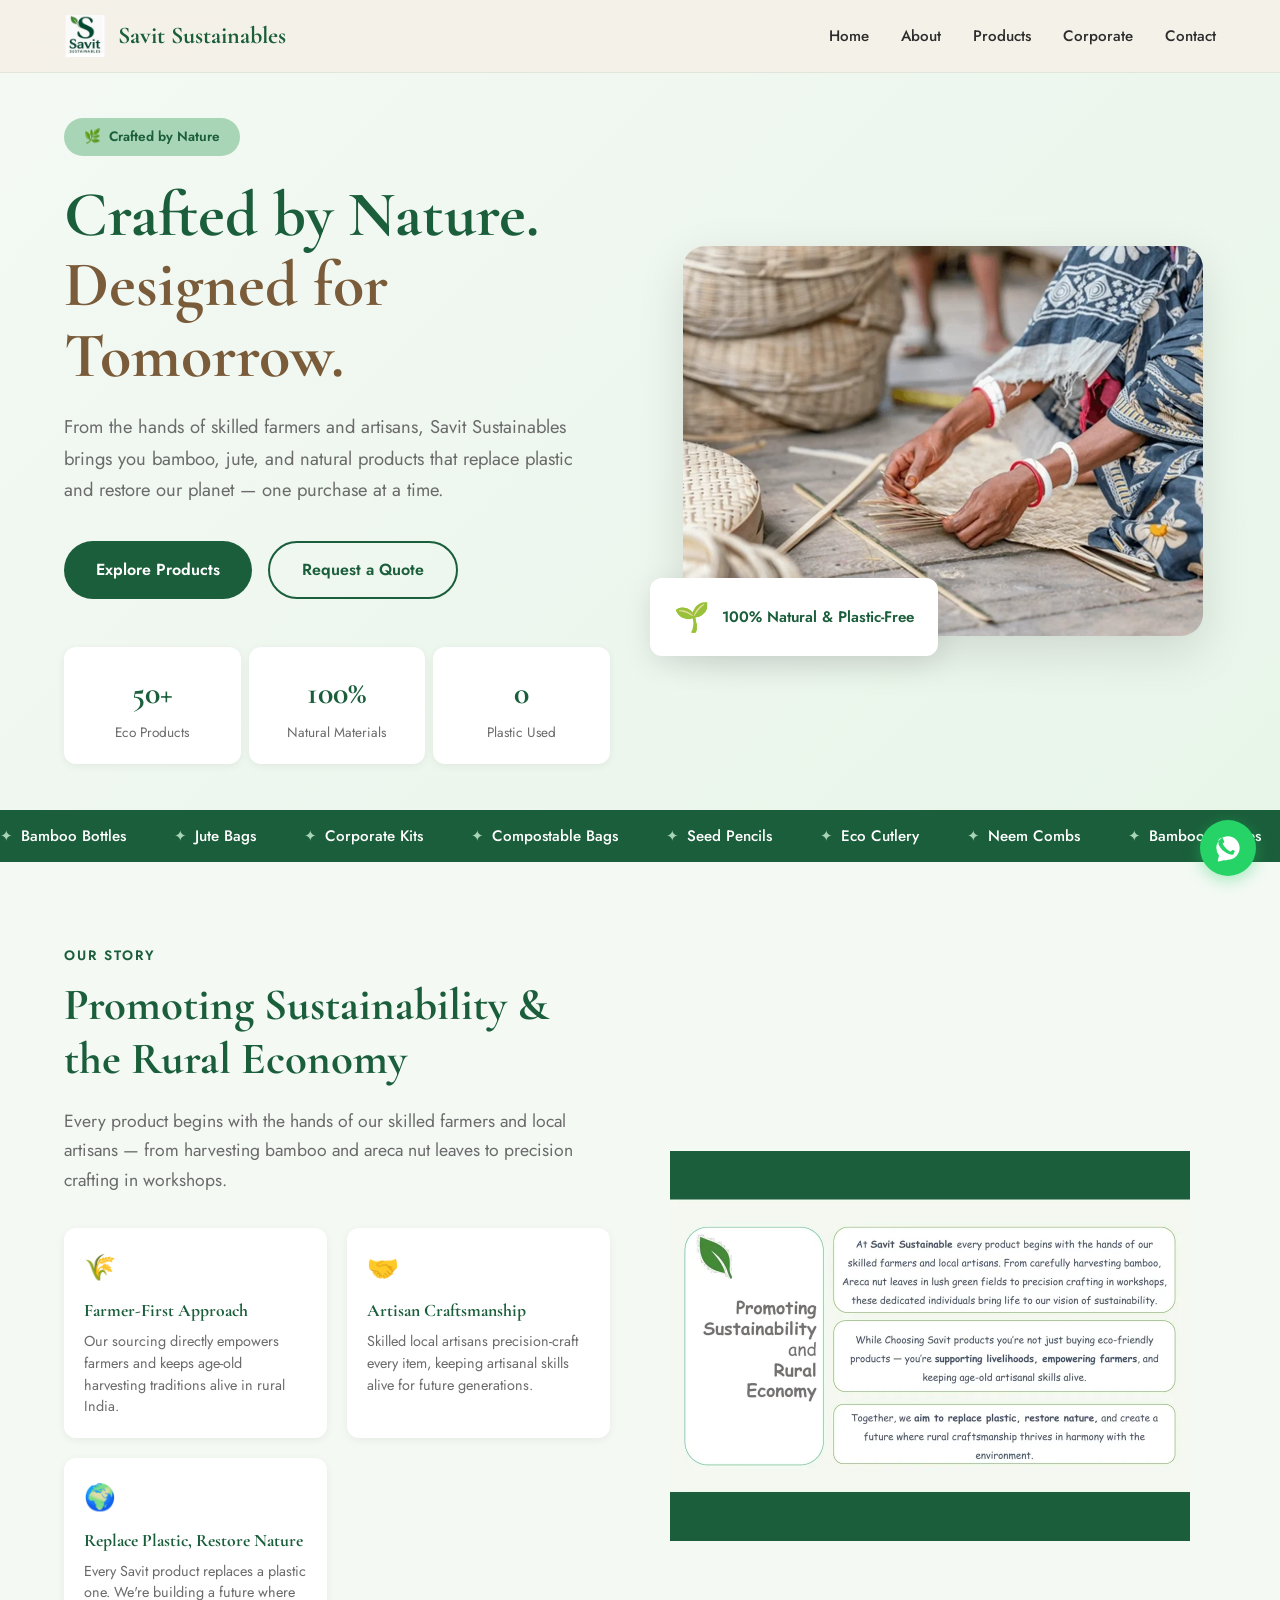
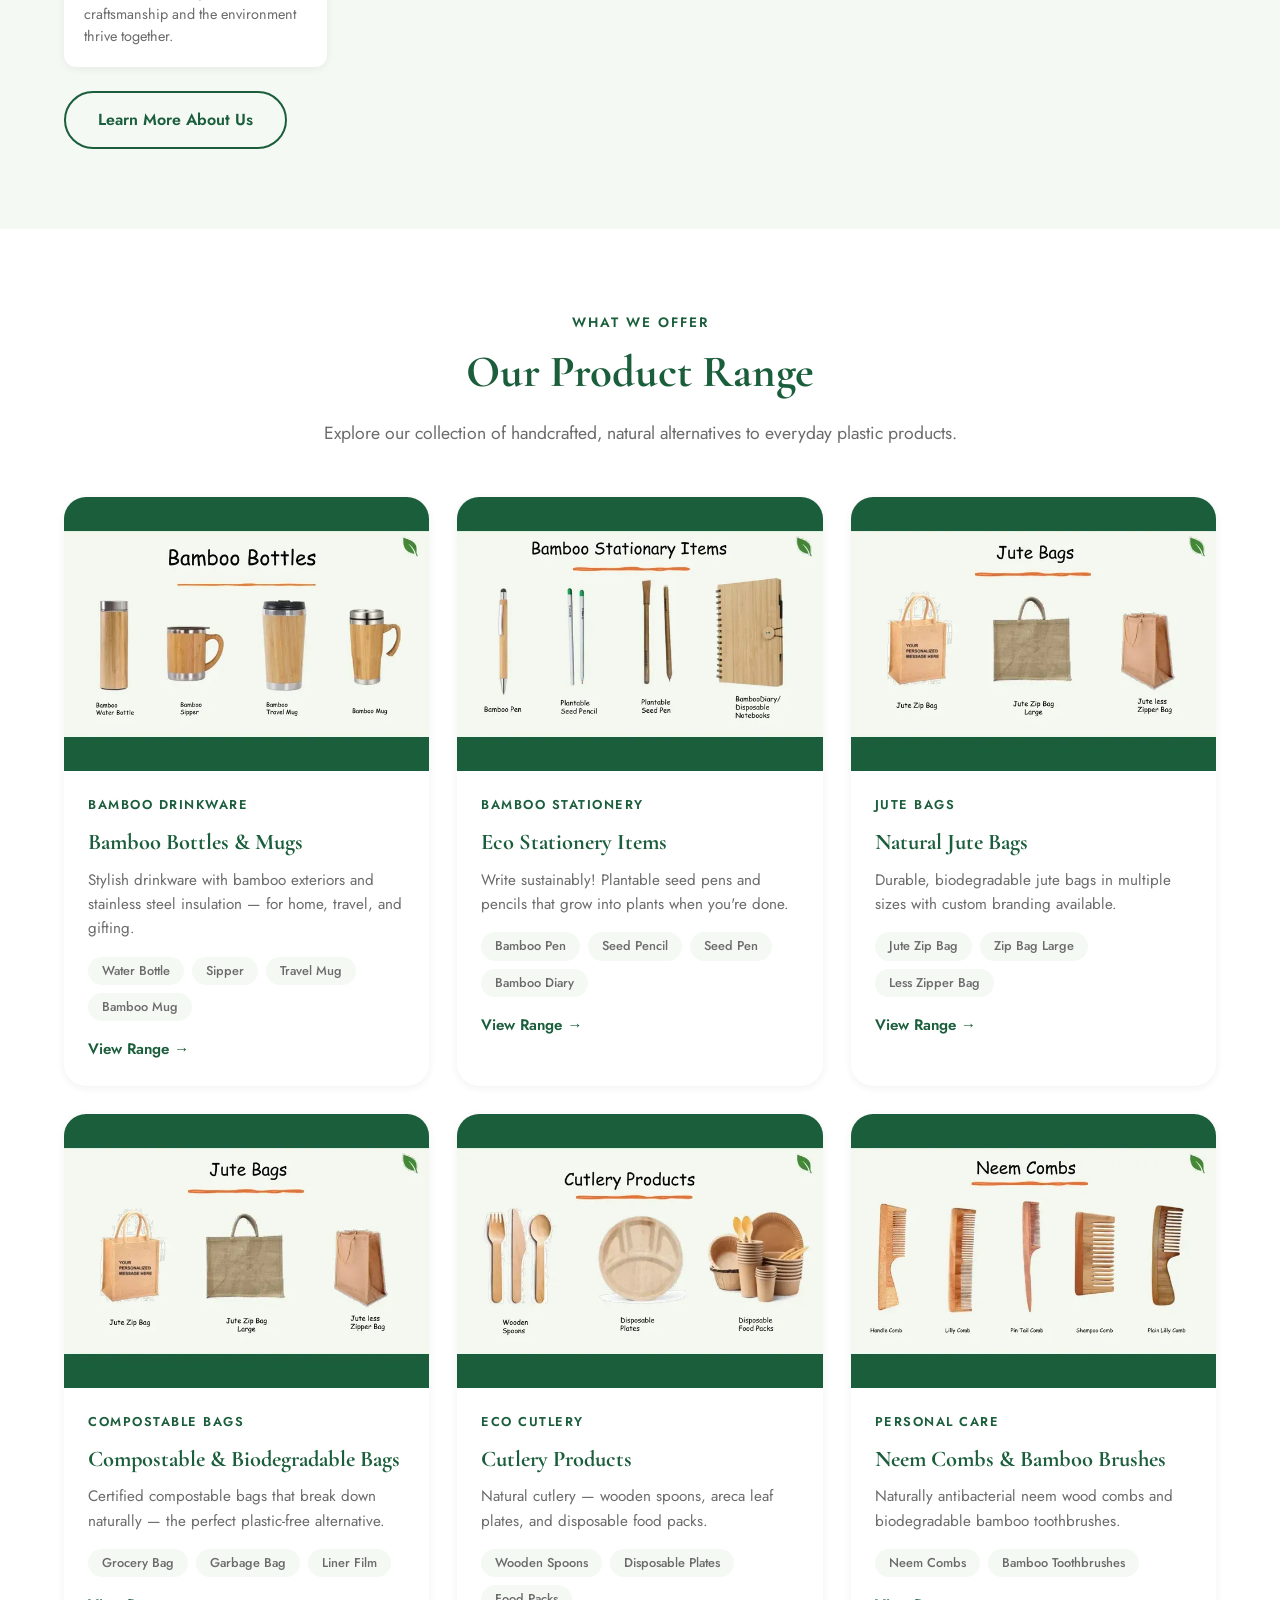
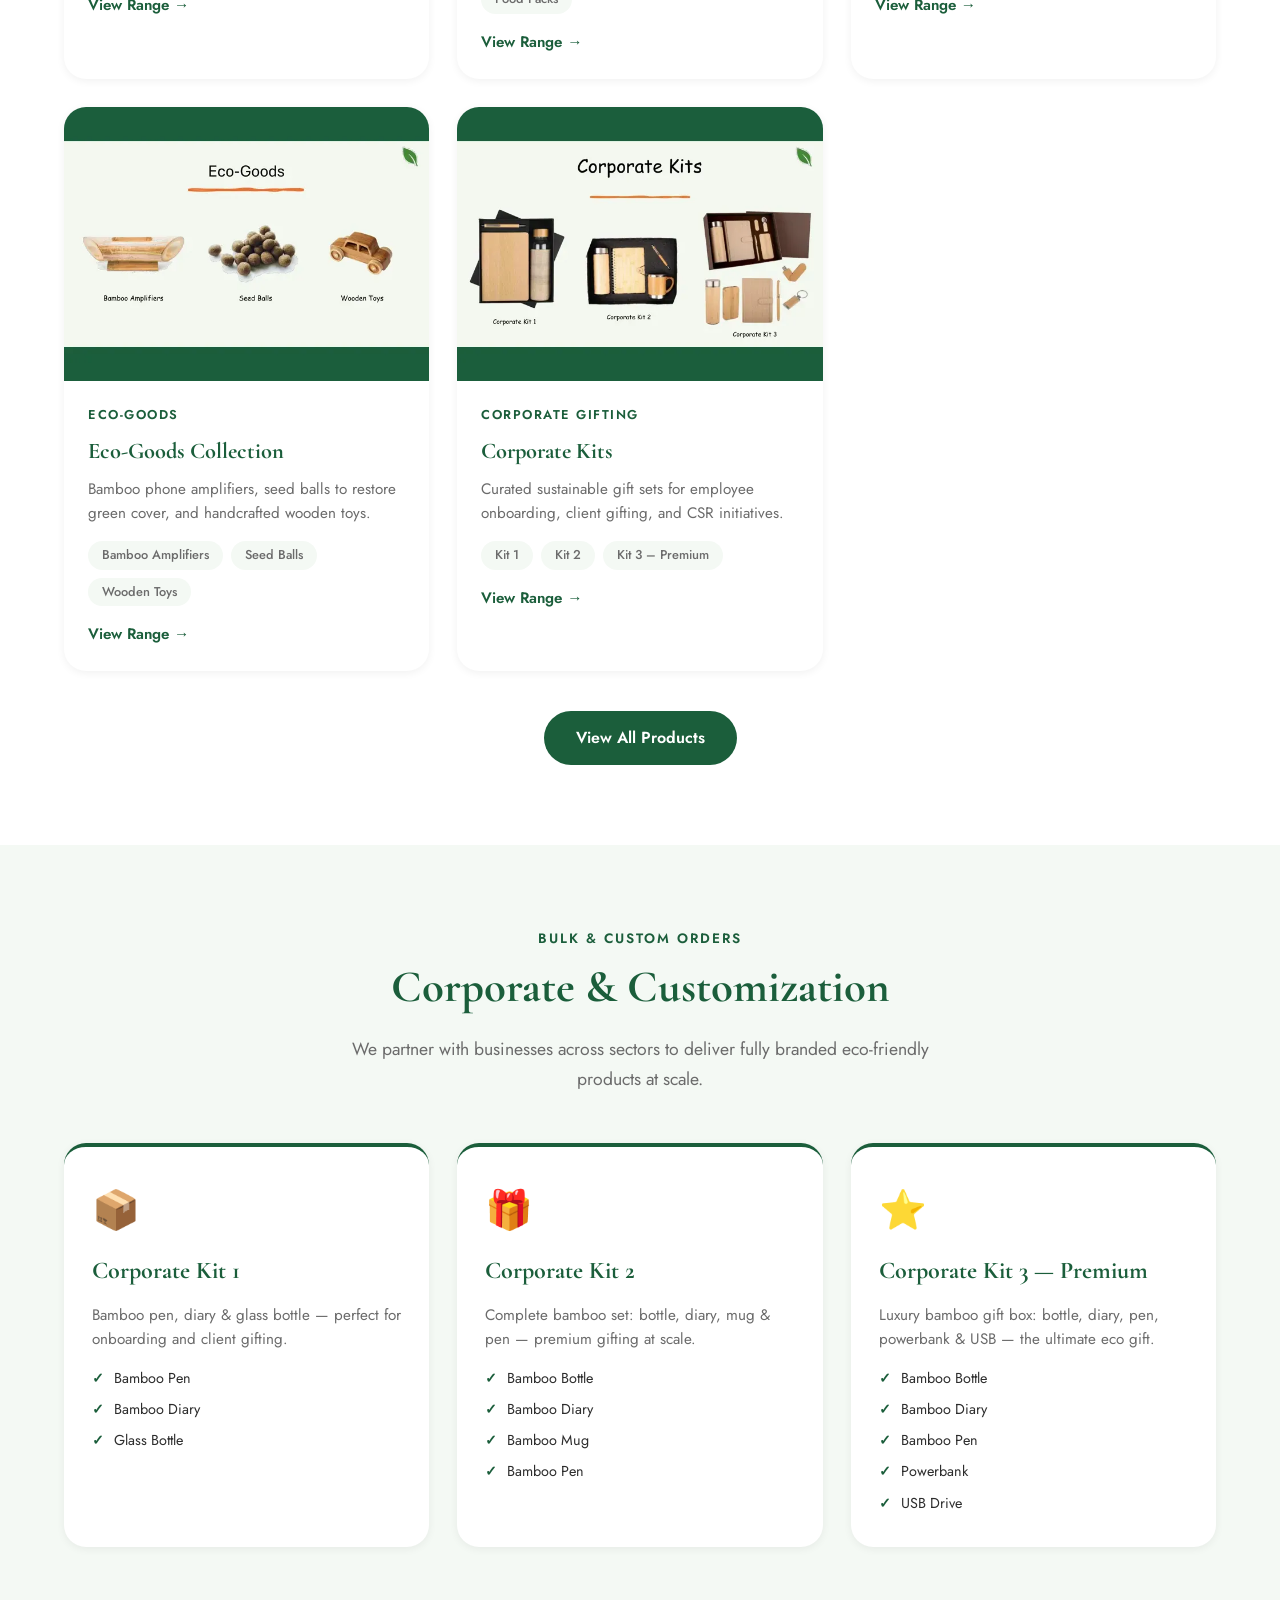
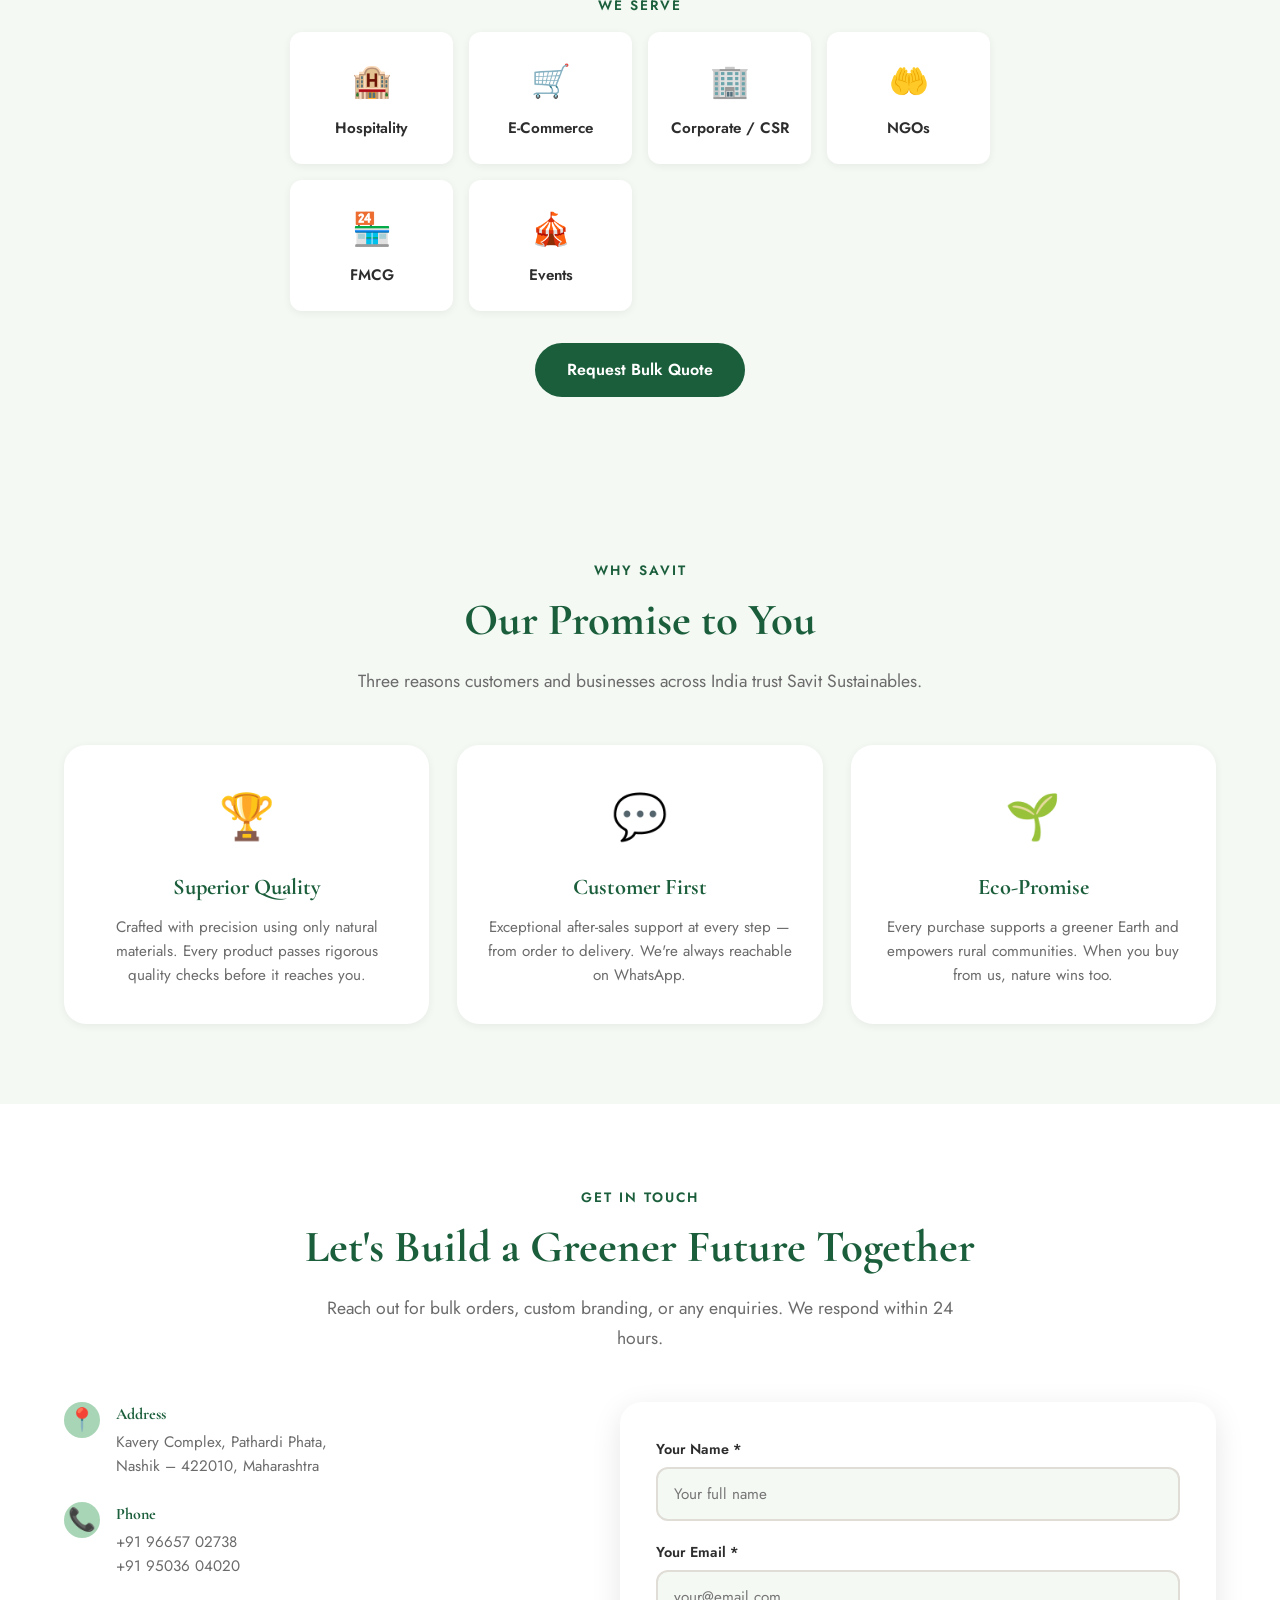
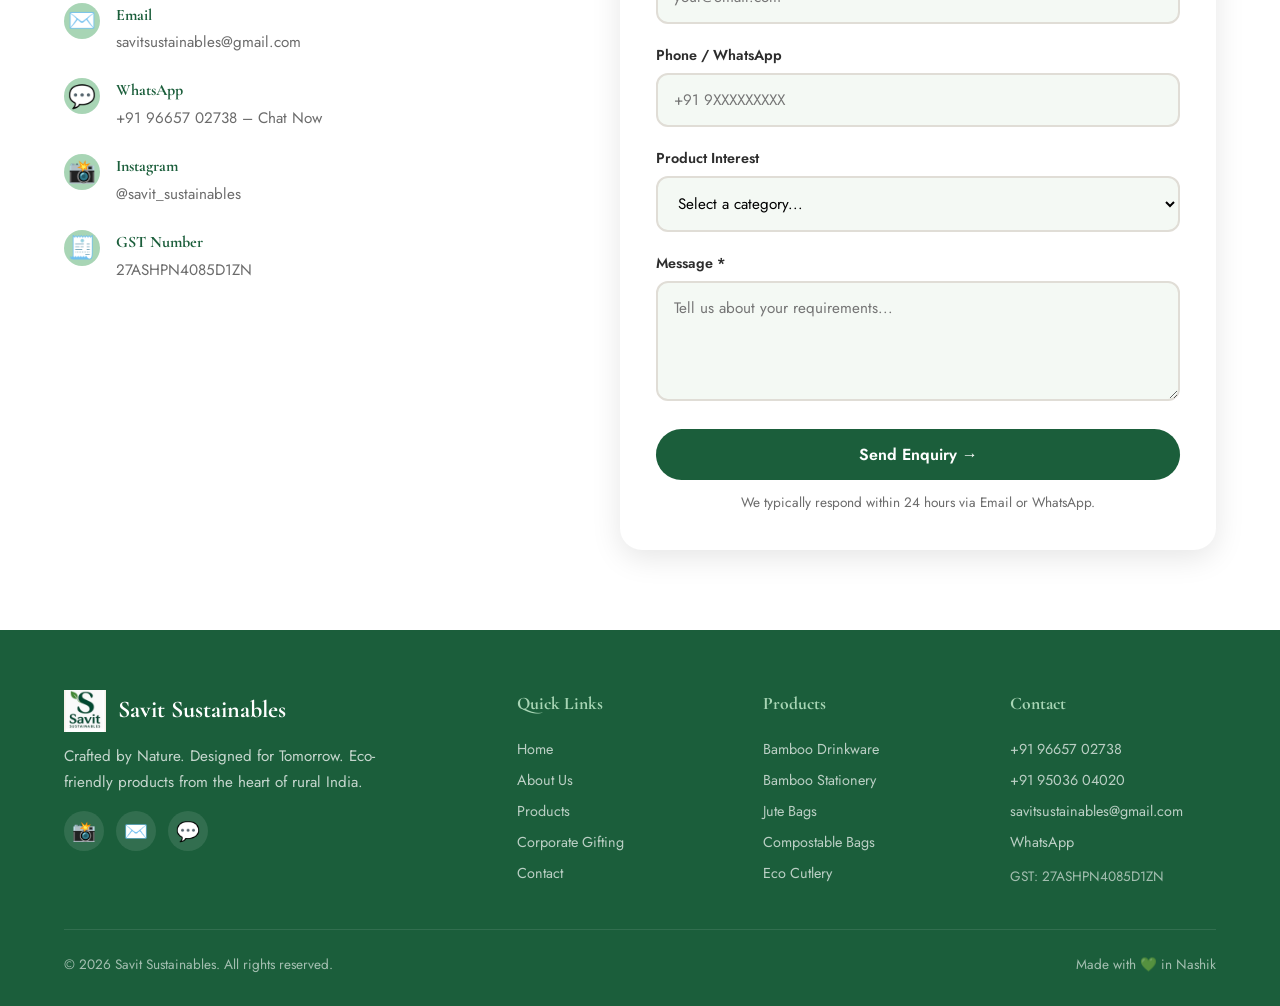
<file: index.html>
<!DOCTYPE html>
<html lang="en">
<head>
  <meta charset="UTF-8">
  <meta name="viewport" content="width=device-width, initial-scale=1.0">
  <title>Savit Sustainables – Eco-Friendly Products from Nashik, India</title>
  <meta name="description" content="Savit Sustainables is a Nashik-based manufacturer of bamboo bottles, jute bags, compostable products, and corporate eco-gifting solutions. Natural, plastic-free, rural-made.">
  <meta name="robots" content="index, follow">

  <!-- Open Graph -->
  <meta property="og:title" content="Savit Sustainables – Eco-Friendly Products">
  <meta property="og:description" content="Bamboo, jute & compostable products made by rural artisans in Nashik, India. Corporate gifting, bulk orders, plastic-free living.">
  <meta property="og:image" content="https://www.savitsustainables.com/images/og-image.webp">
  <meta property="og:url" content="https://www.savitsustainables.com">
  <meta property="og:type" content="website">
  <meta property="og:locale" content="en_IN">

  <!-- Twitter Card -->
  <meta name="twitter:card" content="summary_large_image">
  <meta name="twitter:title" content="Savit Sustainables – Eco-Friendly Products">
  <meta name="twitter:description" content="Bamboo, jute & compostable products from rural India. Corporate gifting & bulk orders.">
  <meta name="twitter:image" content="https://www.savitsustainables.com/images/og-image.webp">

  <!-- JSON-LD Structured Data -->
  <script type="application/ld+json">
  {
    "@context": "https://schema.org",
    "@type": "Organization",
    "name": "Savit Sustainables",
    "url": "https://www.savitsustainables.com",
    "logo": "https://www.savitsustainables.com/images/logo.webp",
    "description": "Nashik-based manufacturer of eco-friendly bamboo, jute and compostable products.",
    "contactPoint": {
      "@type": "ContactPoint",
      "telephone": "+91-9665702738",
      "contactType": "sales",
      "availableLanguage": ["English", "Hindi", "Marathi"]
    },
    "address": {
      "@type": "PostalAddress",
      "streetAddress": "Kavery Complex, Pathardi Phata",
      "addressLocality": "Nashik",
      "addressRegion": "Maharashtra",
      "postalCode": "422010",
      "addressCountry": "IN"
    },
    "sameAs": [
      "https://instagram.com/savit_sustainables"
    ]
  }
  </script>

  <link rel="preconnect" href="https://fonts.googleapis.com">
  <link rel="preconnect" href="https://fonts.gstatic.com" crossorigin>
  <link href="https://fonts.googleapis.com/css2?family=Cormorant+Garamond:wght@600;700&family=Jost:wght@400;500;600;700&display=swap" rel="stylesheet">
  <link rel="stylesheet" href="/css/style.css">
  <link rel="icon" type="image/svg+xml" href="/images/favicon.svg">
  <link rel="icon" type="image/x-icon" href="/images/favicon.ico">
</head>
<body>
  <!-- Navigation -->
  <nav class="navbar" role="navigation" aria-label="Main navigation">
    <div class="container">
      <a href="/" class="nav-logo" aria-label="Savit Sustainables Home">
        <img src="/images/logo.webp" alt="Savit Sustainables Logo" width="42" height="42">
        <span>Savit Sustainables</span>
      </a>
      <button class="nav-toggle" aria-label="Toggle navigation menu" aria-expanded="false">
        <span></span><span></span><span></span>
      </button>
      <ul class="nav-links" role="menubar">
        <li role="none"><a href="/" role="menuitem">Home</a></li>
        <li role="none"><a href="/about.html" role="menuitem">About</a></li>
        <li role="none"><a href="/products/" role="menuitem">Products</a></li>
        <li role="none"><a href="/corporate-gifting.html" role="menuitem">Corporate</a></li>
        <li role="none"><a href="/contact.html" role="menuitem">Contact</a></li>
      </ul>
    </div>
  </nav>

  <!-- Hero Section -->
  <section class="hero" aria-label="Hero">
    <div class="container">
      <div class="fade-up">
        <div class="hero-badge">
          <span>🌿</span> Crafted by Nature
        </div>
        <h1>Crafted by Nature.<br><span>Designed for Tomorrow.</span></h1>
        <p>From the hands of skilled farmers and artisans, Savit Sustainables brings you bamboo, jute, and natural products that replace plastic and restore our planet — one purchase at a time.</p>
        <div class="hero-actions">
          <a href="/products/" class="btn btn-primary">Explore Products</a>
          <a href="/contact.html" class="btn btn-outline">Request a Quote</a>
        </div>
        <div class="hero-stats">
          <div class="hero-stat">
            <div class="hero-stat-value">50+</div>
            <div class="hero-stat-label">Eco Products</div>
          </div>
          <div class="hero-stat">
            <div class="hero-stat-value">100%</div>
            <div class="hero-stat-label">Natural Materials</div>
          </div>
          <div class="hero-stat">
            <div class="hero-stat-value">0</div>
            <div class="hero-stat-label">Plastic Used</div>
          </div>
        </div>
      </div>
      <div class="hero-image fade-up">
        <img src="/images/hero-image.webp" alt="Savit Sustainables eco-friendly product collection" width="520" height="390" loading="eager">
        <div class="hero-image-float">
          <span class="hero-image-float-icon">🌱</span>
          <span class="hero-image-float-text">100% Natural &amp; Plastic-Free</span>
        </div>
      </div>
    </div>
  </section>

  <!-- Marquee Ticker -->
  <div class="marquee-wrapper" aria-hidden="true">
    <div class="marquee">
      <span class="marquee-item">Bamboo Bottles</span>
      <span class="marquee-item">Jute Bags</span>
      <span class="marquee-item">Corporate Kits</span>
      <span class="marquee-item">Compostable Bags</span>
      <span class="marquee-item">Seed Pencils</span>
      <span class="marquee-item">Eco Cutlery</span>
      <span class="marquee-item">Neem Combs</span>
      <span class="marquee-item">Bamboo Brushes</span>
      <span class="marquee-item">Bamboo Bottles</span>
      <span class="marquee-item">Jute Bags</span>
      <span class="marquee-item">Corporate Kits</span>
      <span class="marquee-item">Compostable Bags</span>
      <span class="marquee-item">Seed Pencils</span>
      <span class="marquee-item">Eco Cutlery</span>
      <span class="marquee-item">Neem Combs</span>
      <span class="marquee-item">Bamboo Brushes</span>
    </div>
  </div>

  <!-- About Section -->
  <section class="section" id="about" aria-labelledby="about-title">
    <div class="container">
      <div class="about-grid">
        <div class="fade-up">
          <span class="section-label">Our Story</span>
          <h2 class="section-title" id="about-title">Promoting Sustainability &amp; the Rural Economy</h2>
          <p class="section-desc" style="max-width:100%">Every product begins with the hands of our skilled farmers and local artisans — from harvesting bamboo and areca nut leaves to precision crafting in workshops.</p>
          <div class="about-values">
            <div class="value-card">
              <div class="value-card-icon">🌾</div>
              <h4>Farmer-First Approach</h4>
              <p>Our sourcing directly empowers farmers and keeps age-old harvesting traditions alive in rural India.</p>
            </div>
            <div class="value-card">
              <div class="value-card-icon">🤝</div>
              <h4>Artisan Craftsmanship</h4>
              <p>Skilled local artisans precision-craft every item, keeping artisanal skills alive for future generations.</p>
            </div>
            <div class="value-card">
              <div class="value-card-icon">🌍</div>
              <h4>Replace Plastic, Restore Nature</h4>
              <p>Every Savit product replaces a plastic one. We're building a future where craftsmanship and the environment thrive together.</p>
            </div>
          </div>
          <a href="/about.html" class="btn btn-outline" style="margin-top:24px">Learn More About Us</a>
        </div>
        <div class="fade-up">
          <img src="/images/about-image.webp" alt="Savit Sustainables artisans and eco-friendly products" width="520" height="390" loading="lazy">
        </div>
      </div>
    </div>
  </section>

  <!-- Products Section -->
  <section class="section bg-white" id="products" aria-labelledby="products-title">
    <div class="container">
      <div class="fade-up" style="text-align:center;margin-bottom:24px">
        <span class="section-label">What We Offer</span>
        <h2 class="section-title" id="products-title">Our Product Range</h2>
        <p class="section-desc" style="margin:0 auto">Explore our collection of handcrafted, natural alternatives to everyday plastic products.</p>
      </div>
      <div class="product-grid">
        <a href="/products/bamboo-drinkware.html" class="product-card fade-up">
          <img src="/images/products/bamboo-drinkware.webp" alt="Bamboo Bottles & Mugs" class="product-card-image" loading="lazy" width="320" height="240">
          <div class="product-card-body">
            <div class="product-card-category">Bamboo Drinkware</div>
            <h3 class="product-card-title">Bamboo Bottles &amp; Mugs</h3>
            <p class="product-card-desc">Stylish drinkware with bamboo exteriors and stainless steel insulation — for home, travel, and gifting.</p>
            <div class="product-card-items">
              <span class="product-card-tag">Water Bottle</span>
              <span class="product-card-tag">Sipper</span>
              <span class="product-card-tag">Travel Mug</span>
              <span class="product-card-tag">Bamboo Mug</span>
            </div>
            <span class="product-card-link">View Range →</span>
          </div>
        </a>
        <a href="/products/bamboo-stationery.html" class="product-card fade-up">
          <img src="/images/products/bamboo-stationery.webp" alt="Eco Stationery Items" class="product-card-image" loading="lazy" width="320" height="240">
          <div class="product-card-body">
            <div class="product-card-category">Bamboo Stationery</div>
            <h3 class="product-card-title">Eco Stationery Items</h3>
            <p class="product-card-desc">Write sustainably! Plantable seed pens and pencils that grow into plants when you're done.</p>
            <div class="product-card-items">
              <span class="product-card-tag">Bamboo Pen</span>
              <span class="product-card-tag">Seed Pencil</span>
              <span class="product-card-tag">Seed Pen</span>
              <span class="product-card-tag">Bamboo Diary</span>
            </div>
            <span class="product-card-link">View Range →</span>
          </div>
        </a>
        <a href="/products/jute-bags.html" class="product-card fade-up">
          <img src="/images/products/jute-bags.webp" alt="Natural Jute Bags" class="product-card-image" loading="lazy" width="320" height="240">
          <div class="product-card-body">
            <div class="product-card-category">Jute Bags</div>
            <h3 class="product-card-title">Natural Jute Bags</h3>
            <p class="product-card-desc">Durable, biodegradable jute bags in multiple sizes with custom branding available.</p>
            <div class="product-card-items">
              <span class="product-card-tag">Jute Zip Bag</span>
              <span class="product-card-tag">Zip Bag Large</span>
              <span class="product-card-tag">Less Zipper Bag</span>
            </div>
            <span class="product-card-link">View Range →</span>
          </div>
        </a>
        <a href="/products/compostable-bags.html" class="product-card fade-up">
          <img src="/images/products/compostable-bags.webp" alt="Compostable & Biodegradable Bags" class="product-card-image" loading="lazy" width="320" height="240">
          <div class="product-card-body">
            <div class="product-card-category">Compostable Bags</div>
            <h3 class="product-card-title">Compostable &amp; Biodegradable Bags</h3>
            <p class="product-card-desc">Certified compostable bags that break down naturally — the perfect plastic-free alternative.</p>
            <div class="product-card-items">
              <span class="product-card-tag">Grocery Bag</span>
              <span class="product-card-tag">Garbage Bag</span>
              <span class="product-card-tag">Liner Film</span>
            </div>
            <span class="product-card-link">View Range →</span>
          </div>
        </a>
        <a href="/products/eco-cutlery.html" class="product-card fade-up">
          <img src="/images/products/eco-cutlery.webp" alt="Cutlery Products" class="product-card-image" loading="lazy" width="320" height="240">
          <div class="product-card-body">
            <div class="product-card-category">Eco Cutlery</div>
            <h3 class="product-card-title">Cutlery Products</h3>
            <p class="product-card-desc">Natural cutlery — wooden spoons, areca leaf plates, and disposable food packs.</p>
            <div class="product-card-items">
              <span class="product-card-tag">Wooden Spoons</span>
              <span class="product-card-tag">Disposable Plates</span>
              <span class="product-card-tag">Food Packs</span>
            </div>
            <span class="product-card-link">View Range →</span>
          </div>
        </a>
        <a href="/products/personal-care.html" class="product-card fade-up">
          <img src="/images/products/personal-care.webp" alt="Personal Care Products" class="product-card-image" loading="lazy" width="320" height="240">
          <div class="product-card-body">
            <div class="product-card-category">Personal Care</div>
            <h3 class="product-card-title">Neem Combs &amp; Bamboo Brushes</h3>
            <p class="product-card-desc">Naturally antibacterial neem wood combs and biodegradable bamboo toothbrushes.</p>
            <div class="product-card-items">
              <span class="product-card-tag">Neem Combs</span>
              <span class="product-card-tag">Bamboo Toothbrushes</span>
            </div>
            <span class="product-card-link">View Range →</span>
          </div>
        </a>
        <a href="/products/eco-goods.html" class="product-card fade-up">
          <img src="/images/products/eco-goods.webp" alt="Eco-Goods Collection" class="product-card-image" loading="lazy" width="320" height="240">
          <div class="product-card-body">
            <div class="product-card-category">Eco-Goods</div>
            <h3 class="product-card-title">Eco-Goods Collection</h3>
            <p class="product-card-desc">Bamboo phone amplifiers, seed balls to restore green cover, and handcrafted wooden toys.</p>
            <div class="product-card-items">
              <span class="product-card-tag">Bamboo Amplifiers</span>
              <span class="product-card-tag">Seed Balls</span>
              <span class="product-card-tag">Wooden Toys</span>
            </div>
            <span class="product-card-link">View Range →</span>
          </div>
        </a>
        <a href="/corporate-gifting.html" class="product-card fade-up">
          <img src="/images/products/corporate-kits.webp" alt="Corporate Kits" class="product-card-image" loading="lazy" width="320" height="240">
          <div class="product-card-body">
            <div class="product-card-category">Corporate Gifting</div>
            <h3 class="product-card-title">Corporate Kits</h3>
            <p class="product-card-desc">Curated sustainable gift sets for employee onboarding, client gifting, and CSR initiatives.</p>
            <div class="product-card-items">
              <span class="product-card-tag">Kit 1</span>
              <span class="product-card-tag">Kit 2</span>
              <span class="product-card-tag">Kit 3 – Premium</span>
            </div>
            <span class="product-card-link">View Range →</span>
          </div>
        </a>
      </div>
      <div class="fade-up" style="text-align:center;margin-top:40px">
        <a href="/products/" class="btn btn-primary">View All Products</a>
      </div>
    </div>
  </section>

  <!-- Corporate Section -->
  <section class="section bg-cream" id="corporate" aria-labelledby="corporate-title">
    <div class="container">
      <div class="fade-up" style="text-align:center;margin-bottom:24px">
        <span class="section-label">Bulk &amp; Custom Orders</span>
        <h2 class="section-title" id="corporate-title">Corporate &amp; Customization</h2>
        <p class="section-desc" style="margin:0 auto">We partner with businesses across sectors to deliver fully branded eco-friendly products at scale.</p>
      </div>
      <div class="kits-grid">
        <div class="kit-card fade-up">
          <div class="kit-card-body">
            <div class="kit-card-icon">📦</div>
            <h3>Corporate Kit 1</h3>
            <p>Bamboo pen, diary &amp; glass bottle — perfect for onboarding and client gifting.</p>
            <div class="kit-items">
              <span class="kit-item">Bamboo Pen</span>
              <span class="kit-item">Bamboo Diary</span>
              <span class="kit-item">Glass Bottle</span>
            </div>
          </div>
        </div>
        <div class="kit-card fade-up">
          <div class="kit-card-body">
            <div class="kit-card-icon">🎁</div>
            <h3>Corporate Kit 2</h3>
            <p>Complete bamboo set: bottle, diary, mug &amp; pen — premium gifting at scale.</p>
            <div class="kit-items">
              <span class="kit-item">Bamboo Bottle</span>
              <span class="kit-item">Bamboo Diary</span>
              <span class="kit-item">Bamboo Mug</span>
              <span class="kit-item">Bamboo Pen</span>
            </div>
          </div>
        </div>
        <div class="kit-card fade-up">
          <div class="kit-card-body">
            <div class="kit-card-icon">⭐</div>
            <h3>Corporate Kit 3 — Premium</h3>
            <p>Luxury bamboo gift box: bottle, diary, pen, powerbank &amp; USB — the ultimate eco gift.</p>
            <div class="kit-items">
              <span class="kit-item">Bamboo Bottle</span>
              <span class="kit-item">Bamboo Diary</span>
              <span class="kit-item">Bamboo Pen</span>
              <span class="kit-item">Powerbank</span>
              <span class="kit-item">USB Drive</span>
            </div>
          </div>
        </div>
      </div>
      <div style="text-align:center;margin-top:48px" class="fade-up">
        <span class="section-label" style="display:block;margin-bottom:16px">We Serve</span>
        <div class="industries-grid" style="max-width:700px;margin:0 auto">
          <div class="industry-card"><div class="industry-icon">🏨</div><div class="industry-name">Hospitality</div></div>
          <div class="industry-card"><div class="industry-icon">🛒</div><div class="industry-name">E-Commerce</div></div>
          <div class="industry-card"><div class="industry-icon">🏢</div><div class="industry-name">Corporate / CSR</div></div>
          <div class="industry-card"><div class="industry-icon">🤲</div><div class="industry-name">NGOs</div></div>
          <div class="industry-card"><div class="industry-icon">🏪</div><div class="industry-name">FMCG</div></div>
          <div class="industry-card"><div class="industry-icon">🎪</div><div class="industry-name">Events</div></div>
        </div>
        <a href="/contact.html" class="btn btn-primary" style="margin-top:32px">Request Bulk Quote</a>
      </div>
    </div>
  </section>

  <!-- Why Us Section -->
  <section class="section" id="why-us" aria-labelledby="why-title">
    <div class="container">
      <div class="fade-up" style="text-align:center;margin-bottom:24px">
        <span class="section-label">Why Savit</span>
        <h2 class="section-title" id="why-title">Our Promise to You</h2>
        <p class="section-desc" style="margin:0 auto">Three reasons customers and businesses across India trust Savit Sustainables.</p>
      </div>
      <div class="features-grid">
        <div class="feature-card fade-up">
          <div class="feature-icon">🏆</div>
          <h3>Superior Quality</h3>
          <p>Crafted with precision using only natural materials. Every product passes rigorous quality checks before it reaches you.</p>
        </div>
        <div class="feature-card fade-up">
          <div class="feature-icon">💬</div>
          <h3>Customer First</h3>
          <p>Exceptional after-sales support at every step — from order to delivery. We're always reachable on WhatsApp.</p>
        </div>
        <div class="feature-card fade-up">
          <div class="feature-icon">🌱</div>
          <h3>Eco-Promise</h3>
          <p>Every purchase supports a greener Earth and empowers rural communities. When you buy from us, nature wins too.</p>
        </div>
      </div>
    </div>
  </section>

  <!-- Contact Section -->
  <section class="section bg-white" id="contact" aria-labelledby="contact-title">
    <div class="container">
      <div class="fade-up" style="text-align:center;margin-bottom:48px">
        <span class="section-label">Get in Touch</span>
        <h2 class="section-title" id="contact-title">Let's Build a Greener Future Together</h2>
        <p class="section-desc" style="margin:0 auto">Reach out for bulk orders, custom branding, or any enquiries. We respond within 24 hours.</p>
      </div>
      <div class="contact-grid">
        <div class="contact-info fade-up">
          <div class="contact-item">
            <span class="contact-item-icon">📍</span>
            <div>
              <h4>Address</h4>
              <p>Kavery Complex, Pathardi Phata,<br>Nashik – 422010, Maharashtra</p>
            </div>
          </div>
          <div class="contact-item">
            <span class="contact-item-icon">📞</span>
            <div>
              <h4>Phone</h4>
              <p><a href="tel:+919665702738">+91 96657 02738</a><br><a href="tel:+919503604020">+91 95036 04020</a></p>
            </div>
          </div>
          <div class="contact-item">
            <span class="contact-item-icon">✉️</span>
            <div>
              <h4>Email</h4>
              <p><a href="mailto:savitsustainables@gmail.com">savitsustainables@gmail.com</a></p>
            </div>
          </div>
          <div class="contact-item">
            <span class="contact-item-icon">💬</span>
            <div>
              <h4>WhatsApp</h4>
              <p><a href="https://wa.me/919665702738" target="_blank" rel="noopener">+91 96657 02738 – Chat Now</a></p>
            </div>
          </div>
          <div class="contact-item">
            <span class="contact-item-icon">📸</span>
            <div>
              <h4>Instagram</h4>
              <p><a href="https://instagram.com/savit_sustainables" target="_blank" rel="noopener">@savit_sustainables</a></p>
            </div>
          </div>
          <div class="contact-item">
            <span class="contact-item-icon">🧾</span>
            <div>
              <h4>GST Number</h4>
              <p>27ASHPN4085D1ZN</p>
            </div>
          </div>
        </div>
        <div class="contact-form-card fade-up">
          <form id="contactForm" name="contact" method="POST" data-netlify="true" netlify-honeypot="bot-field">
            <input type="hidden" name="form-name" value="contact">
            <p style="display:none" aria-hidden="true">
              <label>Don't fill this out if you're human: <input name="bot-field"></label>
            </p>
            <div class="form-group">
              <label for="name">Your Name *</label>
              <input type="text" id="name" name="name" required aria-required="true" placeholder="Your full name">
            </div>
            <div class="form-group">
              <label for="email">Your Email *</label>
              <input type="email" id="email" name="email" required aria-required="true" placeholder="your@email.com">
            </div>
            <div class="form-group">
              <label for="phone">Phone / WhatsApp</label>
              <input type="tel" id="phone" name="phone" placeholder="+91 9XXXXXXXXX">
            </div>
            <div class="form-group">
              <label for="product-interest">Product Interest</label>
              <select id="product-interest" name="product-interest">
                <option value="">Select a category...</option>
                <option value="Bamboo Drinkware">Bamboo Bottles &amp; Mugs</option>
                <option value="Bamboo Stationery">Bamboo Stationery</option>
                <option value="Jute Bags">Jute Bags</option>
                <option value="Compostable Bags">Compostable Bags</option>
                <option value="Corporate Kits">Corporate Kits</option>
                <option value="Eco Cutlery">Eco Cutlery</option>
                <option value="Personal Care">Neem Combs &amp; Bamboo Brushes</option>
                <option value="Eco-Goods">Eco-Goods</option>
                <option value="Custom">Custom / Bulk Order</option>
              </select>
            </div>
            <div class="form-group">
              <label for="message">Message *</label>
              <textarea id="message" name="message" required aria-required="true" placeholder="Tell us about your requirements..."></textarea>
            </div>
            <button type="submit" class="btn btn-primary" style="width:100%;justify-content:center">Send Enquiry →</button>
            <p style="font-size:0.85rem;color:var(--text-muted);margin-top:12px;text-align:center">We typically respond within 24 hours via Email or WhatsApp.</p>
            <div class="form-success" id="formSuccess">✅ Thank you! Your enquiry has been sent. We'll get back to you shortly.</div>
          </form>
        </div>
      </div>
    </div>
  </section>

  <!-- Footer -->
  <footer class="footer" role="contentinfo">
    <div class="container">
      <div class="footer-grid">
        <div class="footer-brand">
          <a href="/" class="nav-logo" style="color:var(--white)">
            <img src="/images/logo.webp" alt="Savit Sustainables" width="42" height="42" loading="lazy">
            <span>Savit Sustainables</span>
          </a>
          <p>Crafted by Nature. Designed for Tomorrow. Eco-friendly products from the heart of rural India.</p>
          <div class="footer-social">
            <a href="https://instagram.com/savit_sustainables" target="_blank" rel="noopener" aria-label="Instagram">📸</a>
            <a href="mailto:savitsustainables@gmail.com" aria-label="Email">✉️</a>
            <a href="https://wa.me/919665702738" target="_blank" rel="noopener" aria-label="WhatsApp">💬</a>
          </div>
        </div>
        <div class="footer-links">
          <h4>Quick Links</h4>
          <a href="/">Home</a>
          <a href="/about.html">About Us</a>
          <a href="/products/">Products</a>
          <a href="/corporate-gifting.html">Corporate Gifting</a>
          <a href="/contact.html">Contact</a>
        </div>
        <div class="footer-links">
          <h4>Products</h4>
          <a href="/products/bamboo-drinkware.html">Bamboo Drinkware</a>
          <a href="/products/bamboo-stationery.html">Bamboo Stationery</a>
          <a href="/products/jute-bags.html">Jute Bags</a>
          <a href="/products/compostable-bags.html">Compostable Bags</a>
          <a href="/products/eco-cutlery.html">Eco Cutlery</a>
        </div>
        <div class="footer-links">
          <h4>Contact</h4>
          <a href="tel:+919665702738">+91 96657 02738</a>
          <a href="tel:+919503604020">+91 95036 04020</a>
          <a href="mailto:savitsustainables@gmail.com">savitsustainables@gmail.com</a>
          <a href="https://wa.me/919665702738" target="_blank" rel="noopener">WhatsApp</a>
          <p style="color:rgba(255,255,255,0.6);font-size:0.85rem;margin-top:8px">GST: 27ASHPN4085D1ZN</p>
        </div>
      </div>
      <div class="footer-bottom">
        <span>&copy; <span id="year">2025</span> Savit Sustainables. All rights reserved.</span>
        <span>Made with 💚 in Nashik</span>
      </div>
    </div>
  </footer>

  <!-- WhatsApp Floating Button -->
  <a href="https://wa.me/919665702738?text=Hi%20Savit%20Sustainables!%20I%20am%20interested%20in%20your%20eco-friendly%20products." class="whatsapp-float" target="_blank" rel="noopener" aria-label="Chat on WhatsApp">
    <img src="data:image/svg+xml,%3Csvg xmlns='http://www.w3.org/2000/svg' viewBox='0 0 24 24' fill='white'%3E%3Cpath d='M17.472 14.382a.702.702 0 0 1 .352.355c.012.024.012.049 0 .073a11.91 11.91 0 0 0-.938 2.168 1.176 1.176 0 0 1-1.172.854 23.268 23.268 0 0 1-4.586-1.413 24.6 24.6 0 0 1-4.242-2.93 24.595 24.595 0 0 1-2.93-4.242A23.265 23.265 0 0 1 3.87 5.257a1.176 1.176 0 0 1 .854-1.172 11.91 11.91 0 0 1 2.168-.938.12.12 0 0 1 .073 0 .702.702 0 0 1 .355.352c.457.906.91 1.814 1.36 2.724a.702.702 0 0 1-.078.742 38.963 38.963 0 0 1-1.055 1.207.42.42 0 0 0-.094.484 17.066 17.066 0 0 0 2.754 3.622 17.06 17.06 0 0 0 3.621 2.754.42.42 0 0 0 .484-.094l1.207-1.055a.702.702 0 0 1 .742-.078c.91.45 1.818.903 2.724 1.36zM12 2C6.477 2 2 6.477 2 12a9.959 9.959 0 0 0 2.355 6.422l-1.135 4.258a.703.703 0 0 0 .88.88l4.254-1.14A9.96 9.96 0 0 0 12 22c5.523 0 10-4.477 10-10S17.523 2 12 2z'/%3E%3C/svg%3E" alt="WhatsApp" width="28" height="28">
  </a>

  <script src="/js/script.js"></script>
</body>
</html>
</file>
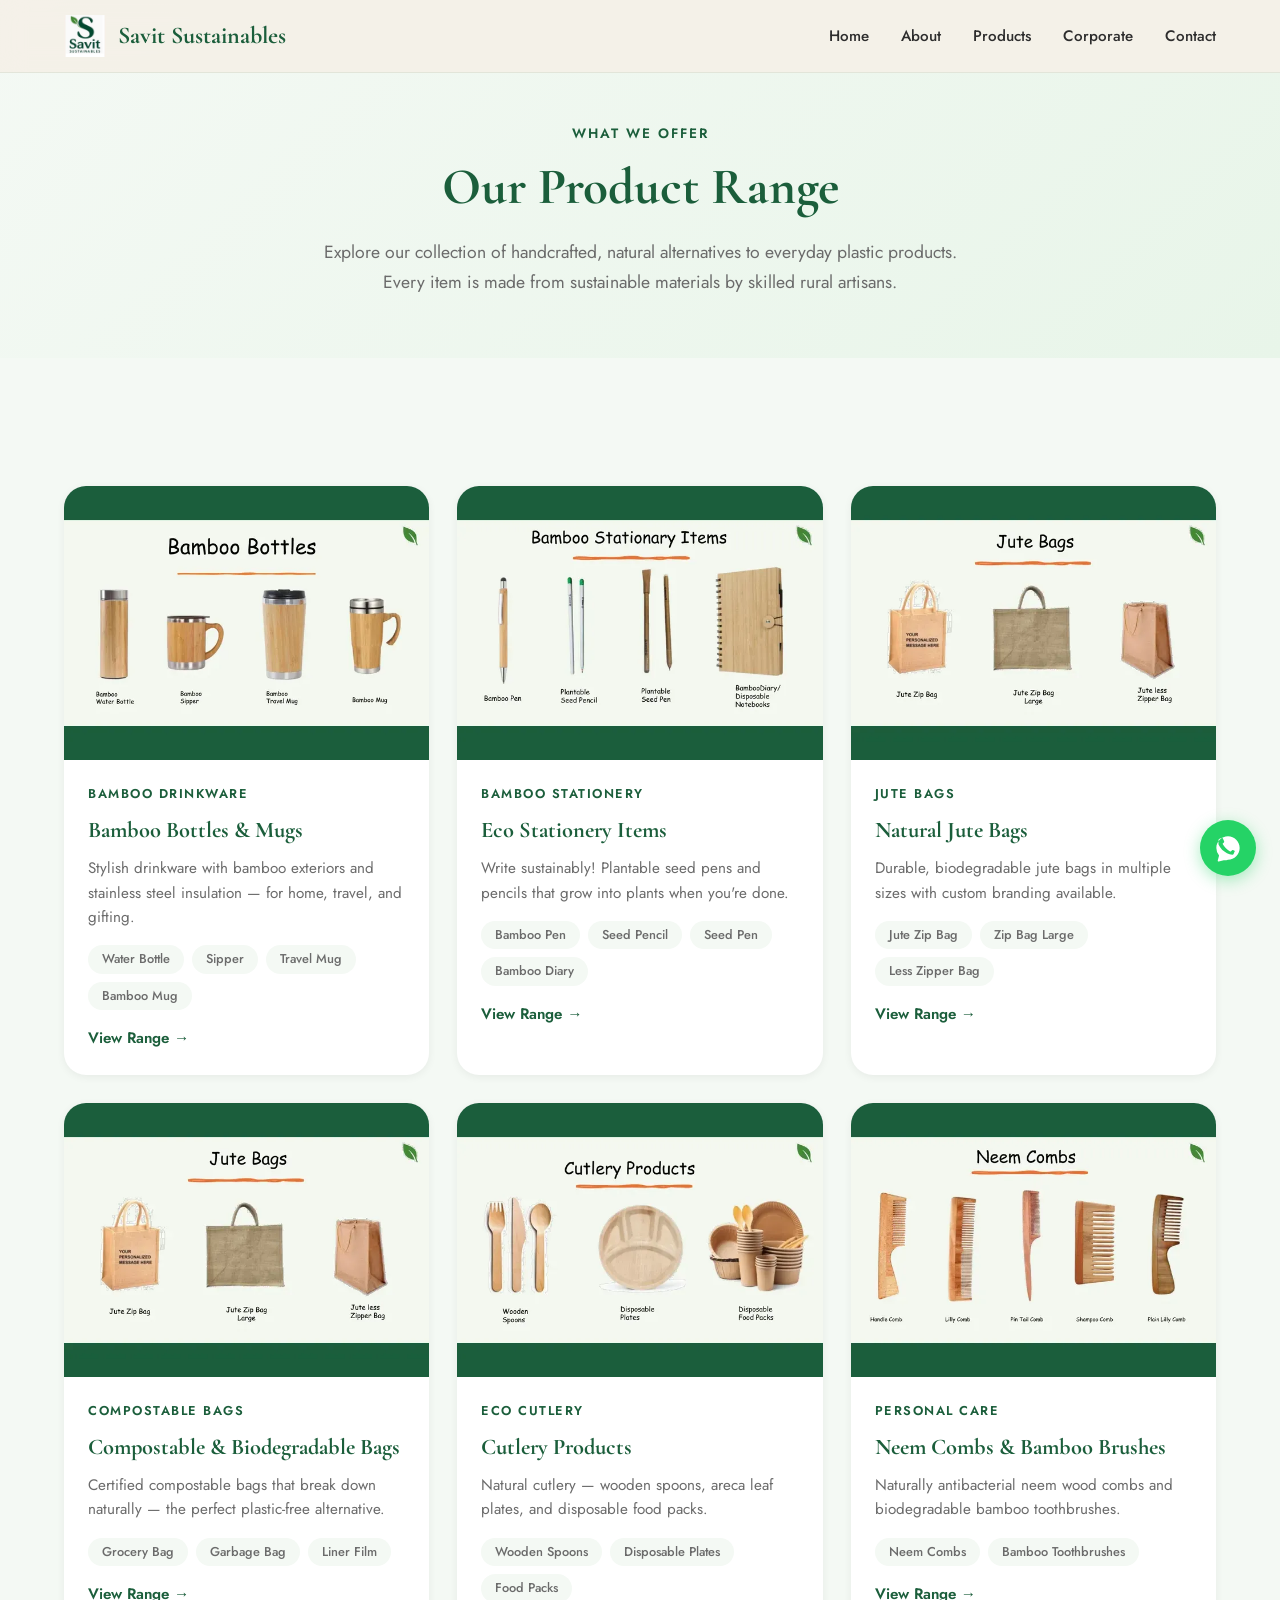
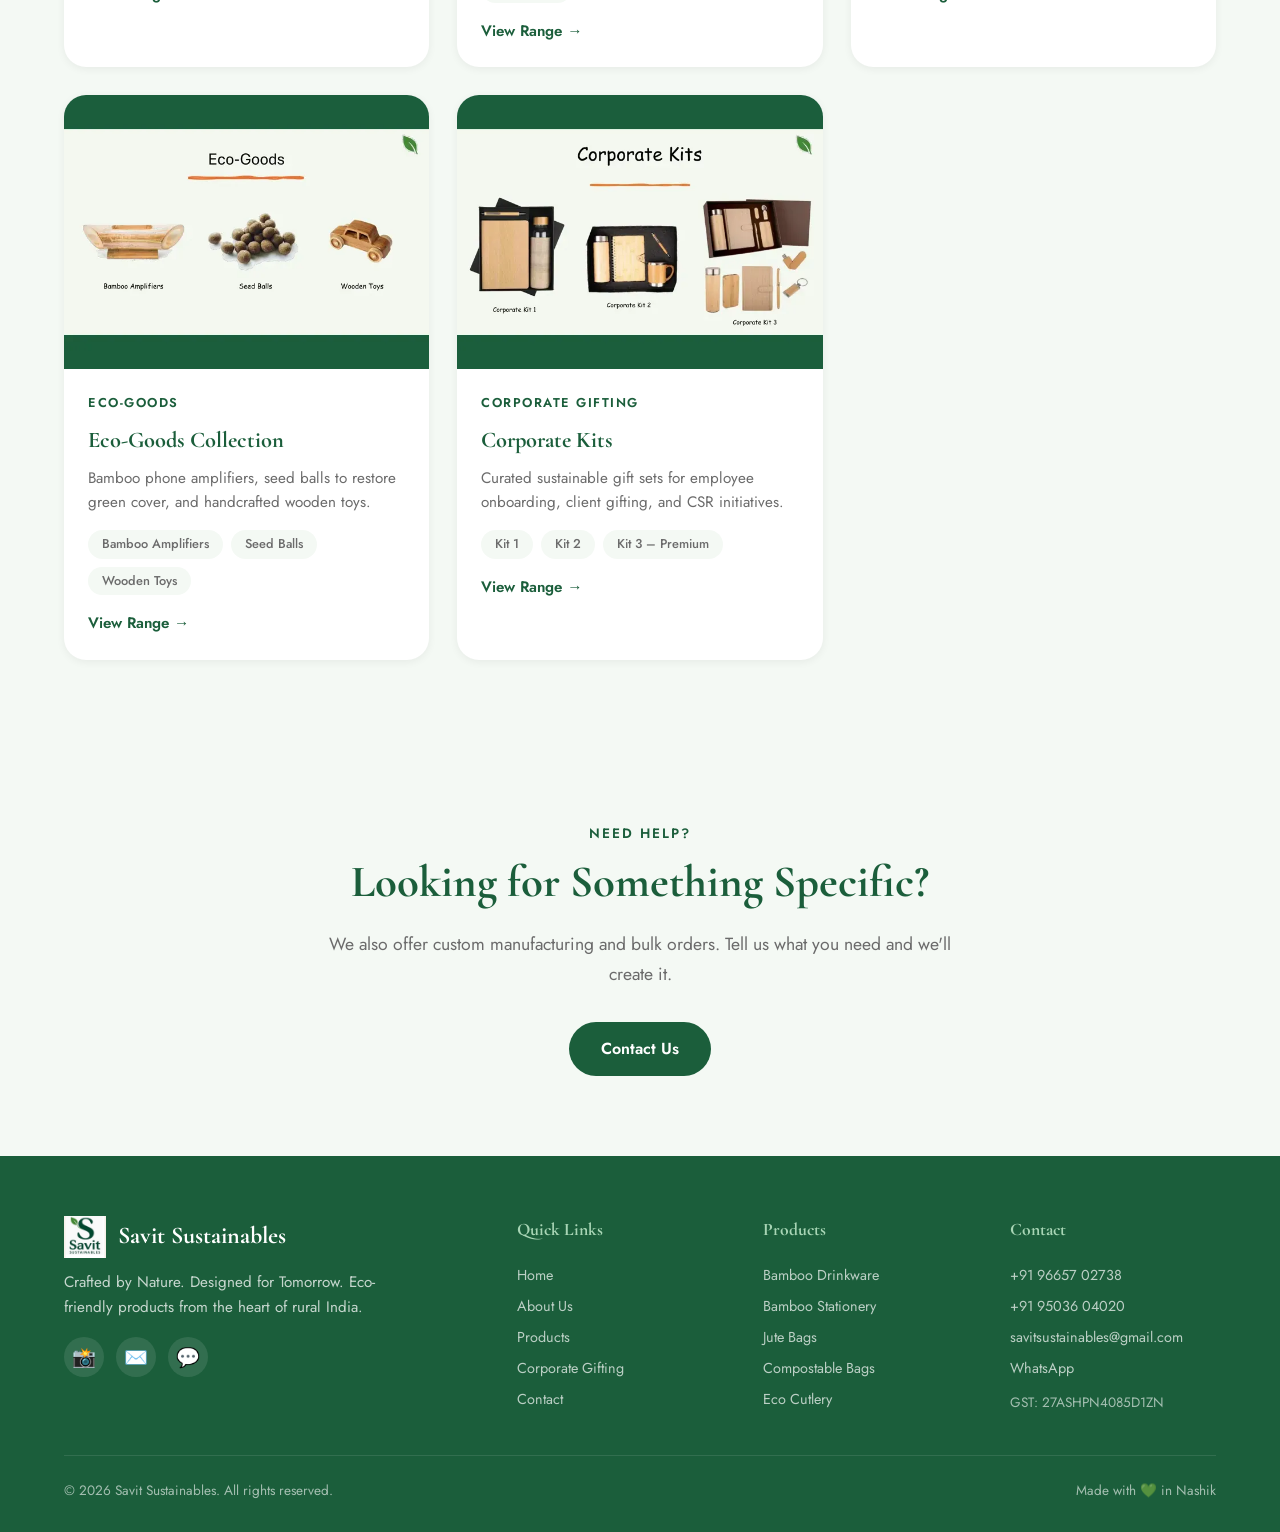
<file: products/index.html>
<!DOCTYPE html>
<html lang="en">
<head>
  <meta charset="UTF-8">
  <meta name="viewport" content="width=device-width, initial-scale=1.0">
  <title>All Products – Savit Sustainables | Eco-Friendly Bamboo, Jute & Compostable Products</title>
  <meta name="description" content="Browse the full range of eco-friendly products from Savit Sustainables: bamboo drinkware, jute bags, compostable bags, stationery, cutlery, personal care, and corporate kits.">
  <meta name="robots" content="index, follow">
  <meta property="og:title" content="All Products – Savit Sustainables">
  <meta property="og:description" content="Browse our full range of eco-friendly, plastic-free products.">
  <meta property="og:image" content="https://www.savitsustainables.com/images/og-image.webp">
  <meta property="og:url" content="https://www.savitsustainables.com/products/">
  <meta property="og:type" content="website">
  <meta name="twitter:card" content="summary_large_image">
  <meta name="twitter:title" content="All Products – Savit Sustainables">
  <meta name="twitter:description" content="Browse our full range of eco-friendly, plastic-free products.">
  <link rel="preconnect" href="https://fonts.googleapis.com">
  <link rel="preconnect" href="https://fonts.gstatic.com" crossorigin>
  <link href="https://fonts.googleapis.com/css2?family=Cormorant+Garamond:wght@600;700&family=Jost:wght@400;500;600;700&display=swap" rel="stylesheet">
  <link rel="stylesheet" href="/css/style.css">
  <link rel="icon" type="image/svg+xml" href="/images/favicon.svg">
  <link rel="icon" type="image/x-icon" href="/images/favicon.ico">
</head>
<body>
  <nav class="navbar" role="navigation" aria-label="Main navigation">
    <div class="container">
      <a href="/" class="nav-logo" aria-label="Savit Sustainables Home">
        <img src="/images/logo.webp" alt="Savit Sustainables Logo" width="42" height="42">
        <span>Savit Sustainables</span>
      </a>
      <button class="nav-toggle" aria-label="Toggle navigation menu" aria-expanded="false">
        <span></span><span></span><span></span>
      </button>
      <ul class="nav-links" role="menubar">
        <li role="none"><a href="/" role="menuitem">Home</a></li>
        <li role="none"><a href="/about.html" role="menuitem">About</a></li>
        <li role="none"><a href="/products/" role="menuitem">Products</a></li>
        <li role="none"><a href="/corporate-gifting.html" role="menuitem">Corporate</a></li>
        <li role="none"><a href="/contact.html" role="menuitem">Contact</a></li>
      </ul>
    </div>
  </nav>

  <section class="page-header">
    <div class="container fade-up">
      <span class="section-label">What We Offer</span>
      <h1 class="section-title">Our Product Range</h1>
      <p class="section-desc">Explore our collection of handcrafted, natural alternatives to everyday plastic products. Every item is made from sustainable materials by skilled rural artisans.</p>
    </div>
  </section>

  <section class="section">
    <div class="container">
      <div class="product-grid">
        <a href="/products/bamboo-drinkware.html" class="product-card fade-up">
          <img src="/images/products/bamboo-drinkware.webp" alt="Bamboo Drinkware" class="product-card-image" loading="lazy" width="320" height="240">
          <div class="product-card-body">
            <div class="product-card-category">Bamboo Drinkware</div>
            <h3 class="product-card-title">Bamboo Bottles &amp; Mugs</h3>
            <p class="product-card-desc">Stylish drinkware with bamboo exteriors and stainless steel insulation — for home, travel, and gifting.</p>
            <div class="product-card-items">
              <span class="product-card-tag">Water Bottle</span>
              <span class="product-card-tag">Sipper</span>
              <span class="product-card-tag">Travel Mug</span>
              <span class="product-card-tag">Bamboo Mug</span>
            </div>
            <span class="product-card-link">View Range →</span>
          </div>
        </a>
        <a href="/products/bamboo-stationery.html" class="product-card fade-up">
          <img src="/images/products/bamboo-stationery.webp" alt="Bamboo Stationery" class="product-card-image" loading="lazy" width="320" height="240">
          <div class="product-card-body">
            <div class="product-card-category">Bamboo Stationery</div>
            <h3 class="product-card-title">Eco Stationery Items</h3>
            <p class="product-card-desc">Write sustainably! Plantable seed pens and pencils that grow into plants when you're done.</p>
            <div class="product-card-items">
              <span class="product-card-tag">Bamboo Pen</span>
              <span class="product-card-tag">Seed Pencil</span>
              <span class="product-card-tag">Seed Pen</span>
              <span class="product-card-tag">Bamboo Diary</span>
            </div>
            <span class="product-card-link">View Range →</span>
          </div>
        </a>
        <a href="/products/jute-bags.html" class="product-card fade-up">
          <img src="/images/products/jute-bags.webp" alt="Jute Bags" class="product-card-image" loading="lazy" width="320" height="240">
          <div class="product-card-body">
            <div class="product-card-category">Jute Bags</div>
            <h3 class="product-card-title">Natural Jute Bags</h3>
            <p class="product-card-desc">Durable, biodegradable jute bags in multiple sizes with custom branding available.</p>
            <div class="product-card-items">
              <span class="product-card-tag">Jute Zip Bag</span>
              <span class="product-card-tag">Zip Bag Large</span>
              <span class="product-card-tag">Less Zipper Bag</span>
            </div>
            <span class="product-card-link">View Range →</span>
          </div>
        </a>
        <a href="/products/compostable-bags.html" class="product-card fade-up">
          <img src="/images/products/compostable-bags.webp" alt="Compostable Bags" class="product-card-image" loading="lazy" width="320" height="240">
          <div class="product-card-body">
            <div class="product-card-category">Compostable Bags</div>
            <h3 class="product-card-title">Compostable &amp; Biodegradable Bags</h3>
            <p class="product-card-desc">Certified compostable bags that break down naturally — the perfect plastic-free alternative.</p>
            <div class="product-card-items">
              <span class="product-card-tag">Grocery Bag</span>
              <span class="product-card-tag">Garbage Bag</span>
              <span class="product-card-tag">Liner Film</span>
            </div>
            <span class="product-card-link">View Range →</span>
          </div>
        </a>
        <a href="/products/eco-cutlery.html" class="product-card fade-up">
          <img src="/images/products/eco-cutlery.webp" alt="Eco Cutlery" class="product-card-image" loading="lazy" width="320" height="240">
          <div class="product-card-body">
            <div class="product-card-category">Eco Cutlery</div>
            <h3 class="product-card-title">Cutlery Products</h3>
            <p class="product-card-desc">Natural cutlery — wooden spoons, areca leaf plates, and disposable food packs.</p>
            <div class="product-card-items">
              <span class="product-card-tag">Wooden Spoons</span>
              <span class="product-card-tag">Disposable Plates</span>
              <span class="product-card-tag">Food Packs</span>
            </div>
            <span class="product-card-link">View Range →</span>
          </div>
        </a>
        <a href="/products/personal-care.html" class="product-card fade-up">
          <img src="/images/products/personal-care.webp" alt="Personal Care" class="product-card-image" loading="lazy" width="320" height="240">
          <div class="product-card-body">
            <div class="product-card-category">Personal Care</div>
            <h3 class="product-card-title">Neem Combs &amp; Bamboo Brushes</h3>
            <p class="product-card-desc">Naturally antibacterial neem wood combs and biodegradable bamboo toothbrushes.</p>
            <div class="product-card-items">
              <span class="product-card-tag">Neem Combs</span>
              <span class="product-card-tag">Bamboo Toothbrushes</span>
            </div>
            <span class="product-card-link">View Range →</span>
          </div>
        </a>
        <a href="/products/eco-goods.html" class="product-card fade-up">
          <img src="/images/products/eco-goods.webp" alt="Eco Goods" class="product-card-image" loading="lazy" width="320" height="240">
          <div class="product-card-body">
            <div class="product-card-category">Eco-Goods</div>
            <h3 class="product-card-title">Eco-Goods Collection</h3>
            <p class="product-card-desc">Bamboo phone amplifiers, seed balls to restore green cover, and handcrafted wooden toys.</p>
            <div class="product-card-items">
              <span class="product-card-tag">Bamboo Amplifiers</span>
              <span class="product-card-tag">Seed Balls</span>
              <span class="product-card-tag">Wooden Toys</span>
            </div>
            <span class="product-card-link">View Range →</span>
          </div>
        </a>
        <a href="/corporate-gifting.html" class="product-card fade-up">
          <img src="/images/products/corporate-kits.webp" alt="Corporate Kits" class="product-card-image" loading="lazy" width="320" height="240">
          <div class="product-card-body">
            <div class="product-card-category">Corporate Gifting</div>
            <h3 class="product-card-title">Corporate Kits</h3>
            <p class="product-card-desc">Curated sustainable gift sets for employee onboarding, client gifting, and CSR initiatives.</p>
            <div class="product-card-items">
              <span class="product-card-tag">Kit 1</span>
              <span class="product-card-tag">Kit 2</span>
              <span class="product-card-tag">Kit 3 – Premium</span>
            </div>
            <span class="product-card-link">View Range →</span>
          </div>
        </a>
      </div>
    </div>
  </section>

  <section class="section bg-cream" style="text-align:center">
    <div class="container fade-up">
      <span class="section-label">Need Help?</span>
      <h2 class="section-title">Looking for Something Specific?</h2>
      <p class="section-desc" style="margin:0 auto 32px">We also offer custom manufacturing and bulk orders. Tell us what you need and we'll create it.</p>
      <a href="/contact.html" class="btn btn-primary">Contact Us</a>
    </div>
  </section>

  <footer class="footer" role="contentinfo">
    <div class="container">
      <div class="footer-grid">
        <div class="footer-brand">
          <a href="/" class="nav-logo" style="color:var(--white)">
            <img src="/images/logo.webp" alt="Savit Sustainables" width="42" height="42" loading="lazy">
            <span>Savit Sustainables</span>
          </a>
          <p>Crafted by Nature. Designed for Tomorrow. Eco-friendly products from the heart of rural India.</p>
          <div class="footer-social">
            <a href="https://instagram.com/savit_sustainables" target="_blank" rel="noopener" aria-label="Instagram">📸</a>
            <a href="mailto:savitsustainables@gmail.com" aria-label="Email">✉️</a>
            <a href="https://wa.me/919665702738" target="_blank" rel="noopener" aria-label="WhatsApp">💬</a>
          </div>
        </div>
        <div class="footer-links">
          <h4>Quick Links</h4>
          <a href="/">Home</a>
          <a href="/about.html">About Us</a>
          <a href="/products/">Products</a>
          <a href="/corporate-gifting.html">Corporate Gifting</a>
          <a href="/contact.html">Contact</a>
        </div>
        <div class="footer-links">
          <h4>Products</h4>
          <a href="/products/bamboo-drinkware.html">Bamboo Drinkware</a>
          <a href="/products/bamboo-stationery.html">Bamboo Stationery</a>
          <a href="/products/jute-bags.html">Jute Bags</a>
          <a href="/products/compostable-bags.html">Compostable Bags</a>
          <a href="/products/eco-cutlery.html">Eco Cutlery</a>
        </div>
        <div class="footer-links">
          <h4>Contact</h4>
          <a href="tel:+919665702738">+91 96657 02738</a>
          <a href="tel:+919503604020">+91 95036 04020</a>
          <a href="mailto:savitsustainables@gmail.com">savitsustainables@gmail.com</a>
          <a href="https://wa.me/919665702738" target="_blank" rel="noopener">WhatsApp</a>
          <p style="color:rgba(255,255,255,0.6);font-size:0.85rem;margin-top:8px">GST: 27ASHPN4085D1ZN</p>
        </div>
      </div>
      <div class="footer-bottom">
        <span>&copy; <span id="year">2025</span> Savit Sustainables. All rights reserved.</span>
        <span>Made with 💚 in Nashik</span>
      </div>
    </div>
  </footer>

  <a href="https://wa.me/919665702738?text=Hi%20Savit%20Sustainables!%20I%20am%20interested%20in%20your%20eco-friendly%20products." class="whatsapp-float" target="_blank" rel="noopener" aria-label="Chat on WhatsApp">
    <img src="data:image/svg+xml,%3Csvg xmlns='http://www.w3.org/2000/svg' viewBox='0 0 24 24' fill='white'%3E%3Cpath d='M17.472 14.382a.702.702 0 0 1 .352.355c.012.024.012.049 0 .073a11.91 11.91 0 0 0-.938 2.168 1.176 1.176 0 0 1-1.172.854 23.268 23.268 0 0 1-4.586-1.413 24.6 24.6 0 0 1-4.242-2.93 24.595 24.595 0 0 1-2.93-4.242A23.265 23.265 0 0 1 3.87 5.257a1.176 1.176 0 0 1 .854-1.172 11.91 11.91 0 0 1 2.168-.938.12.12 0 0 1 .073 0 .702.702 0 0 1 .355.352c.457.906.91 1.814 1.36 2.724a.702.702 0 0 1-.078.742 38.963 38.963 0 0 1-1.055 1.207.42.42 0 0 0-.094.484 17.066 17.066 0 0 0 2.754 3.622 17.06 17.06 0 0 0 3.621 2.754.42.42 0 0 0 .484-.094l1.207-1.055a.702.702 0 0 1 .742-.078c.91.45 1.818.903 2.724 1.36zM12 2C6.477 2 2 6.477 2 12a9.959 9.959 0 0 0 2.355 6.422l-1.135 4.258a.703.703 0 0 0 .88.88l4.254-1.14A9.96 9.96 0 0 0 12 22c5.523 0 10-4.477 10-10S17.523 2 12 2z'/%3E%3C/svg%3E" alt="WhatsApp" width="28" height="28">
  </a>

  <script src="/js/script.js"></script>
</body>
</html>
</file>
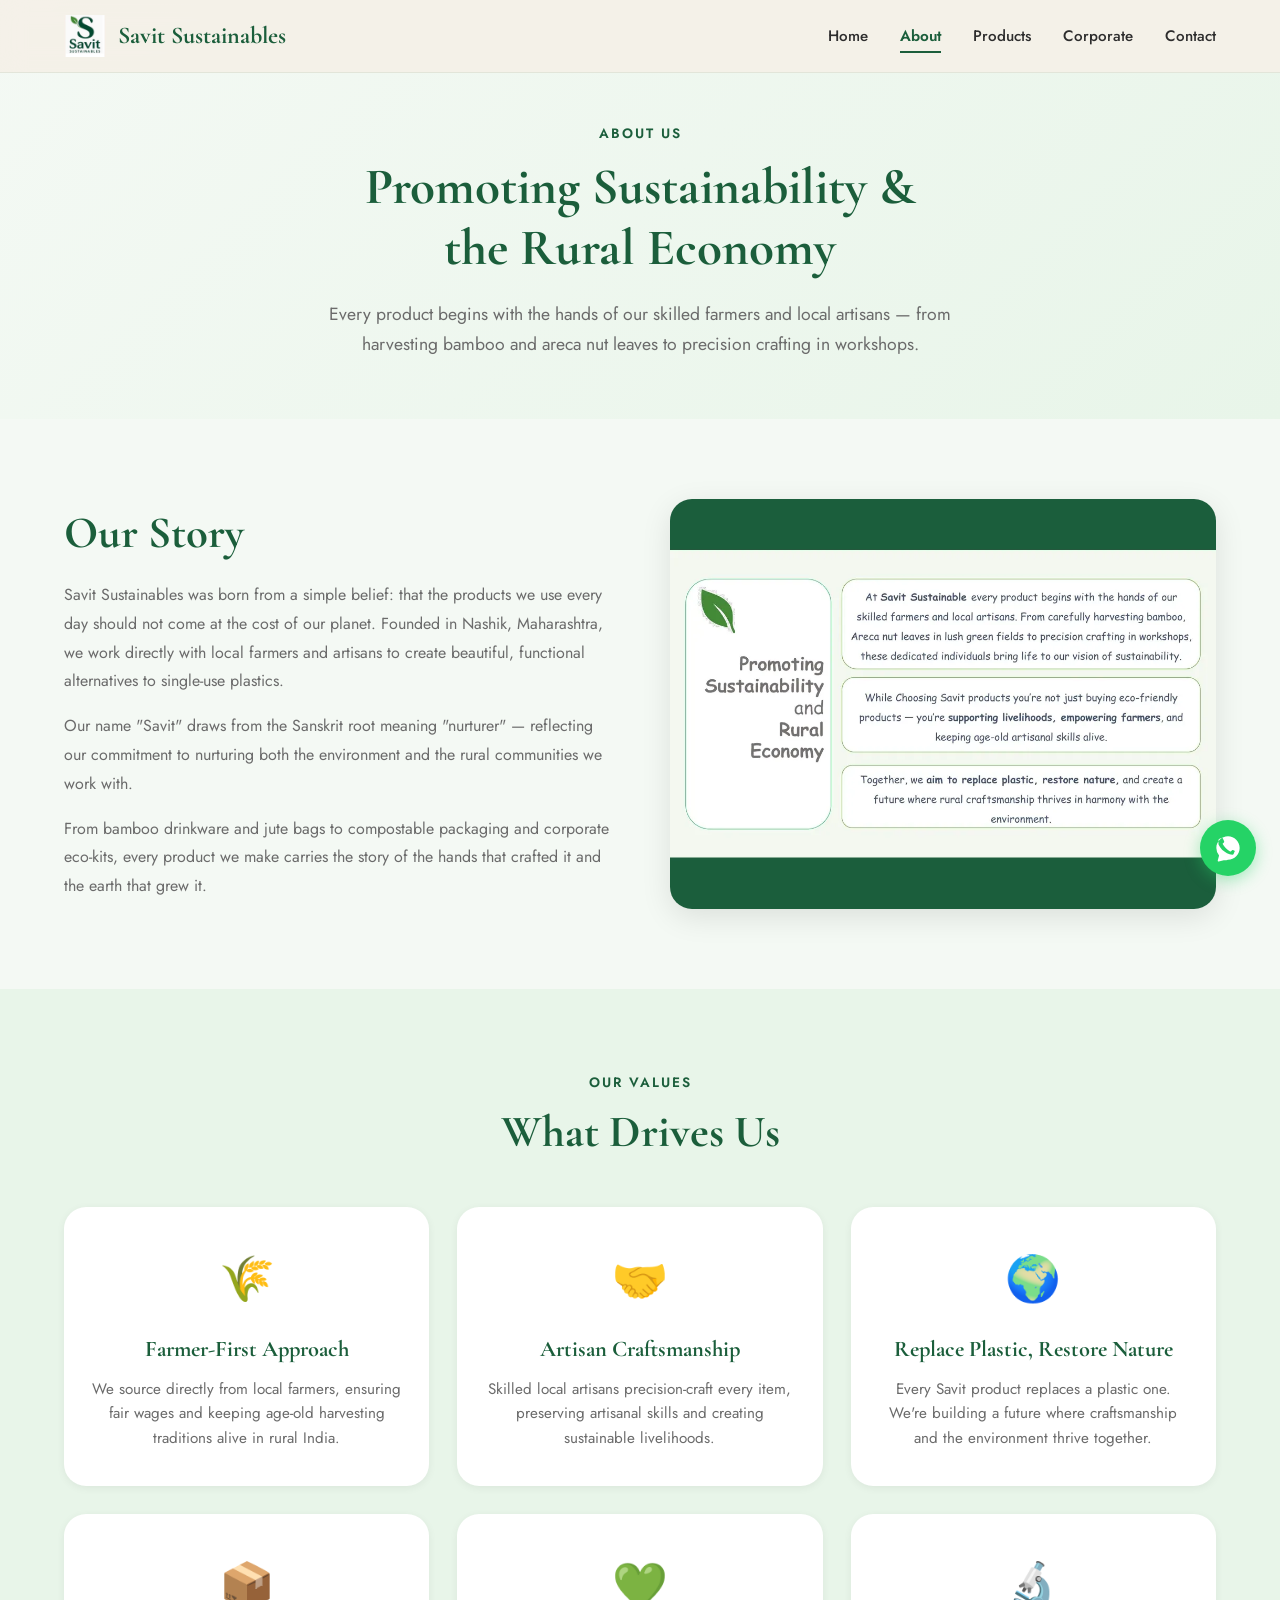
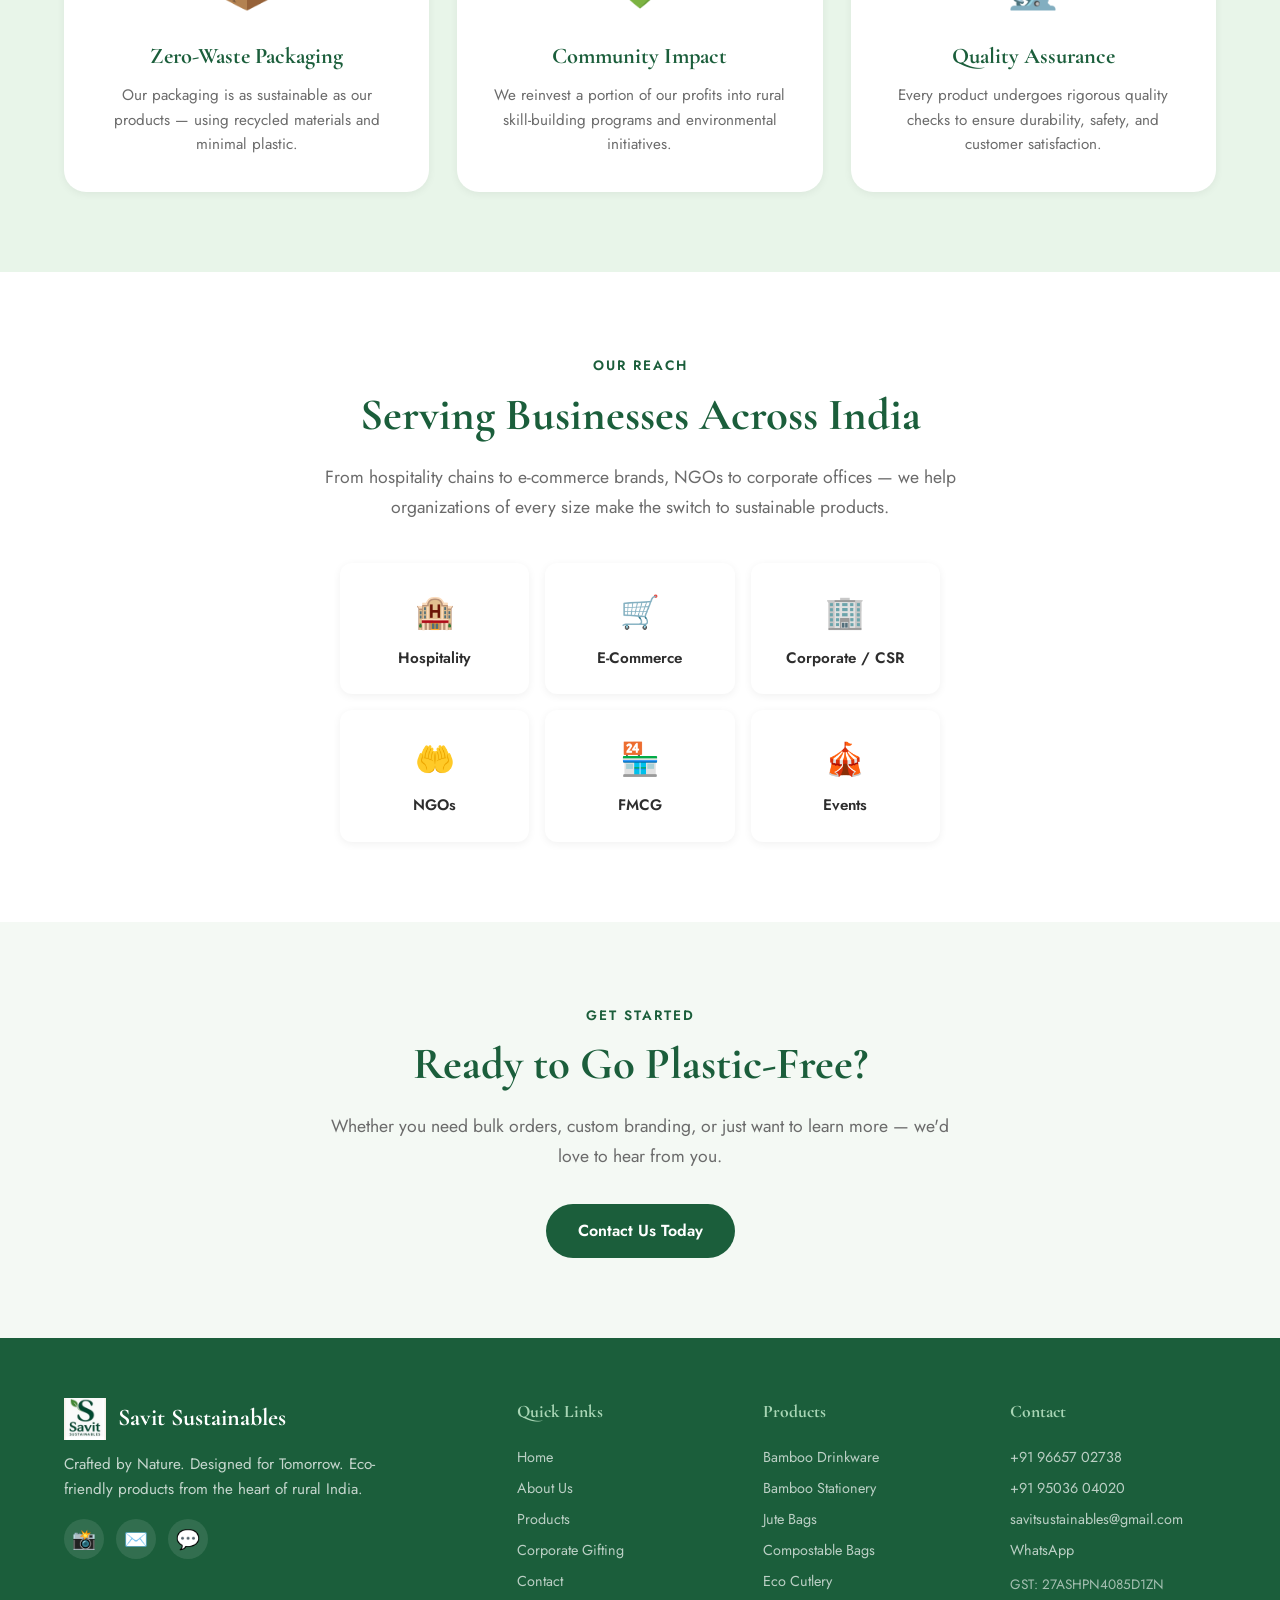
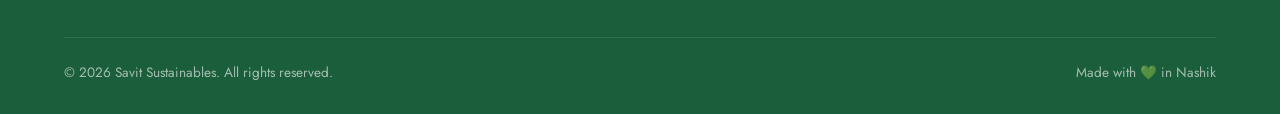
<file: about.html>
<!DOCTYPE html>
<html lang="en">
<head>
  <meta charset="UTF-8">
  <meta name="viewport" content="width=device-width, initial-scale=1.0">
  <title>About Us – Savit Sustainables | Eco-Friendly Manufacturer Nashik</title>
  <meta name="description" content="Learn about Savit Sustainables — a Nashik-based eco-friendly manufacturer empowering rural artisans, supporting farmers, and creating plastic-free alternatives.">
  <meta name="robots" content="index, follow">
  <meta property="og:title" content="About Us – Savit Sustainables">
  <meta property="og:description" content="Empowering rural artisans and farmers through sustainable, plastic-free products.">
  <meta property="og:image" content="https://www.savitsustainables.com/images/og-image.webp">
  <meta property="og:url" content="https://www.savitsustainables.com/about.html">
  <meta property="og:type" content="website">
  <meta name="twitter:card" content="summary_large_image">
  <meta name="twitter:title" content="About Us – Savit Sustainables">
  <meta name="twitter:description" content="Empowering rural artisans and farmers through sustainable, plastic-free products.">
  <link rel="preconnect" href="https://fonts.googleapis.com">
  <link rel="preconnect" href="https://fonts.gstatic.com" crossorigin>
  <link href="https://fonts.googleapis.com/css2?family=Cormorant+Garamond:wght@600;700&family=Jost:wght@400;500;600;700&display=swap" rel="stylesheet">
  <link rel="stylesheet" href="/css/style.css">
  <link rel="icon" type="image/svg+xml" href="/images/favicon.svg">
  <link rel="icon" type="image/x-icon" href="/images/favicon.ico">
</head>
<body>
  <nav class="navbar" role="navigation" aria-label="Main navigation">
    <div class="container">
      <a href="/" class="nav-logo" aria-label="Savit Sustainables Home">
        <img src="/images/logo.webp" alt="Savit Sustainables Logo" width="42" height="42">
        <span>Savit Sustainables</span>
      </a>
      <button class="nav-toggle" aria-label="Toggle navigation menu" aria-expanded="false">
        <span></span><span></span><span></span>
      </button>
      <ul class="nav-links" role="menubar">
        <li role="none"><a href="/" role="menuitem">Home</a></li>
        <li role="none"><a href="/about.html" role="menuitem">About</a></li>
        <li role="none"><a href="/products/" role="menuitem">Products</a></li>
        <li role="none"><a href="/corporate-gifting.html" role="menuitem">Corporate</a></li>
        <li role="none"><a href="/contact.html" role="menuitem">Contact</a></li>
      </ul>
    </div>
  </nav>

  <section class="page-header">
    <div class="container fade-up">
      <span class="section-label">About Us</span>
      <h1 class="section-title">Promoting Sustainability &amp;<br>the Rural Economy</h1>
      <p class="section-desc">Every product begins with the hands of our skilled farmers and local artisans — from harvesting bamboo and areca nut leaves to precision crafting in workshops.</p>
    </div>
  </section>

  <section class="section">
    <div class="container">
      <div class="about-grid">
        <div class="fade-up">
          <h2 class="section-title">Our Story</h2>
          <p style="color:var(--text-muted);line-height:1.8;margin-bottom:16px">Savit Sustainables was born from a simple belief: that the products we use every day should not come at the cost of our planet. Founded in Nashik, Maharashtra, we work directly with local farmers and artisans to create beautiful, functional alternatives to single-use plastics.</p>
          <p style="color:var(--text-muted);line-height:1.8;margin-bottom:16px">Our name "Savit" draws from the Sanskrit root meaning "nurturer" — reflecting our commitment to nurturing both the environment and the rural communities we work with.</p>
          <p style="color:var(--text-muted);line-height:1.8">From bamboo drinkware and jute bags to compostable packaging and corporate eco-kits, every product we make carries the story of the hands that crafted it and the earth that grew it.</p>
        </div>
        <div class="fade-up">
          <img src="/images/about-image.webp" alt="Savit Sustainables artisans at work" width="520" height="390" loading="lazy" style="border-radius:var(--radius);box-shadow:var(--shadow-md);width:100%">
        </div>
      </div>
    </div>
  </section>

  <section class="section bg-green-light">
    <div class="container">
      <div class="fade-up" style="text-align:center;margin-bottom:48px">
        <span class="section-label">Our Values</span>
        <h2 class="section-title">What Drives Us</h2>
      </div>
      <div class="features-grid">
        <div class="feature-card fade-up">
          <div class="feature-icon">🌾</div>
          <h3>Farmer-First Approach</h3>
          <p>We source directly from local farmers, ensuring fair wages and keeping age-old harvesting traditions alive in rural India.</p>
        </div>
        <div class="feature-card fade-up">
          <div class="feature-icon">🤝</div>
          <h3>Artisan Craftsmanship</h3>
          <p>Skilled local artisans precision-craft every item, preserving artisanal skills and creating sustainable livelihoods.</p>
        </div>
        <div class="feature-card fade-up">
          <div class="feature-icon">🌍</div>
          <h3>Replace Plastic, Restore Nature</h3>
          <p>Every Savit product replaces a plastic one. We're building a future where craftsmanship and the environment thrive together.</p>
        </div>
        <div class="feature-card fade-up">
          <div class="feature-icon">📦</div>
          <h3>Zero-Waste Packaging</h3>
          <p>Our packaging is as sustainable as our products — using recycled materials and minimal plastic.</p>
        </div>
        <div class="feature-card fade-up">
          <div class="feature-icon">💚</div>
          <h3>Community Impact</h3>
          <p>We reinvest a portion of our profits into rural skill-building programs and environmental initiatives.</p>
        </div>
        <div class="feature-card fade-up">
          <div class="feature-icon">🔬</div>
          <h3>Quality Assurance</h3>
          <p>Every product undergoes rigorous quality checks to ensure durability, safety, and customer satisfaction.</p>
        </div>
      </div>
    </div>
  </section>

  <section class="section bg-white" style="text-align:center">
    <div class="container">
      <div class="fade-up">
        <span class="section-label">Our Reach</span>
        <h2 class="section-title">Serving Businesses Across India</h2>
        <p class="section-desc" style="margin:0 auto 40px">From hospitality chains to e-commerce brands, NGOs to corporate offices — we help organizations of every size make the switch to sustainable products.</p>
        <div class="industries-grid" style="max-width:600px;margin:0 auto">
          <div class="industry-card"><div class="industry-icon">🏨</div><div class="industry-name">Hospitality</div></div>
          <div class="industry-card"><div class="industry-icon">🛒</div><div class="industry-name">E-Commerce</div></div>
          <div class="industry-card"><div class="industry-icon">🏢</div><div class="industry-name">Corporate / CSR</div></div>
          <div class="industry-card"><div class="industry-icon">🤲</div><div class="industry-name">NGOs</div></div>
          <div class="industry-card"><div class="industry-icon">🏪</div><div class="industry-name">FMCG</div></div>
          <div class="industry-card"><div class="industry-icon">🎪</div><div class="industry-name">Events</div></div>
        </div>
      </div>
    </div>
  </section>

  <section class="section" style="text-align:center">
    <div class="container">
      <div class="fade-up">
        <span class="section-label">Get Started</span>
        <h2 class="section-title">Ready to Go Plastic-Free?</h2>
        <p class="section-desc" style="margin:0 auto 32px">Whether you need bulk orders, custom branding, or just want to learn more — we'd love to hear from you.</p>
        <a href="/contact.html" class="btn btn-primary">Contact Us Today</a>
      </div>
    </div>
  </section>

  <footer class="footer" role="contentinfo">
    <div class="container">
      <div class="footer-grid">
        <div class="footer-brand">
          <a href="/" class="nav-logo" style="color:var(--white)">
            <img src="/images/logo.webp" alt="Savit Sustainables" width="42" height="42" loading="lazy">
            <span>Savit Sustainables</span>
          </a>
          <p>Crafted by Nature. Designed for Tomorrow. Eco-friendly products from the heart of rural India.</p>
          <div class="footer-social">
            <a href="https://instagram.com/savit_sustainables" target="_blank" rel="noopener" aria-label="Instagram">📸</a>
            <a href="mailto:savitsustainables@gmail.com" aria-label="Email">✉️</a>
            <a href="https://wa.me/919665702738" target="_blank" rel="noopener" aria-label="WhatsApp">💬</a>
          </div>
        </div>
        <div class="footer-links">
          <h4>Quick Links</h4>
          <a href="/">Home</a>
          <a href="/about.html">About Us</a>
          <a href="/products/">Products</a>
          <a href="/corporate-gifting.html">Corporate Gifting</a>
          <a href="/contact.html">Contact</a>
        </div>
        <div class="footer-links">
          <h4>Products</h4>
          <a href="/products/bamboo-drinkware.html">Bamboo Drinkware</a>
          <a href="/products/bamboo-stationery.html">Bamboo Stationery</a>
          <a href="/products/jute-bags.html">Jute Bags</a>
          <a href="/products/compostable-bags.html">Compostable Bags</a>
          <a href="/products/eco-cutlery.html">Eco Cutlery</a>
        </div>
        <div class="footer-links">
          <h4>Contact</h4>
          <a href="tel:+919665702738">+91 96657 02738</a>
          <a href="tel:+919503604020">+91 95036 04020</a>
          <a href="mailto:savitsustainables@gmail.com">savitsustainables@gmail.com</a>
          <a href="https://wa.me/919665702738" target="_blank" rel="noopener">WhatsApp</a>
          <p style="color:rgba(255,255,255,0.6);font-size:0.85rem;margin-top:8px">GST: 27ASHPN4085D1ZN</p>
        </div>
      </div>
      <div class="footer-bottom">
        <span>&copy; <span id="year">2025</span> Savit Sustainables. All rights reserved.</span>
        <span>Made with 💚 in Nashik</span>
      </div>
    </div>
  </footer>

  <a href="https://wa.me/919665702738?text=Hi%20Savit%20Sustainables!%20I%20am%20interested%20in%20your%20eco-friendly%20products." class="whatsapp-float" target="_blank" rel="noopener" aria-label="Chat on WhatsApp">
    <img src="data:image/svg+xml,%3Csvg xmlns='http://www.w3.org/2000/svg' viewBox='0 0 24 24' fill='white'%3E%3Cpath d='M17.472 14.382a.702.702 0 0 1 .352.355c.012.024.012.049 0 .073a11.91 11.91 0 0 0-.938 2.168 1.176 1.176 0 0 1-1.172.854 23.268 23.268 0 0 1-4.586-1.413 24.6 24.6 0 0 1-4.242-2.93 24.595 24.595 0 0 1-2.93-4.242A23.265 23.265 0 0 1 3.87 5.257a1.176 1.176 0 0 1 .854-1.172 11.91 11.91 0 0 1 2.168-.938.12.12 0 0 1 .073 0 .702.702 0 0 1 .355.352c.457.906.91 1.814 1.36 2.724a.702.702 0 0 1-.078.742 38.963 38.963 0 0 1-1.055 1.207.42.42 0 0 0-.094.484 17.066 17.066 0 0 0 2.754 3.622 17.06 17.06 0 0 0 3.621 2.754.42.42 0 0 0 .484-.094l1.207-1.055a.702.702 0 0 1 .742-.078c.91.45 1.818.903 2.724 1.36zM12 2C6.477 2 2 6.477 2 12a9.959 9.959 0 0 0 2.355 6.422l-1.135 4.258a.703.703 0 0 0 .88.88l4.254-1.14A9.96 9.96 0 0 0 12 22c5.523 0 10-4.477 10-10S17.523 2 12 2z'/%3E%3C/svg%3E" alt="WhatsApp" width="28" height="28">
  </a>

  <script src="/js/script.js"></script>
</body>
</html>
</file>
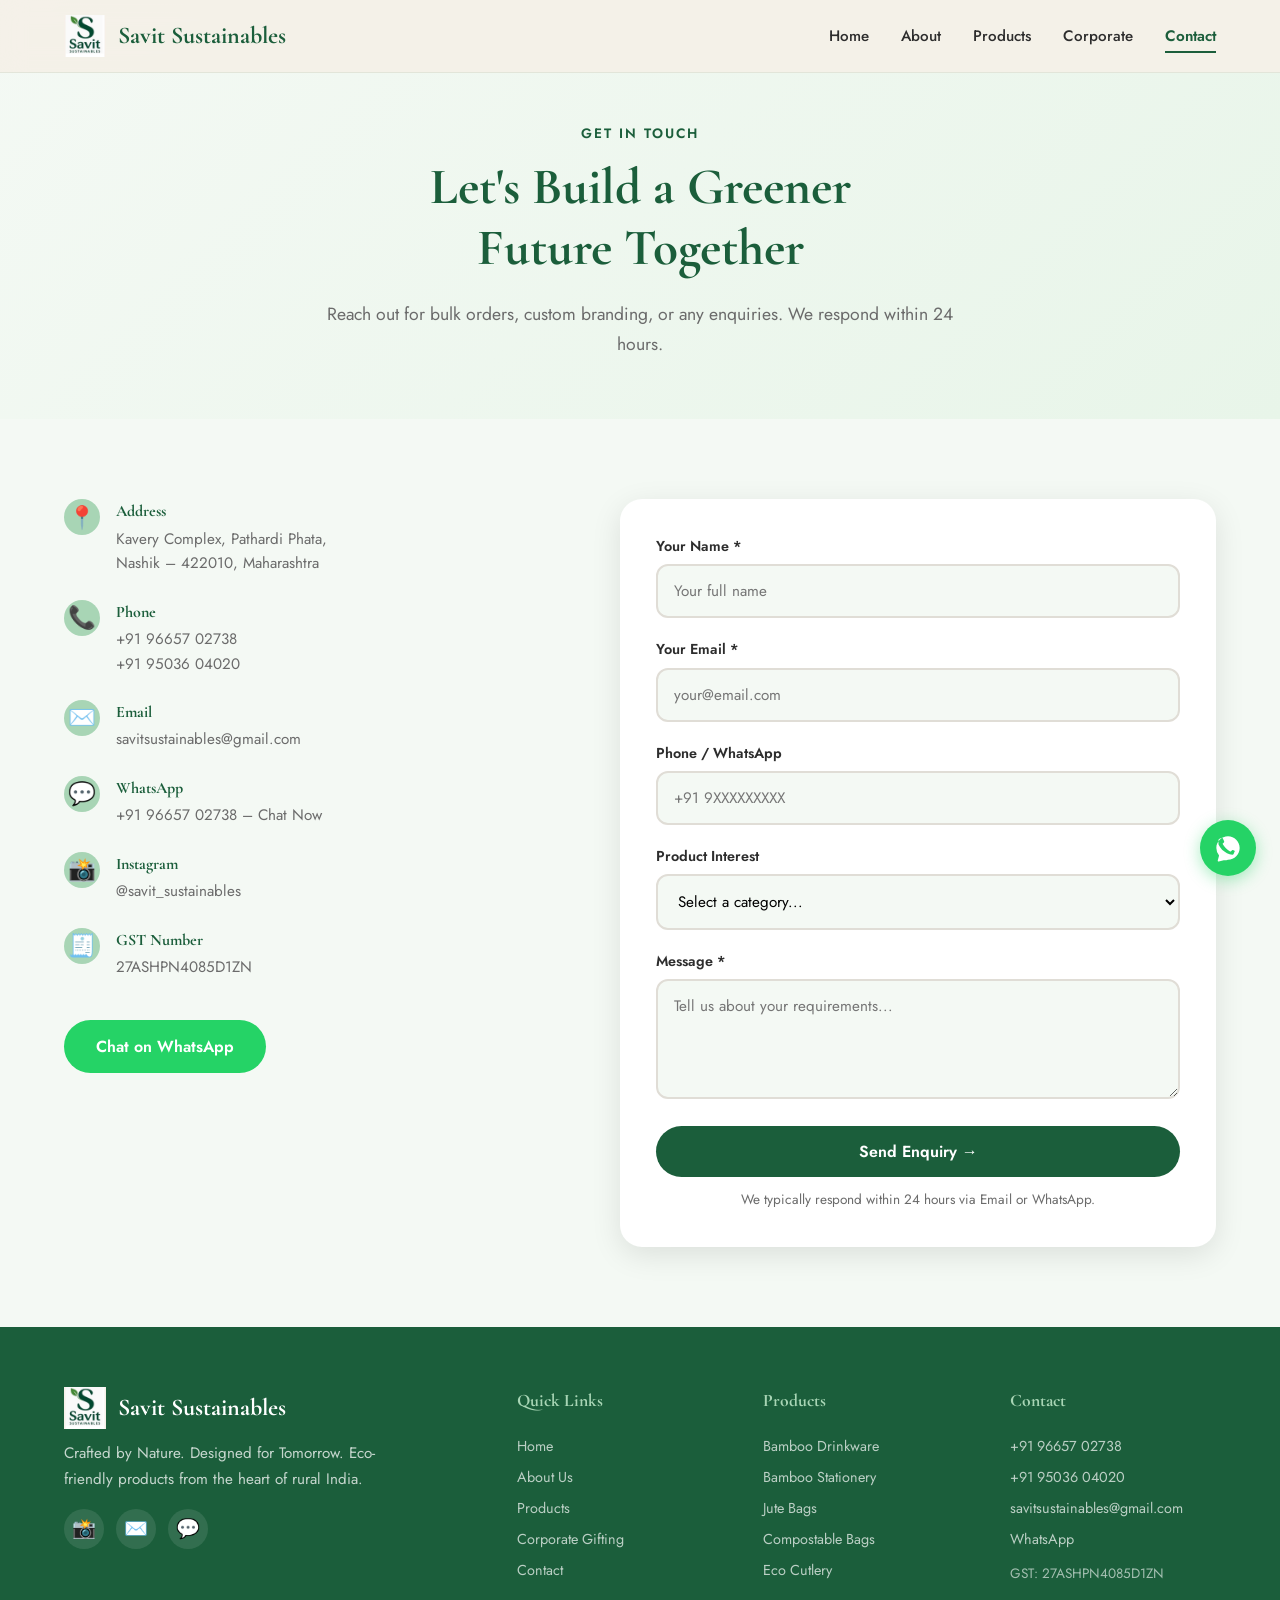
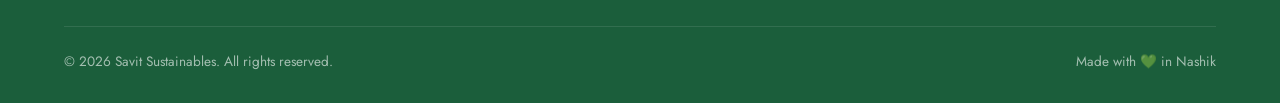
<file: contact.html>
<!DOCTYPE html>
<html lang="en">
<head>
  <meta charset="UTF-8">
  <meta name="viewport" content="width=device-width, initial-scale=1.0">
  <title>Contact Us – Savit Sustainables | Get a Quote for Eco-Friendly Products</title>
  <meta name="description" content="Contact Savit Sustainables for bulk orders, custom branding, or enquiries. We respond within 24 hours. Call +91 9665702738 or WhatsApp.">
  <meta name="robots" content="index, follow">
  <meta property="og:title" content="Contact Us – Savit Sustainables">
  <meta property="og:description" content="Get in touch for bulk orders, custom branding, or any enquiries about our eco-friendly products.">
  <meta property="og:image" content="https://www.savitsustainables.com/images/og-image.webp">
  <meta property="og:url" content="https://www.savitsustainables.com/contact.html">
  <meta property="og:type" content="website">
  <meta name="twitter:card" content="summary_large_image">
  <meta name="twitter:title" content="Contact Us – Savit Sustainables">
  <meta name="twitter:description" content="Get in touch for bulk orders, custom branding, or any enquiries.">
  <link rel="preconnect" href="https://fonts.googleapis.com">
  <link rel="preconnect" href="https://fonts.gstatic.com" crossorigin>
  <link href="https://fonts.googleapis.com/css2?family=Cormorant+Garamond:wght@600;700&family=Jost:wght@400;500;600;700&display=swap" rel="stylesheet">
  <link rel="stylesheet" href="/css/style.css">
  <link rel="icon" type="image/svg+xml" href="/images/favicon.svg">
  <link rel="icon" type="image/x-icon" href="/images/favicon.ico">
</head>
<body>
  <nav class="navbar" role="navigation" aria-label="Main navigation">
    <div class="container">
      <a href="/" class="nav-logo" aria-label="Savit Sustainables Home">
        <img src="/images/logo.webp" alt="Savit Sustainables Logo" width="42" height="42">
        <span>Savit Sustainables</span>
      </a>
      <button class="nav-toggle" aria-label="Toggle navigation menu" aria-expanded="false">
        <span></span><span></span><span></span>
      </button>
      <ul class="nav-links" role="menubar">
        <li role="none"><a href="/" role="menuitem">Home</a></li>
        <li role="none"><a href="/about.html" role="menuitem">About</a></li>
        <li role="none"><a href="/products/" role="menuitem">Products</a></li>
        <li role="none"><a href="/corporate-gifting.html" role="menuitem">Corporate</a></li>
        <li role="none"><a href="/contact.html" role="menuitem">Contact</a></li>
      </ul>
    </div>
  </nav>

  <section class="page-header">
    <div class="container fade-up">
      <span class="section-label">Get in Touch</span>
      <h1 class="section-title">Let's Build a Greener<br>Future Together</h1>
      <p class="section-desc">Reach out for bulk orders, custom branding, or any enquiries. We respond within 24 hours.</p>
    </div>
  </section>

  <section class="section">
    <div class="container">
      <div class="contact-grid">
        <div class="contact-info fade-up">
          <div class="contact-item">
            <span class="contact-item-icon">📍</span>
            <div>
              <h4>Address</h4>
              <p>Kavery Complex, Pathardi Phata,<br>Nashik – 422010, Maharashtra</p>
            </div>
          </div>
          <div class="contact-item">
            <span class="contact-item-icon">📞</span>
            <div>
              <h4>Phone</h4>
              <p><a href="tel:+919665702738">+91 96657 02738</a><br><a href="tel:+919503604020">+91 95036 04020</a></p>
            </div>
          </div>
          <div class="contact-item">
            <span class="contact-item-icon">✉️</span>
            <div>
              <h4>Email</h4>
              <p><a href="mailto:savitsustainables@gmail.com">savitsustainables@gmail.com</a></p>
            </div>
          </div>
          <div class="contact-item">
            <span class="contact-item-icon">💬</span>
            <div>
              <h4>WhatsApp</h4>
              <p><a href="https://wa.me/919665702738" target="_blank" rel="noopener">+91 96657 02738 – Chat Now</a></p>
            </div>
          </div>
          <div class="contact-item">
            <span class="contact-item-icon">📸</span>
            <div>
              <h4>Instagram</h4>
              <p><a href="https://instagram.com/savit_sustainables" target="_blank" rel="noopener">@savit_sustainables</a></p>
            </div>
          </div>
          <div class="contact-item">
            <span class="contact-item-icon">🧾</span>
            <div>
              <h4>GST Number</h4>
              <p>27ASHPN4085D1ZN</p>
            </div>
          </div>
          <div style="margin-top:16px">
            <a href="https://wa.me/919665702738?text=Hi%20Savit%20Sustainables!%20I%20am%20interested%20in%20your%20eco-friendly%20products." target="_blank" rel="noopener" class="btn btn-whatsapp">
              Chat on WhatsApp
            </a>
          </div>
        </div>
        <div class="contact-form-card fade-up">
          <form id="contactForm" name="contact" method="POST" data-netlify="true" netlify-honeypot="bot-field">
            <input type="hidden" name="form-name" value="contact">
            <p style="display:none" aria-hidden="true">
              <label>Don't fill this out if you're human: <input name="bot-field"></label>
            </p>
            <div class="form-group">
              <label for="name">Your Name *</label>
              <input type="text" id="name" name="name" required aria-required="true" placeholder="Your full name">
            </div>
            <div class="form-group">
              <label for="email">Your Email *</label>
              <input type="email" id="email" name="email" required aria-required="true" placeholder="your@email.com">
            </div>
            <div class="form-group">
              <label for="phone">Phone / WhatsApp</label>
              <input type="tel" id="phone" name="phone" placeholder="+91 9XXXXXXXXX">
            </div>
            <div class="form-group">
              <label for="product-interest">Product Interest</label>
              <select id="product-interest" name="product-interest">
                <option value="">Select a category...</option>
                <option value="Bamboo Drinkware">Bamboo Bottles &amp; Mugs</option>
                <option value="Bamboo Stationery">Bamboo Stationery</option>
                <option value="Jute Bags">Jute Bags</option>
                <option value="Compostable Bags">Compostable Bags</option>
                <option value="Corporate Kits">Corporate Kits</option>
                <option value="Eco Cutlery">Eco Cutlery</option>
                <option value="Personal Care">Neem Combs &amp; Bamboo Brushes</option>
                <option value="Eco-Goods">Eco-Goods</option>
                <option value="Custom">Custom / Bulk Order</option>
              </select>
            </div>
            <div class="form-group">
              <label for="message">Message *</label>
              <textarea id="message" name="message" required aria-required="true" placeholder="Tell us about your requirements..."></textarea>
            </div>
            <button type="submit" class="btn btn-primary" style="width:100%;justify-content:center">Send Enquiry →</button>
            <p style="font-size:0.85rem;color:var(--text-muted);margin-top:12px;text-align:center">We typically respond within 24 hours via Email or WhatsApp.</p>
            <div class="form-success" id="formSuccess">✅ Thank you! Your enquiry has been sent. We'll get back to you shortly.</div>
          </form>
        </div>
      </div>
    </div>
  </section>

  <footer class="footer" role="contentinfo">
    <div class="container">
      <div class="footer-grid">
        <div class="footer-brand">
          <a href="/" class="nav-logo" style="color:var(--white)">
            <img src="/images/logo.webp" alt="Savit Sustainables" width="42" height="42" loading="lazy">
            <span>Savit Sustainables</span>
          </a>
          <p>Crafted by Nature. Designed for Tomorrow. Eco-friendly products from the heart of rural India.</p>
          <div class="footer-social">
            <a href="https://instagram.com/savit_sustainables" target="_blank" rel="noopener" aria-label="Instagram">📸</a>
            <a href="mailto:savitsustainables@gmail.com" aria-label="Email">✉️</a>
            <a href="https://wa.me/919665702738" target="_blank" rel="noopener" aria-label="WhatsApp">💬</a>
          </div>
        </div>
        <div class="footer-links">
          <h4>Quick Links</h4>
          <a href="/">Home</a>
          <a href="/about.html">About Us</a>
          <a href="/products/">Products</a>
          <a href="/corporate-gifting.html">Corporate Gifting</a>
          <a href="/contact.html">Contact</a>
        </div>
        <div class="footer-links">
          <h4>Products</h4>
          <a href="/products/bamboo-drinkware.html">Bamboo Drinkware</a>
          <a href="/products/bamboo-stationery.html">Bamboo Stationery</a>
          <a href="/products/jute-bags.html">Jute Bags</a>
          <a href="/products/compostable-bags.html">Compostable Bags</a>
          <a href="/products/eco-cutlery.html">Eco Cutlery</a>
        </div>
        <div class="footer-links">
          <h4>Contact</h4>
          <a href="tel:+919665702738">+91 96657 02738</a>
          <a href="tel:+919503604020">+91 95036 04020</a>
          <a href="mailto:savitsustainables@gmail.com">savitsustainables@gmail.com</a>
          <a href="https://wa.me/919665702738" target="_blank" rel="noopener">WhatsApp</a>
          <p style="color:rgba(255,255,255,0.6);font-size:0.85rem;margin-top:8px">GST: 27ASHPN4085D1ZN</p>
        </div>
      </div>
      <div class="footer-bottom">
        <span>&copy; <span id="year">2025</span> Savit Sustainables. All rights reserved.</span>
        <span>Made with 💚 in Nashik</span>
      </div>
    </div>
  </footer>

  <a href="https://wa.me/919665702738?text=Hi%20Savit%20Sustainables!%20I%20am%20interested%20in%20your%20eco-friendly%20products." class="whatsapp-float" target="_blank" rel="noopener" aria-label="Chat on WhatsApp">
    <img src="data:image/svg+xml,%3Csvg xmlns='http://www.w3.org/2000/svg' viewBox='0 0 24 24' fill='white'%3E%3Cpath d='M17.472 14.382a.702.702 0 0 1 .352.355c.012.024.012.049 0 .073a11.91 11.91 0 0 0-.938 2.168 1.176 1.176 0 0 1-1.172.854 23.268 23.268 0 0 1-4.586-1.413 24.6 24.6 0 0 1-4.242-2.93 24.595 24.595 0 0 1-2.93-4.242A23.265 23.265 0 0 1 3.87 5.257a1.176 1.176 0 0 1 .854-1.172 11.91 11.91 0 0 1 2.168-.938.12.12 0 0 1 .073 0 .702.702 0 0 1 .355.352c.457.906.91 1.814 1.36 2.724a.702.702 0 0 1-.078.742 38.963 38.963 0 0 1-1.055 1.207.42.42 0 0 0-.094.484 17.066 17.066 0 0 0 2.754 3.622 17.06 17.06 0 0 0 3.621 2.754.42.42 0 0 0 .484-.094l1.207-1.055a.702.702 0 0 1 .742-.078c.91.45 1.818.903 2.724 1.36zM12 2C6.477 2 2 6.477 2 12a9.959 9.959 0 0 0 2.355 6.422l-1.135 4.258a.703.703 0 0 0 .88.88l4.254-1.14A9.96 9.96 0 0 0 12 22c5.523 0 10-4.477 10-10S17.523 2 12 2z'/%3E%3C/svg%3E" alt="WhatsApp" width="28" height="28">
  </a>

  <script src="/js/script.js"></script>
</body>
</html>
</file>
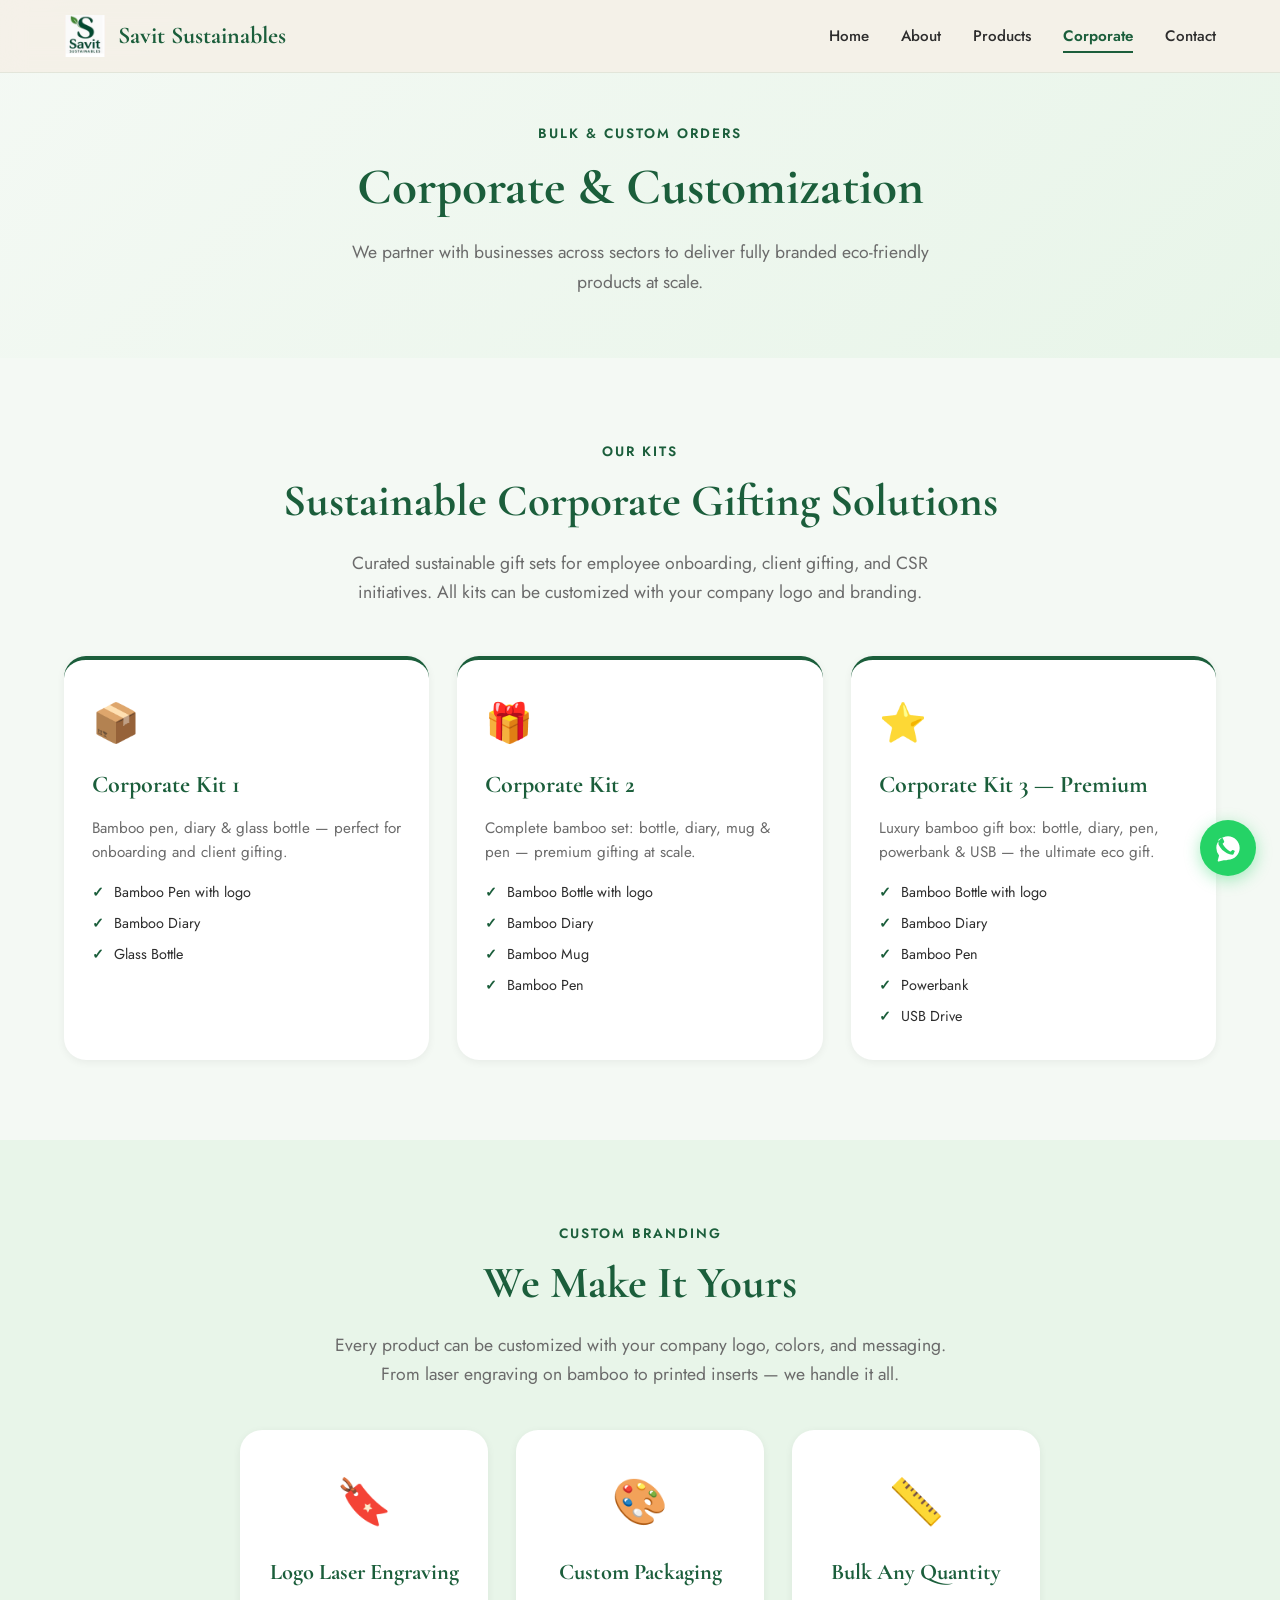
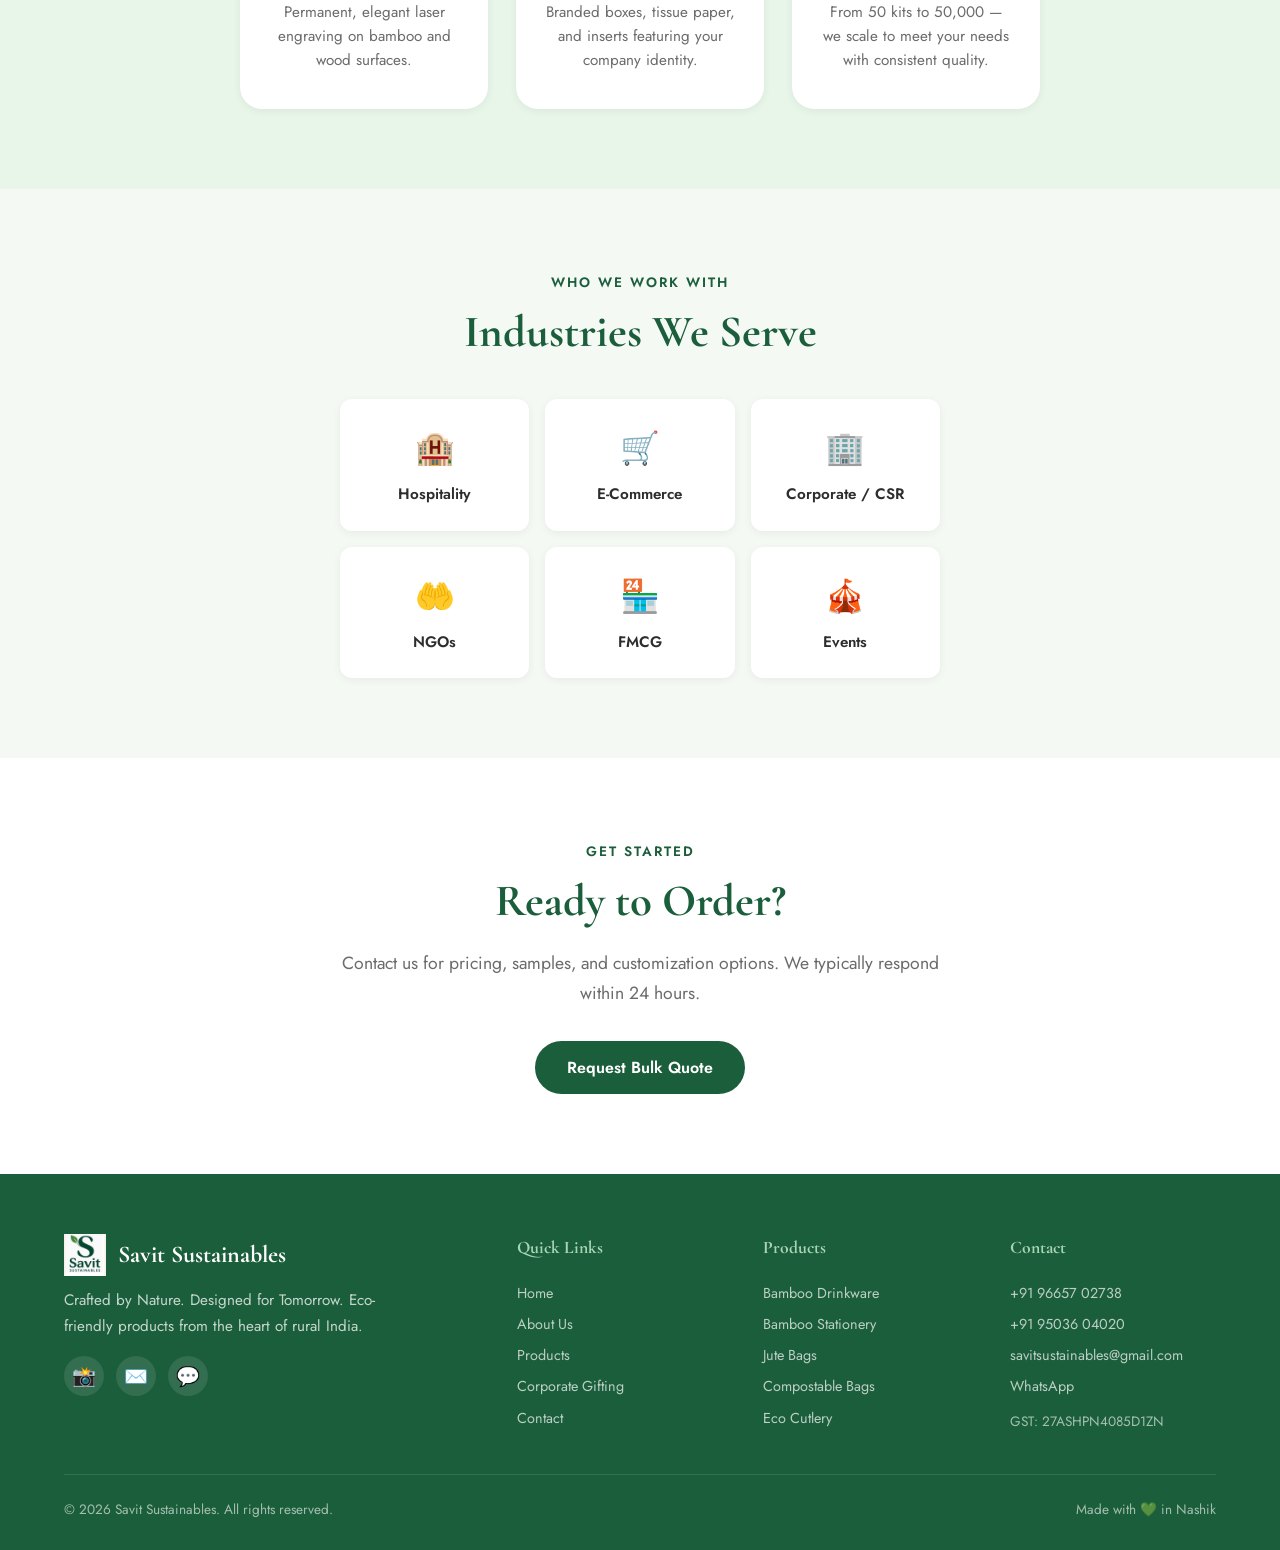
<file: corporate-gifting.html>
<!DOCTYPE html>
<html lang="en">
<head>
  <meta charset="UTF-8">
  <meta name="viewport" content="width=device-width, initial-scale=1.0">
  <title>Corporate Eco Gifting – Savit Sustainables | Custom Branded Sustainable Kits</title>
  <meta name="description" content="Corporate eco-gifting solutions from Savit Sustainables. Custom-branded bamboo kits for employee onboarding, client gifting, and CSR initiatives in India.">
  <meta name="robots" content="index, follow">
  <meta property="og:title" content="Corporate Eco Gifting – Savit Sustainables">
  <meta property="og:description" content="Custom-branded sustainable corporate gift kits — bamboo bottles, diaries, pens, powerbanks and more.">
  <meta property="og:image" content="https://www.savitsustainables.com/images/og-image.webp">
  <meta property="og:url" content="https://www.savitsustainables.com/corporate-gifting.html">
  <meta property="og:type" content="website">
  <meta name="twitter:card" content="summary_large_image">
  <meta name="twitter:title" content="Corporate Eco Gifting – Savit Sustainables">
  <meta name="twitter:description" content="Custom-branded sustainable corporate gift kits.">
  <link rel="preconnect" href="https://fonts.googleapis.com">
  <link rel="preconnect" href="https://fonts.gstatic.com" crossorigin>
  <link href="https://fonts.googleapis.com/css2?family=Cormorant+Garamond:wght@600;700&family=Jost:wght@400;500;600;700&display=swap" rel="stylesheet">
  <link rel="stylesheet" href="/css/style.css">
  <link rel="icon" type="image/svg+xml" href="/images/favicon.svg">
  <link rel="icon" type="image/x-icon" href="/images/favicon.ico">
</head>
<body>
  <nav class="navbar" role="navigation" aria-label="Main navigation">
    <div class="container">
      <a href="/" class="nav-logo" aria-label="Savit Sustainables Home">
        <img src="/images/logo.webp" alt="Savit Sustainables Logo" width="42" height="42">
        <span>Savit Sustainables</span>
      </a>
      <button class="nav-toggle" aria-label="Toggle navigation menu" aria-expanded="false">
        <span></span><span></span><span></span>
      </button>
      <ul class="nav-links" role="menubar">
        <li role="none"><a href="/" role="menuitem">Home</a></li>
        <li role="none"><a href="/about.html" role="menuitem">About</a></li>
        <li role="none"><a href="/products/" role="menuitem">Products</a></li>
        <li role="none"><a href="/corporate-gifting.html" role="menuitem">Corporate</a></li>
        <li role="none"><a href="/contact.html" role="menuitem">Contact</a></li>
      </ul>
    </div>
  </nav>

  <section class="page-header">
    <div class="container fade-up">
      <span class="section-label">Bulk &amp; Custom Orders</span>
      <h1 class="section-title">Corporate &amp; Customization</h1>
      <p class="section-desc">We partner with businesses across sectors to deliver fully branded eco-friendly products at scale.</p>
    </div>
  </section>

  <section class="section">
    <div class="container">
      <div class="fade-up" style="text-align:center;margin-bottom:48px">
        <span class="section-label">Our Kits</span>
        <h2 class="section-title">Sustainable Corporate Gifting Solutions</h2>
        <p class="section-desc" style="margin:0 auto">Curated sustainable gift sets for employee onboarding, client gifting, and CSR initiatives. All kits can be customized with your company logo and branding.</p>
      </div>
      <div class="kits-grid">
        <div class="kit-card fade-up">
          <div class="kit-card-body">
            <div class="kit-card-icon">📦</div>
            <h3>Corporate Kit 1</h3>
            <p class="section-desc" style="max-width:100%;font-size:0.95rem">Bamboo pen, diary &amp; glass bottle — perfect for onboarding and client gifting.</p>
            <div class="kit-items">
              <span class="kit-item">Bamboo Pen with logo</span>
              <span class="kit-item">Bamboo Diary</span>
              <span class="kit-item">Glass Bottle</span>
            </div>
          </div>
        </div>
        <div class="kit-card fade-up">
          <div class="kit-card-body">
            <div class="kit-card-icon">🎁</div>
            <h3>Corporate Kit 2</h3>
            <p class="section-desc" style="max-width:100%;font-size:0.95rem">Complete bamboo set: bottle, diary, mug &amp; pen — premium gifting at scale.</p>
            <div class="kit-items">
              <span class="kit-item">Bamboo Bottle with logo</span>
              <span class="kit-item">Bamboo Diary</span>
              <span class="kit-item">Bamboo Mug</span>
              <span class="kit-item">Bamboo Pen</span>
            </div>
          </div>
        </div>
        <div class="kit-card fade-up">
          <div class="kit-card-body">
            <div class="kit-card-icon">⭐</div>
            <h3>Corporate Kit 3 — Premium</h3>
            <p class="section-desc" style="max-width:100%;font-size:0.95rem">Luxury bamboo gift box: bottle, diary, pen, powerbank &amp; USB — the ultimate eco gift.</p>
            <div class="kit-items">
              <span class="kit-item">Bamboo Bottle with logo</span>
              <span class="kit-item">Bamboo Diary</span>
              <span class="kit-item">Bamboo Pen</span>
              <span class="kit-item">Powerbank</span>
              <span class="kit-item">USB Drive</span>
            </div>
          </div>
        </div>
      </div>
    </div>
  </section>

  <section class="section bg-green-light">
    <div class="container">
      <div class="fade-up" style="text-align:center">
        <span class="section-label">Custom Branding</span>
        <h2 class="section-title">We Make It Yours</h2>
        <p class="section-desc" style="margin:0 auto 40px">Every product can be customized with your company logo, colors, and messaging. From laser engraving on bamboo to printed inserts — we handle it all.</p>
        <div class="features-grid" style="max-width:800px;margin:0 auto">
          <div class="feature-card fade-up">
            <div class="feature-icon">🔖</div>
            <h3>Logo Laser Engraving</h3>
            <p>Permanent, elegant laser engraving on bamboo and wood surfaces.</p>
          </div>
          <div class="feature-card fade-up">
            <div class="feature-icon">🎨</div>
            <h3>Custom Packaging</h3>
            <p>Branded boxes, tissue paper, and inserts featuring your company identity.</p>
          </div>
          <div class="feature-card fade-up">
            <div class="feature-icon">📏</div>
            <h3>Bulk Any Quantity</h3>
            <p>From 50 kits to 50,000 — we scale to meet your needs with consistent quality.</p>
          </div>
        </div>
      </div>
    </div>
  </section>

  <section class="section">
    <div class="container">
      <div class="fade-up" style="text-align:center;margin-bottom:40px">
        <span class="section-label">Who We Work With</span>
        <h2 class="section-title">Industries We Serve</h2>
      </div>
      <div class="industries-grid" style="max-width:600px;margin:0 auto">
        <div class="industry-card"><div class="industry-icon">🏨</div><div class="industry-name">Hospitality</div></div>
        <div class="industry-card"><div class="industry-icon">🛒</div><div class="industry-name">E-Commerce</div></div>
        <div class="industry-card"><div class="industry-icon">🏢</div><div class="industry-name">Corporate / CSR</div></div>
        <div class="industry-card"><div class="industry-icon">🤲</div><div class="industry-name">NGOs</div></div>
        <div class="industry-card"><div class="industry-icon">🏪</div><div class="industry-name">FMCG</div></div>
        <div class="industry-card"><div class="industry-icon">🎪</div><div class="industry-name">Events</div></div>
      </div>
    </div>
  </section>

  <section class="section bg-white" style="text-align:center">
    <div class="container">
      <div class="fade-up">
        <span class="section-label">Get Started</span>
        <h2 class="section-title">Ready to Order?</h2>
        <p class="section-desc" style="margin:0 auto 32px">Contact us for pricing, samples, and customization options. We typically respond within 24 hours.</p>
        <a href="/contact.html" class="btn btn-primary">Request Bulk Quote</a>
      </div>
    </div>
  </section>

  <footer class="footer" role="contentinfo">
    <div class="container">
      <div class="footer-grid">
        <div class="footer-brand">
          <a href="/" class="nav-logo" style="color:var(--white)">
            <img src="/images/logo.webp" alt="Savit Sustainables" width="42" height="42" loading="lazy">
            <span>Savit Sustainables</span>
          </a>
          <p>Crafted by Nature. Designed for Tomorrow. Eco-friendly products from the heart of rural India.</p>
          <div class="footer-social">
            <a href="https://instagram.com/savit_sustainables" target="_blank" rel="noopener" aria-label="Instagram">📸</a>
            <a href="mailto:savitsustainables@gmail.com" aria-label="Email">✉️</a>
            <a href="https://wa.me/919665702738" target="_blank" rel="noopener" aria-label="WhatsApp">💬</a>
          </div>
        </div>
        <div class="footer-links">
          <h4>Quick Links</h4>
          <a href="/">Home</a>
          <a href="/about.html">About Us</a>
          <a href="/products/">Products</a>
          <a href="/corporate-gifting.html">Corporate Gifting</a>
          <a href="/contact.html">Contact</a>
        </div>
        <div class="footer-links">
          <h4>Products</h4>
          <a href="/products/bamboo-drinkware.html">Bamboo Drinkware</a>
          <a href="/products/bamboo-stationery.html">Bamboo Stationery</a>
          <a href="/products/jute-bags.html">Jute Bags</a>
          <a href="/products/compostable-bags.html">Compostable Bags</a>
          <a href="/products/eco-cutlery.html">Eco Cutlery</a>
        </div>
        <div class="footer-links">
          <h4>Contact</h4>
          <a href="tel:+919665702738">+91 96657 02738</a>
          <a href="tel:+919503604020">+91 95036 04020</a>
          <a href="mailto:savitsustainables@gmail.com">savitsustainables@gmail.com</a>
          <a href="https://wa.me/919665702738" target="_blank" rel="noopener">WhatsApp</a>
          <p style="color:rgba(255,255,255,0.6);font-size:0.85rem;margin-top:8px">GST: 27ASHPN4085D1ZN</p>
        </div>
      </div>
      <div class="footer-bottom">
        <span>&copy; <span id="year">2025</span> Savit Sustainables. All rights reserved.</span>
        <span>Made with 💚 in Nashik</span>
      </div>
    </div>
  </footer>

  <a href="https://wa.me/919665702738?text=Hi%20Savit%20Sustainables!%20I%20am%20interested%20in%20your%20eco-friendly%20products." class="whatsapp-float" target="_blank" rel="noopener" aria-label="Chat on WhatsApp">
    <img src="data:image/svg+xml,%3Csvg xmlns='http://www.w3.org/2000/svg' viewBox='0 0 24 24' fill='white'%3E%3Cpath d='M17.472 14.382a.702.702 0 0 1 .352.355c.012.024.012.049 0 .073a11.91 11.91 0 0 0-.938 2.168 1.176 1.176 0 0 1-1.172.854 23.268 23.268 0 0 1-4.586-1.413 24.6 24.6 0 0 1-4.242-2.93 24.595 24.595 0 0 1-2.93-4.242A23.265 23.265 0 0 1 3.87 5.257a1.176 1.176 0 0 1 .854-1.172 11.91 11.91 0 0 1 2.168-.938.12.12 0 0 1 .073 0 .702.702 0 0 1 .355.352c.457.906.91 1.814 1.36 2.724a.702.702 0 0 1-.078.742 38.963 38.963 0 0 1-1.055 1.207.42.42 0 0 0-.094.484 17.066 17.066 0 0 0 2.754 3.622 17.06 17.06 0 0 0 3.621 2.754.42.42 0 0 0 .484-.094l1.207-1.055a.702.702 0 0 1 .742-.078c.91.45 1.818.903 2.724 1.36zM12 2C6.477 2 2 6.477 2 12a9.959 9.959 0 0 0 2.355 6.422l-1.135 4.258a.703.703 0 0 0 .88.88l4.254-1.14A9.96 9.96 0 0 0 12 22c5.523 0 10-4.477 10-10S17.523 2 12 2z'/%3E%3C/svg%3E" alt="WhatsApp" width="28" height="28">
  </a>

  <script src="/js/script.js"></script>
</body>
</html>
</file>
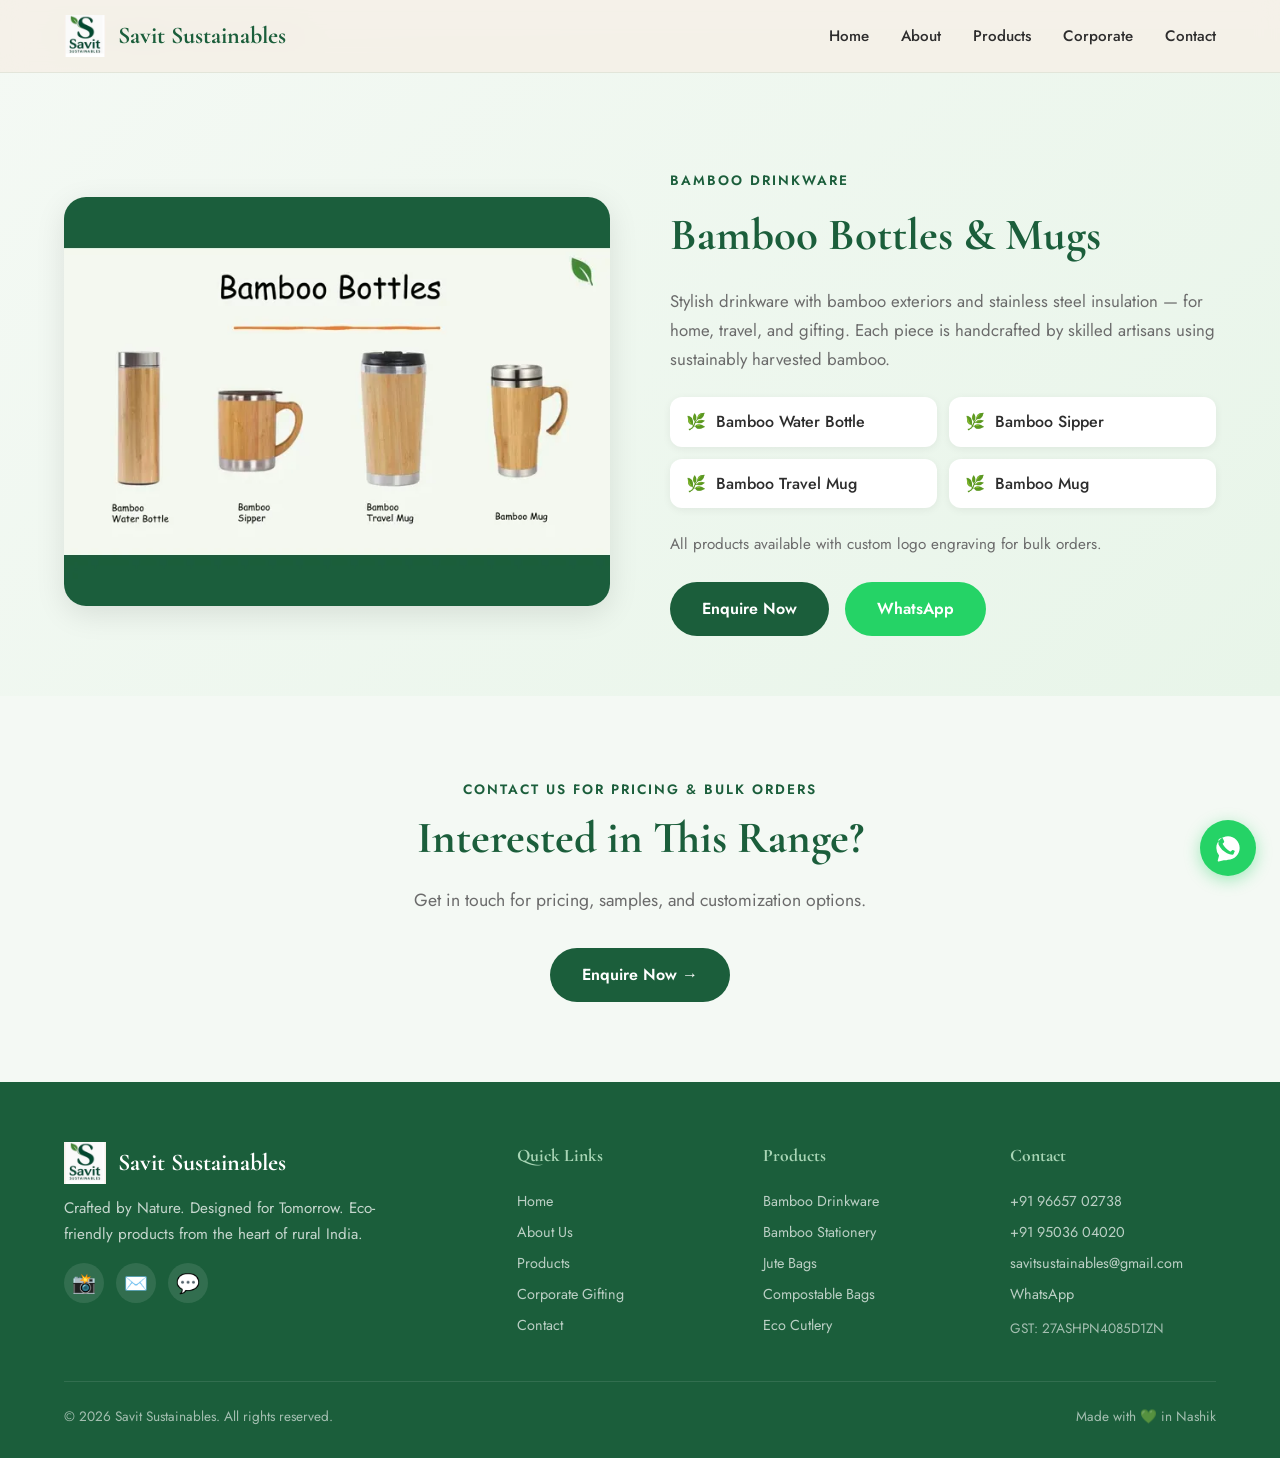
<file: products/bamboo-drinkware.html>
<!DOCTYPE html>
<html lang="en">
<head>
  <meta charset="UTF-8">
  <meta name="viewport" content="width=device-width, initial-scale=1.0">
  <title>Bamboo Drinkware – Eco-Friendly Bottles & Mugs | Savit Sustainables</title>
  <meta name="description" content="Shop bamboo water bottles, sippers, travel mugs, and bamboo mugs from Savit Sustainables. Stainless steel insulation, natural bamboo exterior, plastic-free.">
  <meta name="robots" content="index, follow">
  <meta property="og:title" content="Bamboo Drinkware – Savit Sustainables">
  <meta property="og:description" content="Eco-friendly bamboo bottles and mugs with stainless steel insulation. Plastic-free, natural, and stylish.">
  <meta property="og:image" content="https://www.savitsustainables.com/images/og-image.webp">
  <meta property="og:url" content="https://www.savitsustainables.com/products/bamboo-drinkware.html">
  <meta property="og:type" content="website">
  <meta name="twitter:card" content="summary_large_image">
  <link rel="preconnect" href="https://fonts.googleapis.com">
  <link rel="preconnect" href="https://fonts.gstatic.com" crossorigin>
  <link href="https://fonts.googleapis.com/css2?family=Cormorant+Garamond:wght@600;700&family=Jost:wght@400;500;600;700&display=swap" rel="stylesheet">
  <link rel="stylesheet" href="/css/style.css">
  <link rel="icon" type="image/svg+xml" href="/images/favicon.svg">
  <link rel="icon" type="image/x-icon" href="/images/favicon.ico">
</head>
<body>
  <nav class="navbar" role="navigation" aria-label="Main navigation">
    <div class="container">
      <a href="/" class="nav-logo" aria-label="Savit Sustainables Home">
        <img src="/images/logo.webp" alt="Savit Sustainables Logo" width="42" height="42">
        <span>Savit Sustainables</span>
      </a>
      <button class="nav-toggle" aria-label="Toggle navigation menu" aria-expanded="false">
        <span></span><span></span><span></span>
      </button>
      <ul class="nav-links" role="menubar">
        <li role="none"><a href="/" role="menuitem">Home</a></li>
        <li role="none"><a href="/about.html" role="menuitem">About</a></li>
        <li role="none"><a href="/products/" role="menuitem">Products</a></li>
        <li role="none"><a href="/corporate-gifting.html" role="menuitem">Corporate</a></li>
        <li role="none"><a href="/contact.html" role="menuitem">Contact</a></li>
      </ul>
    </div>
  </nav>

  <section class="breadcrumbs">
    <div class="container">
      <a href="/">Home</a> / <a href="/products/">Products</a> / <span>Bamboo Drinkware</span>
    </div>
  </section>

  <section class="product-detail-hero">
    <div class="container">
      <div class="product-detail-grid">
        <div class="product-detail-image fade-up">
          <img src="/images/products/bamboo-drinkware.webp" alt="Bamboo Bottles and Mugs collection" width="520" height="390" loading="eager">
        </div>
        <div class="product-detail-info fade-up">
          <span class="section-label">Bamboo Drinkware</span>
          <h1>Bamboo Bottles &amp; Mugs</h1>
          <p>Stylish drinkware with bamboo exteriors and stainless steel insulation — for home, travel, and gifting. Each piece is handcrafted by skilled artisans using sustainably harvested bamboo.</p>
          <ul class="product-item-list">
            <li>Bamboo Water Bottle</li>
            <li>Bamboo Sipper</li>
            <li>Bamboo Travel Mug</li>
            <li>Bamboo Mug</li>
          </ul>
          <p style="font-size:0.95rem;color:var(--text-muted)">All products available with custom logo engraving for bulk orders.</p>
          <div style="display:flex;gap:16px;margin-top:24px;flex-wrap:wrap">
            <a href="/contact.html" class="btn btn-primary">Enquire Now</a>
            <a href="https://wa.me/919665702738?text=Hi%20Savit!%20I%20want%20to%20enquire%20about%20your%20Bamboo%20Drinkware." target="_blank" rel="noopener" class="btn btn-whatsapp">WhatsApp</a>
          </div>
        </div>
      </div>
    </div>
  </section>

  <section class="section" style="text-align:center">
    <div class="container">
      <div class="fade-up">
        <span class="section-label">Contact us for pricing &amp; bulk orders</span>
        <h2 class="section-title">Interested in This Range?</h2>
        <p class="section-desc" style="margin:0 auto 32px">Get in touch for pricing, samples, and customization options.</p>
        <a href="/contact.html" class="btn btn-primary">Enquire Now →</a>
      </div>
    </div>
  </section>

  <footer class="footer" role="contentinfo">
    <div class="container">
      <div class="footer-grid">
        <div class="footer-brand">
          <a href="/" class="nav-logo" style="color:var(--white)">
            <img src="/images/logo.webp" alt="Savit Sustainables" width="42" height="42" loading="lazy">
            <span>Savit Sustainables</span>
          </a>
          <p>Crafted by Nature. Designed for Tomorrow. Eco-friendly products from the heart of rural India.</p>
          <div class="footer-social">
            <a href="https://instagram.com/savit_sustainables" target="_blank" rel="noopener" aria-label="Instagram">📸</a>
            <a href="mailto:savitsustainables@gmail.com" aria-label="Email">✉️</a>
            <a href="https://wa.me/919665702738" target="_blank" rel="noopener" aria-label="WhatsApp">💬</a>
          </div>
        </div>
        <div class="footer-links">
          <h4>Quick Links</h4>
          <a href="/">Home</a>
          <a href="/about.html">About Us</a>
          <a href="/products/">Products</a>
          <a href="/corporate-gifting.html">Corporate Gifting</a>
          <a href="/contact.html">Contact</a>
        </div>
        <div class="footer-links">
          <h4>Products</h4>
          <a href="/products/bamboo-drinkware.html">Bamboo Drinkware</a>
          <a href="/products/bamboo-stationery.html">Bamboo Stationery</a>
          <a href="/products/jute-bags.html">Jute Bags</a>
          <a href="/products/compostable-bags.html">Compostable Bags</a>
          <a href="/products/eco-cutlery.html">Eco Cutlery</a>
        </div>
        <div class="footer-links">
          <h4>Contact</h4>
          <a href="tel:+919665702738">+91 96657 02738</a>
          <a href="tel:+919503604020">+91 95036 04020</a>
          <a href="mailto:savitsustainables@gmail.com">savitsustainables@gmail.com</a>
          <a href="https://wa.me/919665702738" target="_blank" rel="noopener">WhatsApp</a>
          <p style="color:rgba(255,255,255,0.6);font-size:0.85rem;margin-top:8px">GST: 27ASHPN4085D1ZN</p>
        </div>
      </div>
      <div class="footer-bottom">
        <span>&copy; <span id="year">2025</span> Savit Sustainables. All rights reserved.</span>
        <span>Made with 💚 in Nashik</span>
      </div>
    </div>
  </footer>

  <a href="https://wa.me/919665702738?text=Hi%20Savit%20Sustainables!%20I%20am%20interested%20in%20your%20eco-friendly%20products." class="whatsapp-float" target="_blank" rel="noopener" aria-label="Chat on WhatsApp">
    <img src="data:image/svg+xml,%3Csvg xmlns='http://www.w3.org/2000/svg' viewBox='0 0 24 24' fill='white'%3E%3Cpath d='M17.472 14.382a.702.702 0 0 1 .352.355c.012.024.012.049 0 .073a11.91 11.91 0 0 0-.938 2.168 1.176 1.176 0 0 1-1.172.854 23.268 23.268 0 0 1-4.586-1.413 24.6 24.6 0 0 1-4.242-2.93 24.595 24.595 0 0 1-2.93-4.242A23.265 23.265 0 0 1 3.87 5.257a1.176 1.176 0 0 1 .854-1.172 11.91 11.91 0 0 1 2.168-.938.12.12 0 0 1 .073 0 .702.702 0 0 1 .355.352c.457.906.91 1.814 1.36 2.724a.702.702 0 0 1-.078.742 38.963 38.963 0 0 1-1.055 1.207.42.42 0 0 0-.094.484 17.066 17.066 0 0 0 2.754 3.622 17.06 17.06 0 0 0 3.621 2.754.42.42 0 0 0 .484-.094l1.207-1.055a.702.702 0 0 1 .742-.078c.91.45 1.818.903 2.724 1.36zM12 2C6.477 2 2 6.477 2 12a9.959 9.959 0 0 0 2.355 6.422l-1.135 4.258a.703.703 0 0 0 .88.88l4.254-1.14A9.96 9.96 0 0 0 12 22c5.523 0 10-4.477 10-10S17.523 2 12 2z'/%3E%3C/svg%3E" alt="WhatsApp" width="28" height="28">
  </a>

  <script src="/js/script.js"></script>
</body>
</html>
</file>
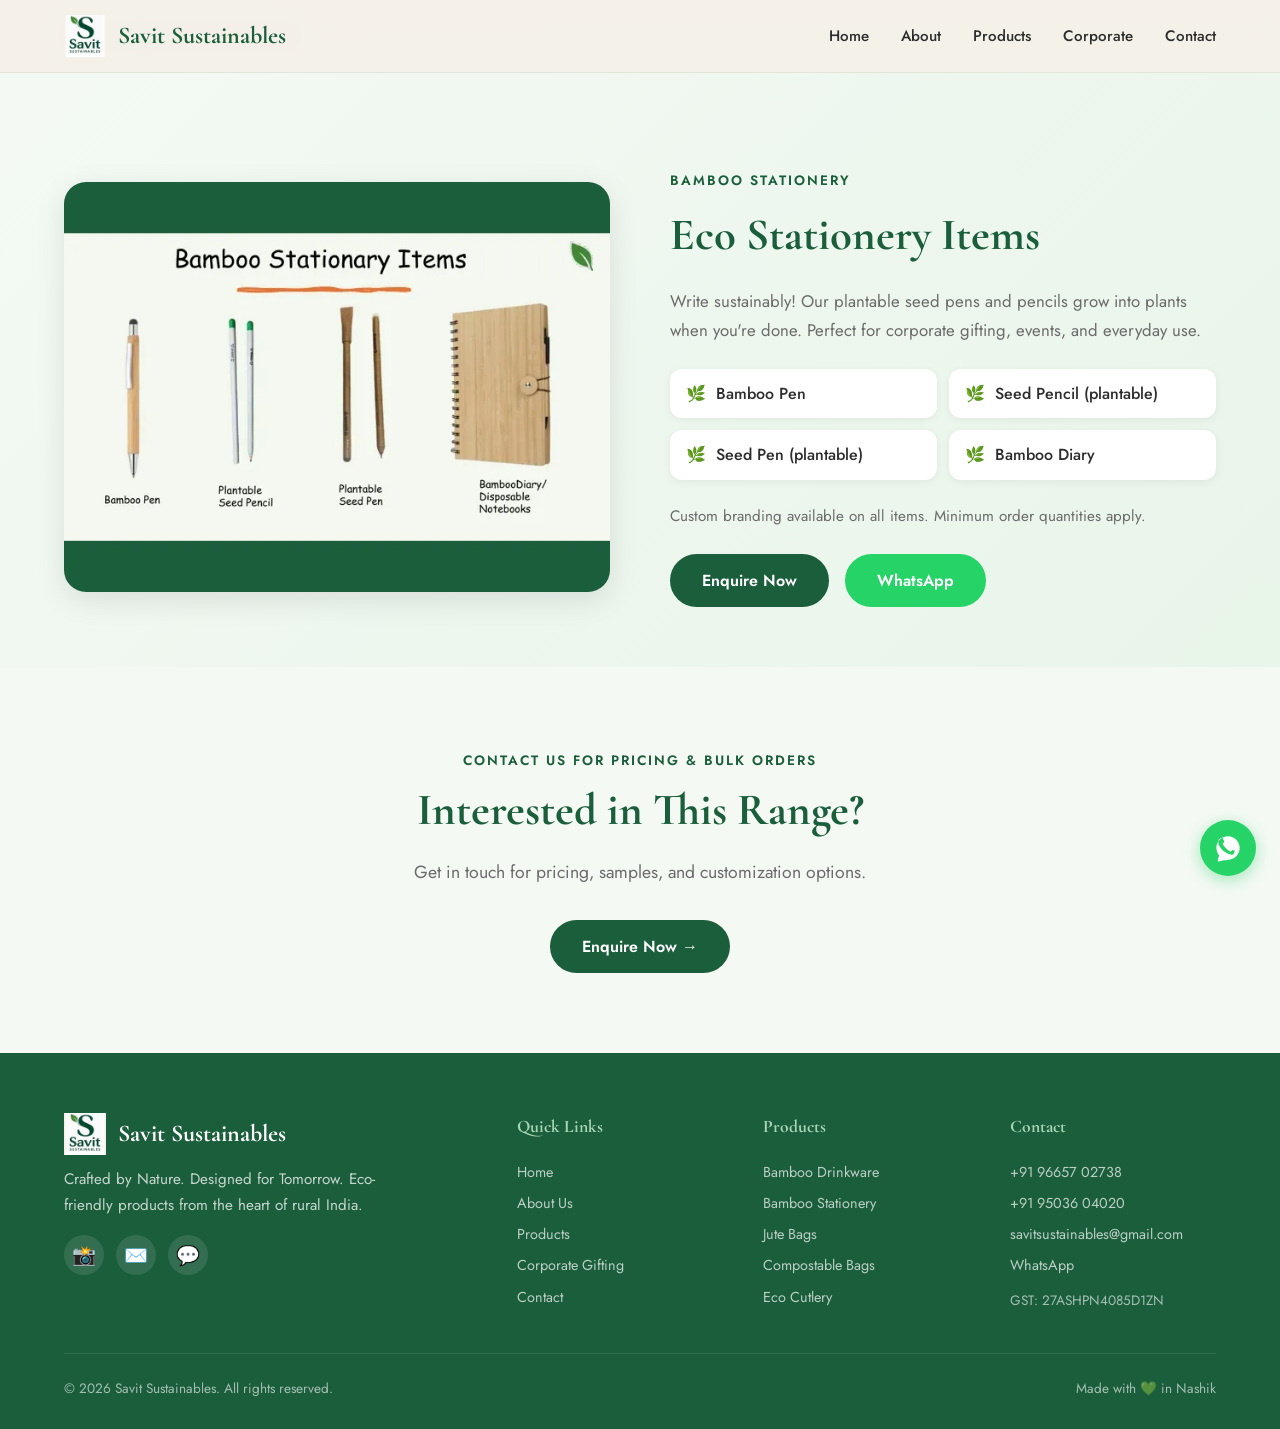
<file: products/bamboo-stationery.html>
<!DOCTYPE html>
<html lang="en">
<head>
  <meta charset="UTF-8">
  <meta name="viewport" content="width=device-width, initial-scale=1.0">
  <title>Bamboo Stationery – Plantable Seed Pens & Pencils | Savit Sustainables</title>
  <meta name="description" content="Eco-friendly bamboo stationery from Savit Sustainables. Plantable seed pens, seed pencils, bamboo pens, and bamboo diaries. Sustainable writing instruments.">
  <meta name="robots" content="index, follow">
  <meta property="og:title" content="Bamboo Stationery – Savit Sustainables">
  <meta property="og:description" content="Plantable seed pens and pencils, bamboo pens and diaries. Sustainable stationery for eco-conscious businesses.">
  <meta property="og:image" content="https://www.savitsustainables.com/images/og-image.webp">
  <meta property="og:url" content="https://www.savitsustainables.com/products/bamboo-stationery.html">
  <meta property="og:type" content="website">
  <meta name="twitter:card" content="summary_large_image">
  <link rel="preconnect" href="https://fonts.googleapis.com">
  <link rel="preconnect" href="https://fonts.gstatic.com" crossorigin>
  <link href="https://fonts.googleapis.com/css2?family=Cormorant+Garamond:wght@600;700&family=Jost:wght@400;500;600;700&display=swap" rel="stylesheet">
  <link rel="stylesheet" href="/css/style.css">
  <link rel="icon" type="image/svg+xml" href="/images/favicon.svg">
  <link rel="icon" type="image/x-icon" href="/images/favicon.ico">
</head>
<body>
  <nav class="navbar" role="navigation" aria-label="Main navigation">
    <div class="container">
      <a href="/" class="nav-logo" aria-label="Savit Sustainables Home">
        <img src="/images/logo.webp" alt="Savit Sustainables Logo" width="42" height="42">
        <span>Savit Sustainables</span>
      </a>
      <button class="nav-toggle" aria-label="Toggle navigation menu" aria-expanded="false">
        <span></span><span></span><span></span>
      </button>
      <ul class="nav-links" role="menubar">
        <li role="none"><a href="/" role="menuitem">Home</a></li>
        <li role="none"><a href="/about.html" role="menuitem">About</a></li>
        <li role="none"><a href="/products/" role="menuitem">Products</a></li>
        <li role="none"><a href="/corporate-gifting.html" role="menuitem">Corporate</a></li>
        <li role="none"><a href="/contact.html" role="menuitem">Contact</a></li>
      </ul>
    </div>
  </nav>

  <section class="breadcrumbs">
    <div class="container">
      <a href="/">Home</a> / <a href="/products/">Products</a> / <span>Bamboo Stationery</span>
    </div>
  </section>

  <section class="product-detail-hero">
    <div class="container">
      <div class="product-detail-grid">
        <div class="product-detail-image fade-up">
          <img src="/images/products/bamboo-stationery.webp" alt="Eco-friendly bamboo stationery collection" width="520" height="390" loading="eager">
        </div>
        <div class="product-detail-info fade-up">
          <span class="section-label">Bamboo Stationery</span>
          <h1>Eco Stationery Items</h1>
          <p>Write sustainably! Our plantable seed pens and pencils grow into plants when you're done. Perfect for corporate gifting, events, and everyday use.</p>
          <ul class="product-item-list">
            <li>Bamboo Pen</li>
            <li>Seed Pencil (plantable)</li>
            <li>Seed Pen (plantable)</li>
            <li>Bamboo Diary</li>
          </ul>
          <p style="font-size:0.95rem;color:var(--text-muted)">Custom branding available on all items. Minimum order quantities apply.</p>
          <div style="display:flex;gap:16px;margin-top:24px;flex-wrap:wrap">
            <a href="/contact.html" class="btn btn-primary">Enquire Now</a>
            <a href="https://wa.me/919665702738?text=Hi%20Savit!%20I%20want%20to%20enquire%20about%20your%20Bamboo%20Stationery." target="_blank" rel="noopener" class="btn btn-whatsapp">WhatsApp</a>
          </div>
        </div>
      </div>
    </div>
  </section>

  <section class="section" style="text-align:center">
    <div class="container">
      <div class="fade-up">
        <span class="section-label">Contact us for pricing &amp; bulk orders</span>
        <h2 class="section-title">Interested in This Range?</h2>
        <p class="section-desc" style="margin:0 auto 32px">Get in touch for pricing, samples, and customization options.</p>
        <a href="/contact.html" class="btn btn-primary">Enquire Now →</a>
      </div>
    </div>
  </section>

  <footer class="footer" role="contentinfo">
    <div class="container">
      <div class="footer-grid">
        <div class="footer-brand">
          <a href="/" class="nav-logo" style="color:var(--white)">
            <img src="/images/logo.webp" alt="Savit Sustainables" width="42" height="42" loading="lazy">
            <span>Savit Sustainables</span>
          </a>
          <p>Crafted by Nature. Designed for Tomorrow. Eco-friendly products from the heart of rural India.</p>
          <div class="footer-social">
            <a href="https://instagram.com/savit_sustainables" target="_blank" rel="noopener" aria-label="Instagram">📸</a>
            <a href="mailto:savitsustainables@gmail.com" aria-label="Email">✉️</a>
            <a href="https://wa.me/919665702738" target="_blank" rel="noopener" aria-label="WhatsApp">💬</a>
          </div>
        </div>
        <div class="footer-links">
          <h4>Quick Links</h4>
          <a href="/">Home</a>
          <a href="/about.html">About Us</a>
          <a href="/products/">Products</a>
          <a href="/corporate-gifting.html">Corporate Gifting</a>
          <a href="/contact.html">Contact</a>
        </div>
        <div class="footer-links">
          <h4>Products</h4>
          <a href="/products/bamboo-drinkware.html">Bamboo Drinkware</a>
          <a href="/products/bamboo-stationery.html">Bamboo Stationery</a>
          <a href="/products/jute-bags.html">Jute Bags</a>
          <a href="/products/compostable-bags.html">Compostable Bags</a>
          <a href="/products/eco-cutlery.html">Eco Cutlery</a>
        </div>
        <div class="footer-links">
          <h4>Contact</h4>
          <a href="tel:+919665702738">+91 96657 02738</a>
          <a href="tel:+919503604020">+91 95036 04020</a>
          <a href="mailto:savitsustainables@gmail.com">savitsustainables@gmail.com</a>
          <a href="https://wa.me/919665702738" target="_blank" rel="noopener">WhatsApp</a>
          <p style="color:rgba(255,255,255,0.6);font-size:0.85rem;margin-top:8px">GST: 27ASHPN4085D1ZN</p>
        </div>
      </div>
      <div class="footer-bottom">
        <span>&copy; <span id="year">2025</span> Savit Sustainables. All rights reserved.</span>
        <span>Made with 💚 in Nashik</span>
      </div>
    </div>
  </footer>

  <a href="https://wa.me/919665702738?text=Hi%20Savit%20Sustainables!%20I%20am%20interested%20in%20your%20eco-friendly%20products." class="whatsapp-float" target="_blank" rel="noopener" aria-label="Chat on WhatsApp">
    <img src="data:image/svg+xml,%3Csvg xmlns='http://www.w3.org/2000/svg' viewBox='0 0 24 24' fill='white'%3E%3Cpath d='M17.472 14.382a.702.702 0 0 1 .352.355c.012.024.012.049 0 .073a11.91 11.91 0 0 0-.938 2.168 1.176 1.176 0 0 1-1.172.854 23.268 23.268 0 0 1-4.586-1.413 24.6 24.6 0 0 1-4.242-2.93 24.595 24.595 0 0 1-2.93-4.242A23.265 23.265 0 0 1 3.87 5.257a1.176 1.176 0 0 1 .854-1.172 11.91 11.91 0 0 1 2.168-.938.12.12 0 0 1 .073 0 .702.702 0 0 1 .355.352c.457.906.91 1.814 1.36 2.724a.702.702 0 0 1-.078.742 38.963 38.963 0 0 1-1.055 1.207.42.42 0 0 0-.094.484 17.066 17.066 0 0 0 2.754 3.622 17.06 17.06 0 0 0 3.621 2.754.42.42 0 0 0 .484-.094l1.207-1.055a.702.702 0 0 1 .742-.078c.91.45 1.818.903 2.724 1.36zM12 2C6.477 2 2 6.477 2 12a9.959 9.959 0 0 0 2.355 6.422l-1.135 4.258a.703.703 0 0 0 .88.88l4.254-1.14A9.96 9.96 0 0 0 12 22c5.523 0 10-4.477 10-10S17.523 2 12 2z'/%3E%3C/svg%3E" alt="WhatsApp" width="28" height="28">
  </a>

  <script src="/js/script.js"></script>
</body>
</html>
</file>
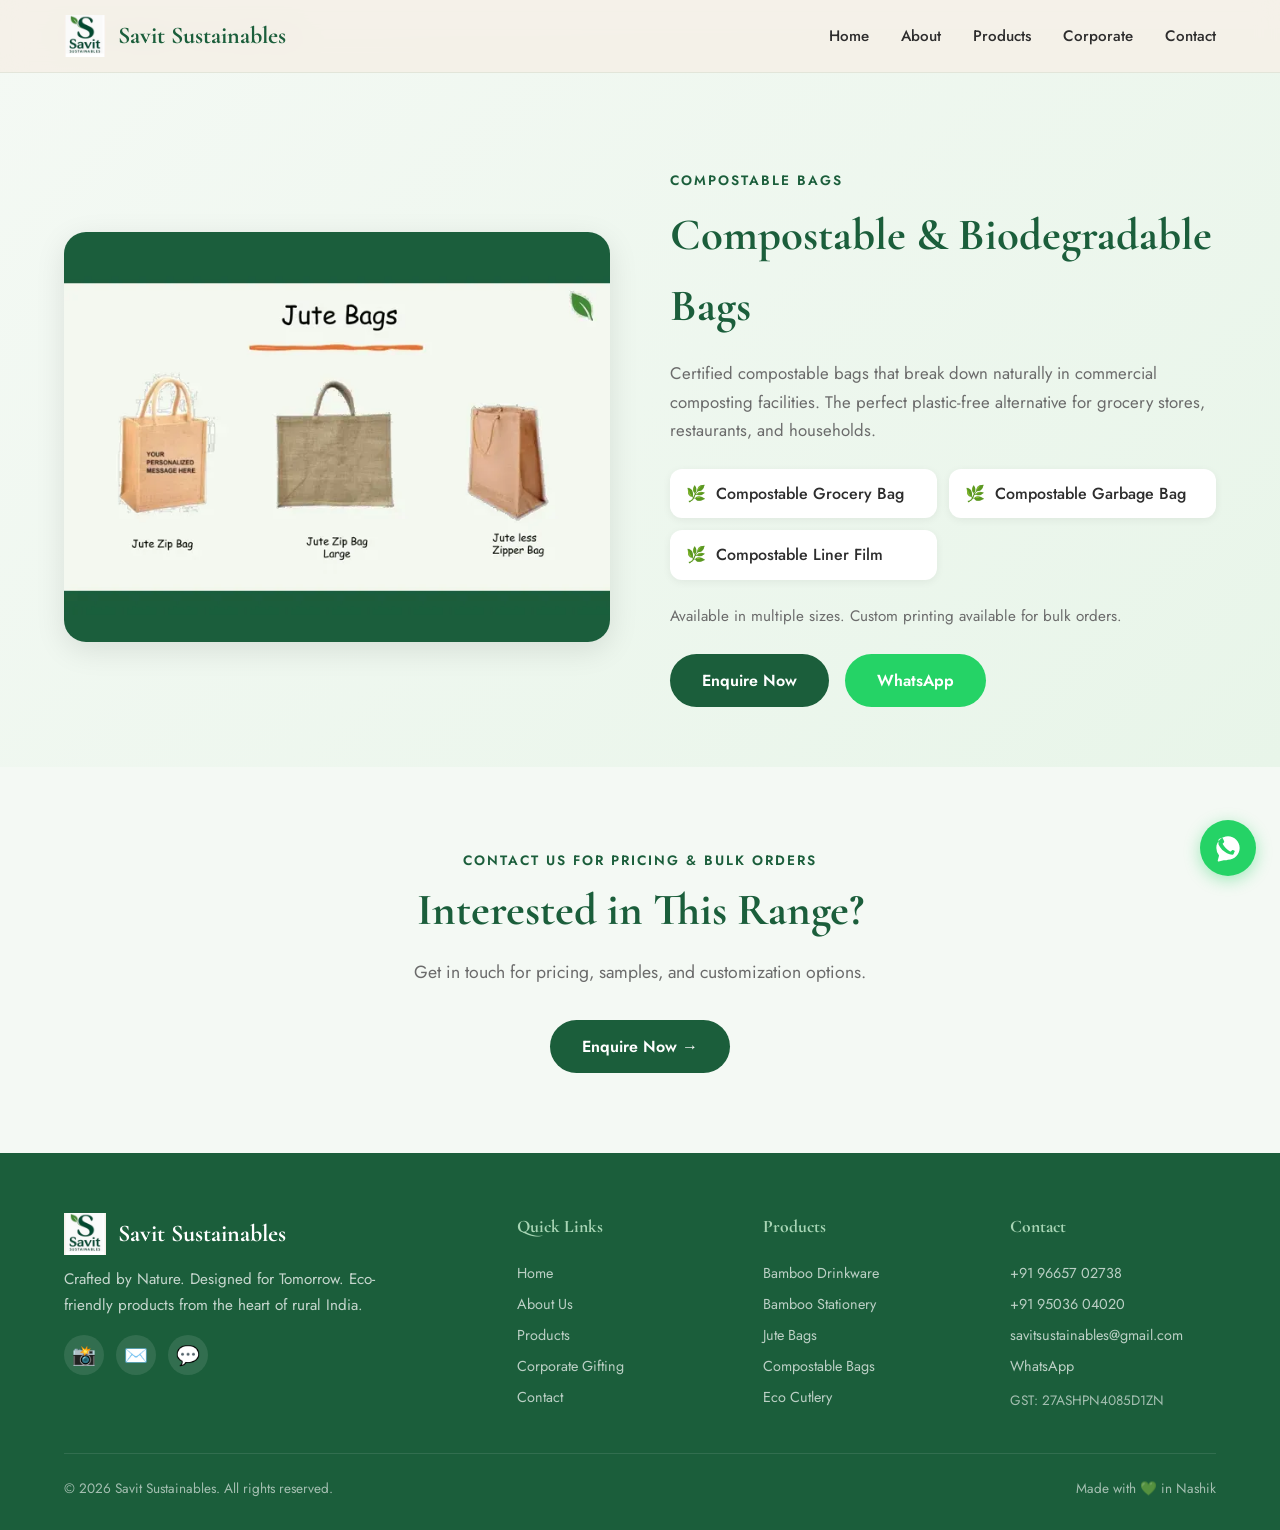
<file: products/compostable-bags.html>
<!DOCTYPE html>
<html lang="en">
<head>
  <meta charset="UTF-8">
  <meta name="viewport" content="width=device-width, initial-scale=1.0">
  <title>Compostable Bags – Biodegradable Grocery & Garbage Bags | Savit Sustainables</title>
  <meta name="description" content="Certified compostable bags from Savit Sustainables. Grocery bags, garbage bags, and liner film that break down naturally. Plastic-free alternatives for businesses.">
  <meta name="robots" content="index, follow">
  <meta property="og:title" content="Compostable Bags – Savit Sustainables">
  <meta property="og:description" content="Certified compostable bags that break down naturally. Perfect plastic-free alternative for businesses.">
  <meta property="og:image" content="https://www.savitsustainables.com/images/og-image.webp">
  <meta property="og:url" content="https://www.savitsustainables.com/products/compostable-bags.html">
  <meta property="og:type" content="website">
  <meta name="twitter:card" content="summary_large_image">
  <link rel="preconnect" href="https://fonts.googleapis.com">
  <link rel="preconnect" href="https://fonts.gstatic.com" crossorigin>
  <link href="https://fonts.googleapis.com/css2?family=Cormorant+Garamond:wght@600;700&family=Jost:wght@400;500;600;700&display=swap" rel="stylesheet">
  <link rel="stylesheet" href="/css/style.css">
  <link rel="icon" type="image/svg+xml" href="/images/favicon.svg">
  <link rel="icon" type="image/x-icon" href="/images/favicon.ico">
</head>
<body>
  <nav class="navbar" role="navigation" aria-label="Main navigation">
    <div class="container">
      <a href="/" class="nav-logo" aria-label="Savit Sustainables Home">
        <img src="/images/logo.webp" alt="Savit Sustainables Logo" width="42" height="42">
        <span>Savit Sustainables</span>
      </a>
      <button class="nav-toggle" aria-label="Toggle navigation menu" aria-expanded="false">
        <span></span><span></span><span></span>
      </button>
      <ul class="nav-links" role="menubar">
        <li role="none"><a href="/" role="menuitem">Home</a></li>
        <li role="none"><a href="/about.html" role="menuitem">About</a></li>
        <li role="none"><a href="/products/" role="menuitem">Products</a></li>
        <li role="none"><a href="/corporate-gifting.html" role="menuitem">Corporate</a></li>
        <li role="none"><a href="/contact.html" role="menuitem">Contact</a></li>
      </ul>
    </div>
  </nav>

  <section class="breadcrumbs">
    <div class="container">
      <a href="/">Home</a> / <a href="/products/">Products</a> / <span>Compostable Bags</span>
    </div>
  </section>

  <section class="product-detail-hero">
    <div class="container">
      <div class="product-detail-grid">
        <div class="product-detail-image fade-up">
          <img src="/images/products/compostable-bags.webp" alt="Compostable and biodegradable bag collection" width="520" height="390" loading="eager">
        </div>
        <div class="product-detail-info fade-up">
          <span class="section-label">Compostable Bags</span>
          <h1>Compostable &amp; Biodegradable Bags</h1>
          <p>Certified compostable bags that break down naturally in commercial composting facilities. The perfect plastic-free alternative for grocery stores, restaurants, and households.</p>
          <ul class="product-item-list">
            <li>Compostable Grocery Bag</li>
            <li>Compostable Garbage Bag</li>
            <li>Compostable Liner Film</li>
          </ul>
          <p style="font-size:0.95rem;color:var(--text-muted)">Available in multiple sizes. Custom printing available for bulk orders.</p>
          <div style="display:flex;gap:16px;margin-top:24px;flex-wrap:wrap">
            <a href="/contact.html" class="btn btn-primary">Enquire Now</a>
            <a href="https://wa.me/919665702738?text=Hi%20Savit!%20I%20want%20to%20enquire%20about%20your%20Compostable%20Bags." target="_blank" rel="noopener" class="btn btn-whatsapp">WhatsApp</a>
          </div>
        </div>
      </div>
    </div>
  </section>

  <section class="section" style="text-align:center">
    <div class="container">
      <div class="fade-up">
        <span class="section-label">Contact us for pricing &amp; bulk orders</span>
        <h2 class="section-title">Interested in This Range?</h2>
        <p class="section-desc" style="margin:0 auto 32px">Get in touch for pricing, samples, and customization options.</p>
        <a href="/contact.html" class="btn btn-primary">Enquire Now →</a>
      </div>
    </div>
  </section>

  <footer class="footer" role="contentinfo">
    <div class="container">
      <div class="footer-grid">
        <div class="footer-brand">
          <a href="/" class="nav-logo" style="color:var(--white)">
            <img src="/images/logo.webp" alt="Savit Sustainables" width="42" height="42" loading="lazy">
            <span>Savit Sustainables</span>
          </a>
          <p>Crafted by Nature. Designed for Tomorrow. Eco-friendly products from the heart of rural India.</p>
          <div class="footer-social">
            <a href="https://instagram.com/savit_sustainables" target="_blank" rel="noopener" aria-label="Instagram">📸</a>
            <a href="mailto:savitsustainables@gmail.com" aria-label="Email">✉️</a>
            <a href="https://wa.me/919665702738" target="_blank" rel="noopener" aria-label="WhatsApp">💬</a>
          </div>
        </div>
        <div class="footer-links">
          <h4>Quick Links</h4>
          <a href="/">Home</a>
          <a href="/about.html">About Us</a>
          <a href="/products/">Products</a>
          <a href="/corporate-gifting.html">Corporate Gifting</a>
          <a href="/contact.html">Contact</a>
        </div>
        <div class="footer-links">
          <h4>Products</h4>
          <a href="/products/bamboo-drinkware.html">Bamboo Drinkware</a>
          <a href="/products/bamboo-stationery.html">Bamboo Stationery</a>
          <a href="/products/jute-bags.html">Jute Bags</a>
          <a href="/products/compostable-bags.html">Compostable Bags</a>
          <a href="/products/eco-cutlery.html">Eco Cutlery</a>
        </div>
        <div class="footer-links">
          <h4>Contact</h4>
          <a href="tel:+919665702738">+91 96657 02738</a>
          <a href="tel:+919503604020">+91 95036 04020</a>
          <a href="mailto:savitsustainables@gmail.com">savitsustainables@gmail.com</a>
          <a href="https://wa.me/919665702738" target="_blank" rel="noopener">WhatsApp</a>
          <p style="color:rgba(255,255,255,0.6);font-size:0.85rem;margin-top:8px">GST: 27ASHPN4085D1ZN</p>
        </div>
      </div>
      <div class="footer-bottom">
        <span>&copy; <span id="year">2025</span> Savit Sustainables. All rights reserved.</span>
        <span>Made with 💚 in Nashik</span>
      </div>
    </div>
  </footer>

  <a href="https://wa.me/919665702738?text=Hi%20Savit%20Sustainables!%20I%20am%20interested%20in%20your%20eco-friendly%20products." class="whatsapp-float" target="_blank" rel="noopener" aria-label="Chat on WhatsApp">
    <img src="data:image/svg+xml,%3Csvg xmlns='http://www.w3.org/2000/svg' viewBox='0 0 24 24' fill='white'%3E%3Cpath d='M17.472 14.382a.702.702 0 0 1 .352.355c.012.024.012.049 0 .073a11.91 11.91 0 0 0-.938 2.168 1.176 1.176 0 0 1-1.172.854 23.268 23.268 0 0 1-4.586-1.413 24.6 24.6 0 0 1-4.242-2.93 24.595 24.595 0 0 1-2.93-4.242A23.265 23.265 0 0 1 3.87 5.257a1.176 1.176 0 0 1 .854-1.172 11.91 11.91 0 0 1 2.168-.938.12.12 0 0 1 .073 0 .702.702 0 0 1 .355.352c.457.906.91 1.814 1.36 2.724a.702.702 0 0 1-.078.742 38.963 38.963 0 0 1-1.055 1.207.42.42 0 0 0-.094.484 17.066 17.066 0 0 0 2.754 3.622 17.06 17.06 0 0 0 3.621 2.754.42.42 0 0 0 .484-.094l1.207-1.055a.702.702 0 0 1 .742-.078c.91.45 1.818.903 2.724 1.36zM12 2C6.477 2 2 6.477 2 12a9.959 9.959 0 0 0 2.355 6.422l-1.135 4.258a.703.703 0 0 0 .88.88l4.254-1.14A9.96 9.96 0 0 0 12 22c5.523 0 10-4.477 10-10S17.523 2 12 2z'/%3E%3C/svg%3E" alt="WhatsApp" width="28" height="28">
  </a>

  <script src="/js/script.js"></script>
</body>
</html>
</file>
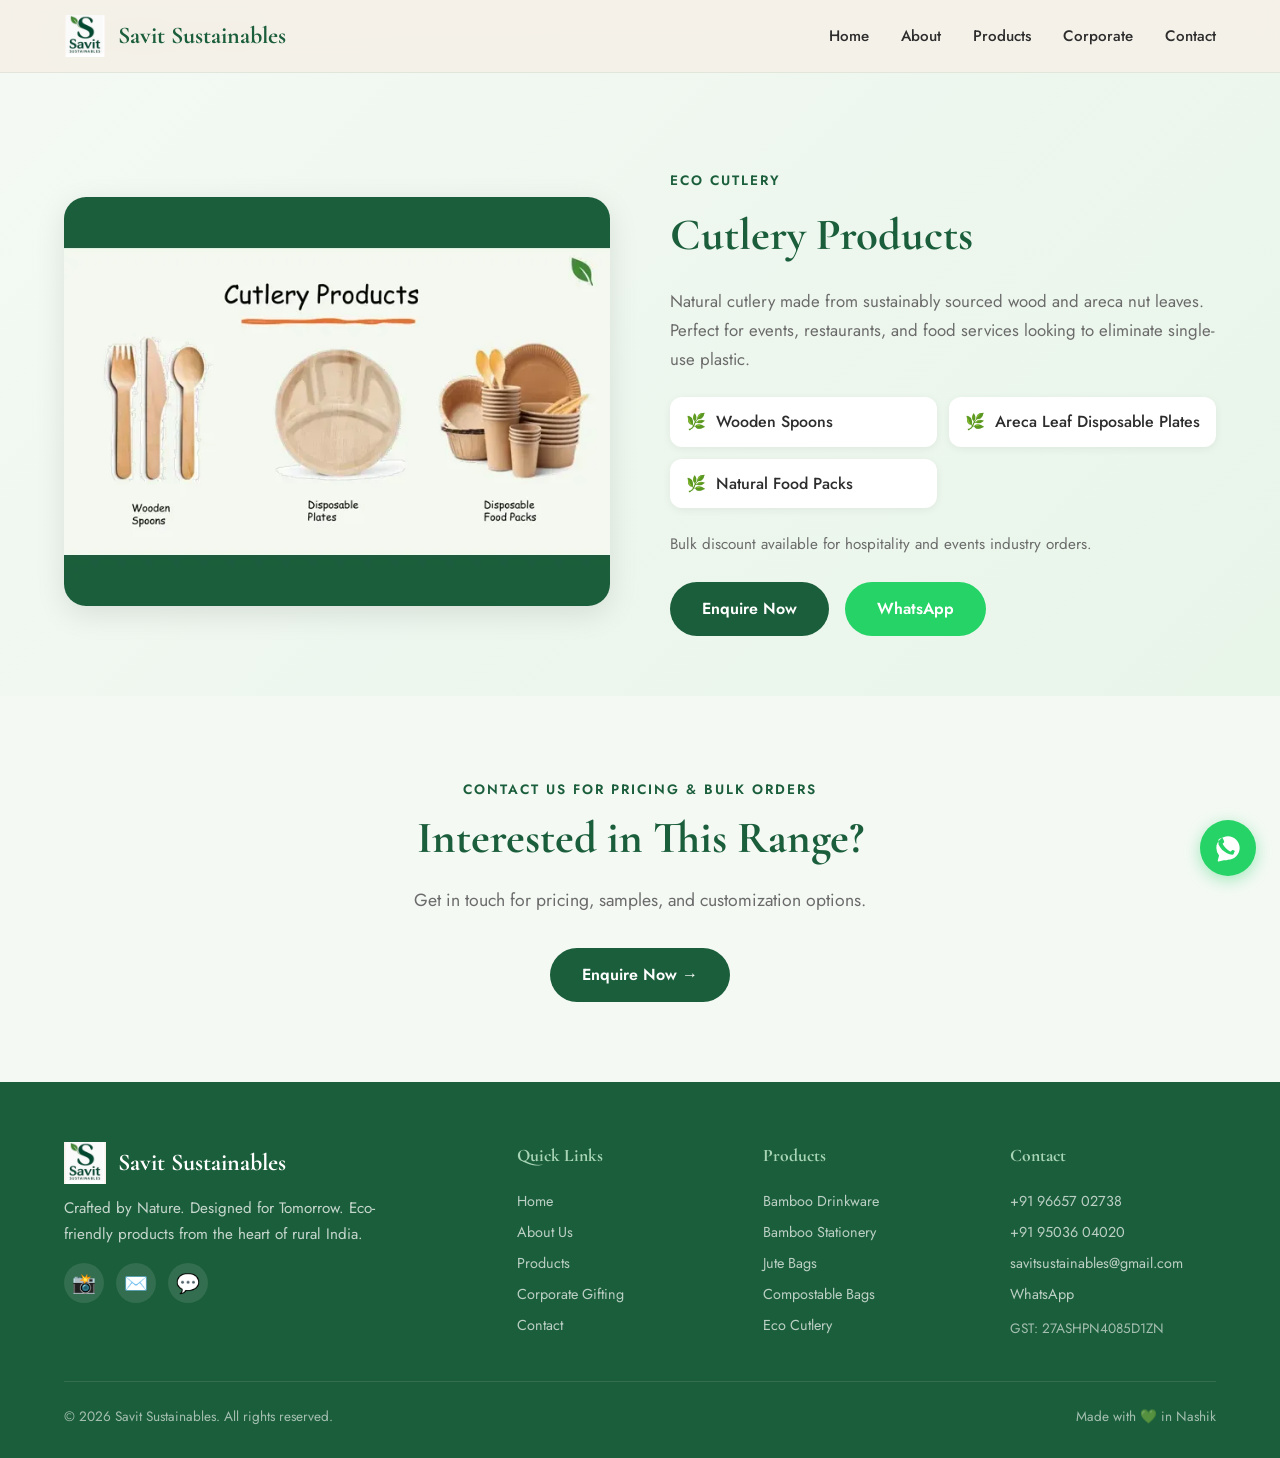
<file: products/eco-cutlery.html>
<!DOCTYPE html>
<html lang="en">
<head>
  <meta charset="UTF-8">
  <meta name="viewport" content="width=device-width, initial-scale=1.0">
  <title>Eco Cutlery – Wooden Spoons & Areca Leaf Plates | Savit Sustainables</title>
  <meta name="description" content="Eco-friendly cutlery from Savit Sustainables. Wooden spoons, areca leaf disposable plates, and natural food packs. Plastic-free dining solutions.">
  <meta name="robots" content="index, follow">
  <meta property="og:title" content="Eco Cutlery – Savit Sustainables">
  <meta property="og:description" content="Natural cutlery — wooden spoons, areca leaf plates, and disposable food packs. Plastic-free dining.">
  <meta property="og:image" content="https://www.savitsustainables.com/images/og-image.webp">
  <meta property="og:url" content="https://www.savitsustainables.com/products/eco-cutlery.html">
  <meta property="og:type" content="website">
  <meta name="twitter:card" content="summary_large_image">
  <link rel="preconnect" href="https://fonts.googleapis.com">
  <link rel="preconnect" href="https://fonts.gstatic.com" crossorigin>
  <link href="https://fonts.googleapis.com/css2?family=Cormorant+Garamond:wght@600;700&family=Jost:wght@400;500;600;700&display=swap" rel="stylesheet">
  <link rel="stylesheet" href="/css/style.css">
  <link rel="icon" type="image/svg+xml" href="/images/favicon.svg">
  <link rel="icon" type="image/x-icon" href="/images/favicon.ico">
</head>
<body>
  <nav class="navbar" role="navigation" aria-label="Main navigation">
    <div class="container">
      <a href="/" class="nav-logo" aria-label="Savit Sustainables Home">
        <img src="/images/logo.webp" alt="Savit Sustainables Logo" width="42" height="42">
        <span>Savit Sustainables</span>
      </a>
      <button class="nav-toggle" aria-label="Toggle navigation menu" aria-expanded="false">
        <span></span><span></span><span></span>
      </button>
      <ul class="nav-links" role="menubar">
        <li role="none"><a href="/" role="menuitem">Home</a></li>
        <li role="none"><a href="/about.html" role="menuitem">About</a></li>
        <li role="none"><a href="/products/" role="menuitem">Products</a></li>
        <li role="none"><a href="/corporate-gifting.html" role="menuitem">Corporate</a></li>
        <li role="none"><a href="/contact.html" role="menuitem">Contact</a></li>
      </ul>
    </div>
  </nav>

  <section class="breadcrumbs">
    <div class="container">
      <a href="/">Home</a> / <a href="/products/">Products</a> / <span>Eco Cutlery</span>
    </div>
  </section>

  <section class="product-detail-hero">
    <div class="container">
      <div class="product-detail-grid">
        <div class="product-detail-image fade-up">
          <img src="/images/products/eco-cutlery.webp" alt="Eco-friendly cutlery collection" width="520" height="390" loading="eager">
        </div>
        <div class="product-detail-info fade-up">
          <span class="section-label">Eco Cutlery</span>
          <h1>Cutlery Products</h1>
          <p>Natural cutlery made from sustainably sourced wood and areca nut leaves. Perfect for events, restaurants, and food services looking to eliminate single-use plastic.</p>
          <ul class="product-item-list">
            <li>Wooden Spoons</li>
            <li>Areca Leaf Disposable Plates</li>
            <li>Natural Food Packs</li>
          </ul>
          <p style="font-size:0.95rem;color:var(--text-muted)">Bulk discount available for hospitality and events industry orders.</p>
          <div style="display:flex;gap:16px;margin-top:24px;flex-wrap:wrap">
            <a href="/contact.html" class="btn btn-primary">Enquire Now</a>
            <a href="https://wa.me/919665702738?text=Hi%20Savit!%20I%20want%20to%20enquire%20about%20your%20Eco%20Cutlery." target="_blank" rel="noopener" class="btn btn-whatsapp">WhatsApp</a>
          </div>
        </div>
      </div>
    </div>
  </section>

  <section class="section" style="text-align:center">
    <div class="container">
      <div class="fade-up">
        <span class="section-label">Contact us for pricing &amp; bulk orders</span>
        <h2 class="section-title">Interested in This Range?</h2>
        <p class="section-desc" style="margin:0 auto 32px">Get in touch for pricing, samples, and customization options.</p>
        <a href="/contact.html" class="btn btn-primary">Enquire Now →</a>
      </div>
    </div>
  </section>

  <footer class="footer" role="contentinfo">
    <div class="container">
      <div class="footer-grid">
        <div class="footer-brand">
          <a href="/" class="nav-logo" style="color:var(--white)">
            <img src="/images/logo.webp" alt="Savit Sustainables" width="42" height="42" loading="lazy">
            <span>Savit Sustainables</span>
          </a>
          <p>Crafted by Nature. Designed for Tomorrow. Eco-friendly products from the heart of rural India.</p>
          <div class="footer-social">
            <a href="https://instagram.com/savit_sustainables" target="_blank" rel="noopener" aria-label="Instagram">📸</a>
            <a href="mailto:savitsustainables@gmail.com" aria-label="Email">✉️</a>
            <a href="https://wa.me/919665702738" target="_blank" rel="noopener" aria-label="WhatsApp">💬</a>
          </div>
        </div>
        <div class="footer-links">
          <h4>Quick Links</h4>
          <a href="/">Home</a>
          <a href="/about.html">About Us</a>
          <a href="/products/">Products</a>
          <a href="/corporate-gifting.html">Corporate Gifting</a>
          <a href="/contact.html">Contact</a>
        </div>
        <div class="footer-links">
          <h4>Products</h4>
          <a href="/products/bamboo-drinkware.html">Bamboo Drinkware</a>
          <a href="/products/bamboo-stationery.html">Bamboo Stationery</a>
          <a href="/products/jute-bags.html">Jute Bags</a>
          <a href="/products/compostable-bags.html">Compostable Bags</a>
          <a href="/products/eco-cutlery.html">Eco Cutlery</a>
        </div>
        <div class="footer-links">
          <h4>Contact</h4>
          <a href="tel:+919665702738">+91 96657 02738</a>
          <a href="tel:+919503604020">+91 95036 04020</a>
          <a href="mailto:savitsustainables@gmail.com">savitsustainables@gmail.com</a>
          <a href="https://wa.me/919665702738" target="_blank" rel="noopener">WhatsApp</a>
          <p style="color:rgba(255,255,255,0.6);font-size:0.85rem;margin-top:8px">GST: 27ASHPN4085D1ZN</p>
        </div>
      </div>
      <div class="footer-bottom">
        <span>&copy; <span id="year">2025</span> Savit Sustainables. All rights reserved.</span>
        <span>Made with 💚 in Nashik</span>
      </div>
    </div>
  </footer>

  <a href="https://wa.me/919665702738?text=Hi%20Savit%20Sustainables!%20I%20am%20interested%20in%20your%20eco-friendly%20products." class="whatsapp-float" target="_blank" rel="noopener" aria-label="Chat on WhatsApp">
    <img src="data:image/svg+xml,%3Csvg xmlns='http://www.w3.org/2000/svg' viewBox='0 0 24 24' fill='white'%3E%3Cpath d='M17.472 14.382a.702.702 0 0 1 .352.355c.012.024.012.049 0 .073a11.91 11.91 0 0 0-.938 2.168 1.176 1.176 0 0 1-1.172.854 23.268 23.268 0 0 1-4.586-1.413 24.6 24.6 0 0 1-4.242-2.93 24.595 24.595 0 0 1-2.93-4.242A23.265 23.265 0 0 1 3.87 5.257a1.176 1.176 0 0 1 .854-1.172 11.91 11.91 0 0 1 2.168-.938.12.12 0 0 1 .073 0 .702.702 0 0 1 .355.352c.457.906.91 1.814 1.36 2.724a.702.702 0 0 1-.078.742 38.963 38.963 0 0 1-1.055 1.207.42.42 0 0 0-.094.484 17.066 17.066 0 0 0 2.754 3.622 17.06 17.06 0 0 0 3.621 2.754.42.42 0 0 0 .484-.094l1.207-1.055a.702.702 0 0 1 .742-.078c.91.45 1.818.903 2.724 1.36zM12 2C6.477 2 2 6.477 2 12a9.959 9.959 0 0 0 2.355 6.422l-1.135 4.258a.703.703 0 0 0 .88.88l4.254-1.14A9.96 9.96 0 0 0 12 22c5.523 0 10-4.477 10-10S17.523 2 12 2z'/%3E%3C/svg%3E" alt="WhatsApp" width="28" height="28">
  </a>

  <script src="/js/script.js"></script>
</body>
</html>
</file>
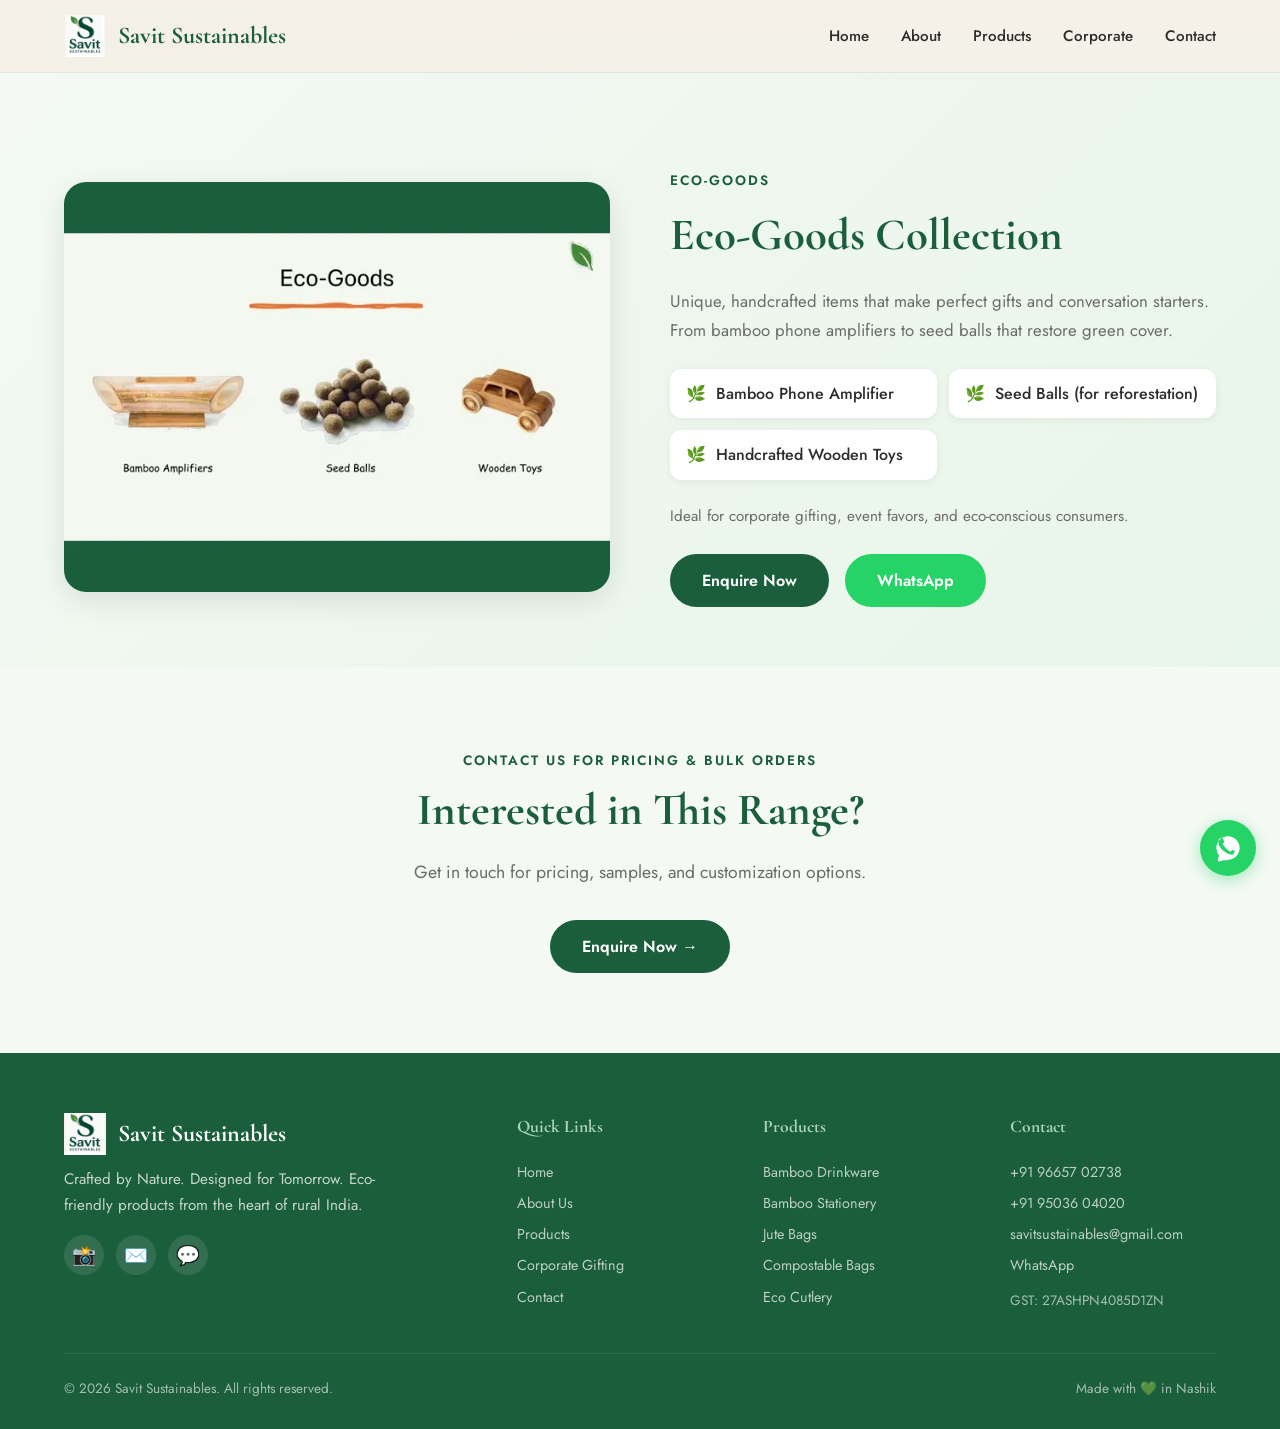
<file: products/eco-goods.html>
<!DOCTYPE html>
<html lang="en">
<head>
  <meta charset="UTF-8">
  <meta name="viewport" content="width=device-width, initial-scale=1.0">
  <title>Eco-Goods – Bamboo Amplifiers, Seed Balls & Wooden Toys | Savit Sustainables</title>
  <meta name="description" content="Unique eco-goods from Savit Sustainables. Bamboo phone amplifiers, seed balls for reforestation, and handcrafted wooden toys. Natural and plastic-free.">
  <meta name="robots" content="index, follow">
  <meta property="og:title" content="Eco-Goods – Savit Sustainables">
  <meta property="og:description" content="Bamboo phone amplifiers, seed balls, and handcrafted wooden toys. Unique eco-friendly gifts.">
  <meta property="og:image" content="https://www.savitsustainables.com/images/og-image.webp">
  <meta property="og:url" content="https://www.savitsustainables.com/products/eco-goods.html">
  <meta property="og:type" content="website">
  <meta name="twitter:card" content="summary_large_image">
  <link rel="preconnect" href="https://fonts.googleapis.com">
  <link rel="preconnect" href="https://fonts.gstatic.com" crossorigin>
  <link href="https://fonts.googleapis.com/css2?family=Cormorant+Garamond:wght@600;700&family=Jost:wght@400;500;600;700&display=swap" rel="stylesheet">
  <link rel="stylesheet" href="/css/style.css">
  <link rel="icon" type="image/svg+xml" href="/images/favicon.svg">
  <link rel="icon" type="image/x-icon" href="/images/favicon.ico">
</head>
<body>
  <nav class="navbar" role="navigation" aria-label="Main navigation">
    <div class="container">
      <a href="/" class="nav-logo" aria-label="Savit Sustainables Home">
        <img src="/images/logo.webp" alt="Savit Sustainables Logo" width="42" height="42">
        <span>Savit Sustainables</span>
      </a>
      <button class="nav-toggle" aria-label="Toggle navigation menu" aria-expanded="false">
        <span></span><span></span><span></span>
      </button>
      <ul class="nav-links" role="menubar">
        <li role="none"><a href="/" role="menuitem">Home</a></li>
        <li role="none"><a href="/about.html" role="menuitem">About</a></li>
        <li role="none"><a href="/products/" role="menuitem">Products</a></li>
        <li role="none"><a href="/corporate-gifting.html" role="menuitem">Corporate</a></li>
        <li role="none"><a href="/contact.html" role="menuitem">Contact</a></li>
      </ul>
    </div>
  </nav>

  <section class="breadcrumbs">
    <div class="container">
      <a href="/">Home</a> / <a href="/products/">Products</a> / <span>Eco-Goods</span>
    </div>
  </section>

  <section class="product-detail-hero">
    <div class="container">
      <div class="product-detail-grid">
        <div class="product-detail-image fade-up">
          <img src="/images/products/eco-goods.webp" alt="Eco-goods collection" width="520" height="390" loading="eager">
        </div>
        <div class="product-detail-info fade-up">
          <span class="section-label">Eco-Goods</span>
          <h1>Eco-Goods Collection</h1>
          <p>Unique, handcrafted items that make perfect gifts and conversation starters. From bamboo phone amplifiers to seed balls that restore green cover.</p>
          <ul class="product-item-list">
            <li>Bamboo Phone Amplifier</li>
            <li>Seed Balls (for reforestation)</li>
            <li>Handcrafted Wooden Toys</li>
          </ul>
          <p style="font-size:0.95rem;color:var(--text-muted)">Ideal for corporate gifting, event favors, and eco-conscious consumers.</p>
          <div style="display:flex;gap:16px;margin-top:24px;flex-wrap:wrap">
            <a href="/contact.html" class="btn btn-primary">Enquire Now</a>
            <a href="https://wa.me/919665702738?text=Hi%20Savit!%20I%20want%20to%20enquire%20about%20your%20Eco-Goods." target="_blank" rel="noopener" class="btn btn-whatsapp">WhatsApp</a>
          </div>
        </div>
      </div>
    </div>
  </section>

  <section class="section" style="text-align:center">
    <div class="container">
      <div class="fade-up">
        <span class="section-label">Contact us for pricing &amp; bulk orders</span>
        <h2 class="section-title">Interested in This Range?</h2>
        <p class="section-desc" style="margin:0 auto 32px">Get in touch for pricing, samples, and customization options.</p>
        <a href="/contact.html" class="btn btn-primary">Enquire Now →</a>
      </div>
    </div>
  </section>

  <footer class="footer" role="contentinfo">
    <div class="container">
      <div class="footer-grid">
        <div class="footer-brand">
          <a href="/" class="nav-logo" style="color:var(--white)">
            <img src="/images/logo.webp" alt="Savit Sustainables" width="42" height="42" loading="lazy">
            <span>Savit Sustainables</span>
          </a>
          <p>Crafted by Nature. Designed for Tomorrow. Eco-friendly products from the heart of rural India.</p>
          <div class="footer-social">
            <a href="https://instagram.com/savit_sustainables" target="_blank" rel="noopener" aria-label="Instagram">📸</a>
            <a href="mailto:savitsustainables@gmail.com" aria-label="Email">✉️</a>
            <a href="https://wa.me/919665702738" target="_blank" rel="noopener" aria-label="WhatsApp">💬</a>
          </div>
        </div>
        <div class="footer-links">
          <h4>Quick Links</h4>
          <a href="/">Home</a>
          <a href="/about.html">About Us</a>
          <a href="/products/">Products</a>
          <a href="/corporate-gifting.html">Corporate Gifting</a>
          <a href="/contact.html">Contact</a>
        </div>
        <div class="footer-links">
          <h4>Products</h4>
          <a href="/products/bamboo-drinkware.html">Bamboo Drinkware</a>
          <a href="/products/bamboo-stationery.html">Bamboo Stationery</a>
          <a href="/products/jute-bags.html">Jute Bags</a>
          <a href="/products/compostable-bags.html">Compostable Bags</a>
          <a href="/products/eco-cutlery.html">Eco Cutlery</a>
        </div>
        <div class="footer-links">
          <h4>Contact</h4>
          <a href="tel:+919665702738">+91 96657 02738</a>
          <a href="tel:+919503604020">+91 95036 04020</a>
          <a href="mailto:savitsustainables@gmail.com">savitsustainables@gmail.com</a>
          <a href="https://wa.me/919665702738" target="_blank" rel="noopener">WhatsApp</a>
          <p style="color:rgba(255,255,255,0.6);font-size:0.85rem;margin-top:8px">GST: 27ASHPN4085D1ZN</p>
        </div>
      </div>
      <div class="footer-bottom">
        <span>&copy; <span id="year">2025</span> Savit Sustainables. All rights reserved.</span>
        <span>Made with 💚 in Nashik</span>
      </div>
    </div>
  </footer>

  <a href="https://wa.me/919665702738?text=Hi%20Savit%20Sustainables!%20I%20am%20interested%20in%20your%20eco-friendly%20products." class="whatsapp-float" target="_blank" rel="noopener" aria-label="Chat on WhatsApp">
    <img src="data:image/svg+xml,%3Csvg xmlns='http://www.w3.org/2000/svg' viewBox='0 0 24 24' fill='white'%3E%3Cpath d='M17.472 14.382a.702.702 0 0 1 .352.355c.012.024.012.049 0 .073a11.91 11.91 0 0 0-.938 2.168 1.176 1.176 0 0 1-1.172.854 23.268 23.268 0 0 1-4.586-1.413 24.6 24.6 0 0 1-4.242-2.93 24.595 24.595 0 0 1-2.93-4.242A23.265 23.265 0 0 1 3.87 5.257a1.176 1.176 0 0 1 .854-1.172 11.91 11.91 0 0 1 2.168-.938.12.12 0 0 1 .073 0 .702.702 0 0 1 .355.352c.457.906.91 1.814 1.36 2.724a.702.702 0 0 1-.078.742 38.963 38.963 0 0 1-1.055 1.207.42.42 0 0 0-.094.484 17.066 17.066 0 0 0 2.754 3.622 17.06 17.06 0 0 0 3.621 2.754.42.42 0 0 0 .484-.094l1.207-1.055a.702.702 0 0 1 .742-.078c.91.45 1.818.903 2.724 1.36zM12 2C6.477 2 2 6.477 2 12a9.959 9.959 0 0 0 2.355 6.422l-1.135 4.258a.703.703 0 0 0 .88.88l4.254-1.14A9.96 9.96 0 0 0 12 22c5.523 0 10-4.477 10-10S17.523 2 12 2z'/%3E%3C/svg%3E" alt="WhatsApp" width="28" height="28">
  </a>

  <script src="/js/script.js"></script>
</body>
</html>
</file>
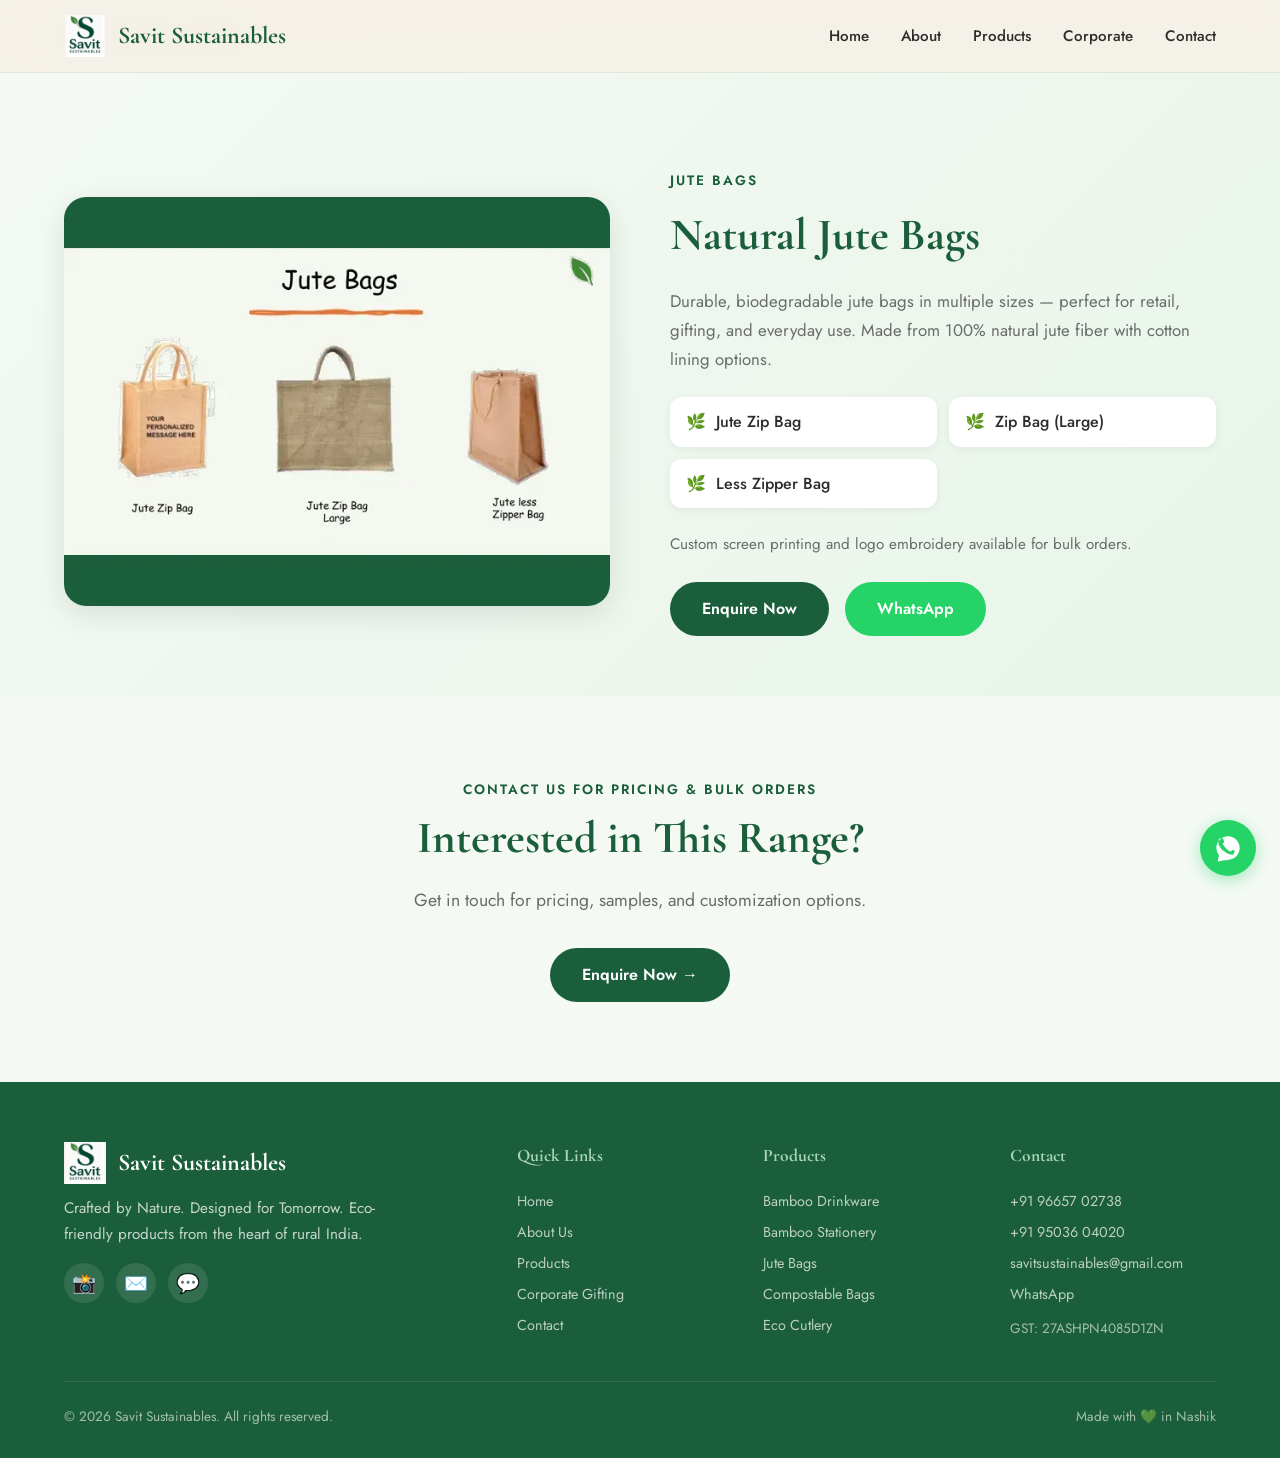
<file: products/jute-bags.html>
<!DOCTYPE html>
<html lang="en">
<head>
  <meta charset="UTF-8">
  <meta name="viewport" content="width=device-width, initial-scale=1.0">
  <title>Jute Bags – Eco-Friendly Natural Fiber Bags | Savit Sustainables</title>
  <meta name="description" content="Buy eco-friendly jute bags from Savit Sustainables. Durable, biodegradable jute zip bags in multiple sizes with custom branding for businesses.">
  <meta name="robots" content="index, follow">
  <meta property="og:title" content="Jute Bags – Savit Sustainables">
  <meta property="og:description" content="Durable, biodegradable jute bags in multiple sizes with custom branding.">
  <meta property="og:image" content="https://www.savitsustainables.com/images/og-image.webp">
  <meta property="og:url" content="https://www.savitsustainables.com/products/jute-bags.html">
  <meta property="og:type" content="website">
  <meta name="twitter:card" content="summary_large_image">
  <link rel="preconnect" href="https://fonts.googleapis.com">
  <link rel="preconnect" href="https://fonts.gstatic.com" crossorigin>
  <link href="https://fonts.googleapis.com/css2?family=Cormorant+Garamond:wght@600;700&family=Jost:wght@400;500;600;700&display=swap" rel="stylesheet">
  <link rel="stylesheet" href="/css/style.css">
  <link rel="icon" type="image/svg+xml" href="/images/favicon.svg">
  <link rel="icon" type="image/x-icon" href="/images/favicon.ico">
</head>
<body>
  <nav class="navbar" role="navigation" aria-label="Main navigation">
    <div class="container">
      <a href="/" class="nav-logo" aria-label="Savit Sustainables Home">
        <img src="/images/logo.webp" alt="Savit Sustainables Logo" width="42" height="42">
        <span>Savit Sustainables</span>
      </a>
      <button class="nav-toggle" aria-label="Toggle navigation menu" aria-expanded="false">
        <span></span><span></span><span></span>
      </button>
      <ul class="nav-links" role="menubar">
        <li role="none"><a href="/" role="menuitem">Home</a></li>
        <li role="none"><a href="/about.html" role="menuitem">About</a></li>
        <li role="none"><a href="/products/" role="menuitem">Products</a></li>
        <li role="none"><a href="/corporate-gifting.html" role="menuitem">Corporate</a></li>
        <li role="none"><a href="/contact.html" role="menuitem">Contact</a></li>
      </ul>
    </div>
  </nav>

  <section class="breadcrumbs">
    <div class="container">
      <a href="/">Home</a> / <a href="/products/">Products</a> / <span>Jute Bags</span>
    </div>
  </section>

  <section class="product-detail-hero">
    <div class="container">
      <div class="product-detail-grid">
        <div class="product-detail-image fade-up">
          <img src="/images/products/jute-bags.webp" alt="Natural jute bag collection" width="520" height="390" loading="eager">
        </div>
        <div class="product-detail-info fade-up">
          <span class="section-label">Jute Bags</span>
          <h1>Natural Jute Bags</h1>
          <p>Durable, biodegradable jute bags in multiple sizes — perfect for retail, gifting, and everyday use. Made from 100% natural jute fiber with cotton lining options.</p>
          <ul class="product-item-list">
            <li>Jute Zip Bag</li>
            <li>Zip Bag (Large)</li>
            <li>Less Zipper Bag</li>
          </ul>
          <p style="font-size:0.95rem;color:var(--text-muted)">Custom screen printing and logo embroidery available for bulk orders.</p>
          <div style="display:flex;gap:16px;margin-top:24px;flex-wrap:wrap">
            <a href="/contact.html" class="btn btn-primary">Enquire Now</a>
            <a href="https://wa.me/919665702738?text=Hi%20Savit!%20I%20want%20to%20enquire%20about%20your%20Jute%20Bags." target="_blank" rel="noopener" class="btn btn-whatsapp">WhatsApp</a>
          </div>
        </div>
      </div>
    </div>
  </section>

  <section class="section" style="text-align:center">
    <div class="container">
      <div class="fade-up">
        <span class="section-label">Contact us for pricing &amp; bulk orders</span>
        <h2 class="section-title">Interested in This Range?</h2>
        <p class="section-desc" style="margin:0 auto 32px">Get in touch for pricing, samples, and customization options.</p>
        <a href="/contact.html" class="btn btn-primary">Enquire Now →</a>
      </div>
    </div>
  </section>

  <footer class="footer" role="contentinfo">
    <div class="container">
      <div class="footer-grid">
        <div class="footer-brand">
          <a href="/" class="nav-logo" style="color:var(--white)">
            <img src="/images/logo.webp" alt="Savit Sustainables" width="42" height="42" loading="lazy">
            <span>Savit Sustainables</span>
          </a>
          <p>Crafted by Nature. Designed for Tomorrow. Eco-friendly products from the heart of rural India.</p>
          <div class="footer-social">
            <a href="https://instagram.com/savit_sustainables" target="_blank" rel="noopener" aria-label="Instagram">📸</a>
            <a href="mailto:savitsustainables@gmail.com" aria-label="Email">✉️</a>
            <a href="https://wa.me/919665702738" target="_blank" rel="noopener" aria-label="WhatsApp">💬</a>
          </div>
        </div>
        <div class="footer-links">
          <h4>Quick Links</h4>
          <a href="/">Home</a>
          <a href="/about.html">About Us</a>
          <a href="/products/">Products</a>
          <a href="/corporate-gifting.html">Corporate Gifting</a>
          <a href="/contact.html">Contact</a>
        </div>
        <div class="footer-links">
          <h4>Products</h4>
          <a href="/products/bamboo-drinkware.html">Bamboo Drinkware</a>
          <a href="/products/bamboo-stationery.html">Bamboo Stationery</a>
          <a href="/products/jute-bags.html">Jute Bags</a>
          <a href="/products/compostable-bags.html">Compostable Bags</a>
          <a href="/products/eco-cutlery.html">Eco Cutlery</a>
        </div>
        <div class="footer-links">
          <h4>Contact</h4>
          <a href="tel:+919665702738">+91 96657 02738</a>
          <a href="tel:+919503604020">+91 95036 04020</a>
          <a href="mailto:savitsustainables@gmail.com">savitsustainables@gmail.com</a>
          <a href="https://wa.me/919665702738" target="_blank" rel="noopener">WhatsApp</a>
          <p style="color:rgba(255,255,255,0.6);font-size:0.85rem;margin-top:8px">GST: 27ASHPN4085D1ZN</p>
        </div>
      </div>
      <div class="footer-bottom">
        <span>&copy; <span id="year">2025</span> Savit Sustainables. All rights reserved.</span>
        <span>Made with 💚 in Nashik</span>
      </div>
    </div>
  </footer>

  <a href="https://wa.me/919665702738?text=Hi%20Savit%20Sustainables!%20I%20am%20interested%20in%20your%20eco-friendly%20products." class="whatsapp-float" target="_blank" rel="noopener" aria-label="Chat on WhatsApp">
    <img src="data:image/svg+xml,%3Csvg xmlns='http://www.w3.org/2000/svg' viewBox='0 0 24 24' fill='white'%3E%3Cpath d='M17.472 14.382a.702.702 0 0 1 .352.355c.012.024.012.049 0 .073a11.91 11.91 0 0 0-.938 2.168 1.176 1.176 0 0 1-1.172.854 23.268 23.268 0 0 1-4.586-1.413 24.6 24.6 0 0 1-4.242-2.93 24.595 24.595 0 0 1-2.93-4.242A23.265 23.265 0 0 1 3.87 5.257a1.176 1.176 0 0 1 .854-1.172 11.91 11.91 0 0 1 2.168-.938.12.12 0 0 1 .073 0 .702.702 0 0 1 .355.352c.457.906.91 1.814 1.36 2.724a.702.702 0 0 1-.078.742 38.963 38.963 0 0 1-1.055 1.207.42.42 0 0 0-.094.484 17.066 17.066 0 0 0 2.754 3.622 17.06 17.06 0 0 0 3.621 2.754.42.42 0 0 0 .484-.094l1.207-1.055a.702.702 0 0 1 .742-.078c.91.45 1.818.903 2.724 1.36zM12 2C6.477 2 2 6.477 2 12a9.959 9.959 0 0 0 2.355 6.422l-1.135 4.258a.703.703 0 0 0 .88.88l4.254-1.14A9.96 9.96 0 0 0 12 22c5.523 0 10-4.477 10-10S17.523 2 12 2z'/%3E%3C/svg%3E" alt="WhatsApp" width="28" height="28">
  </a>

  <script src="/js/script.js"></script>
</body>
</html>
</file>
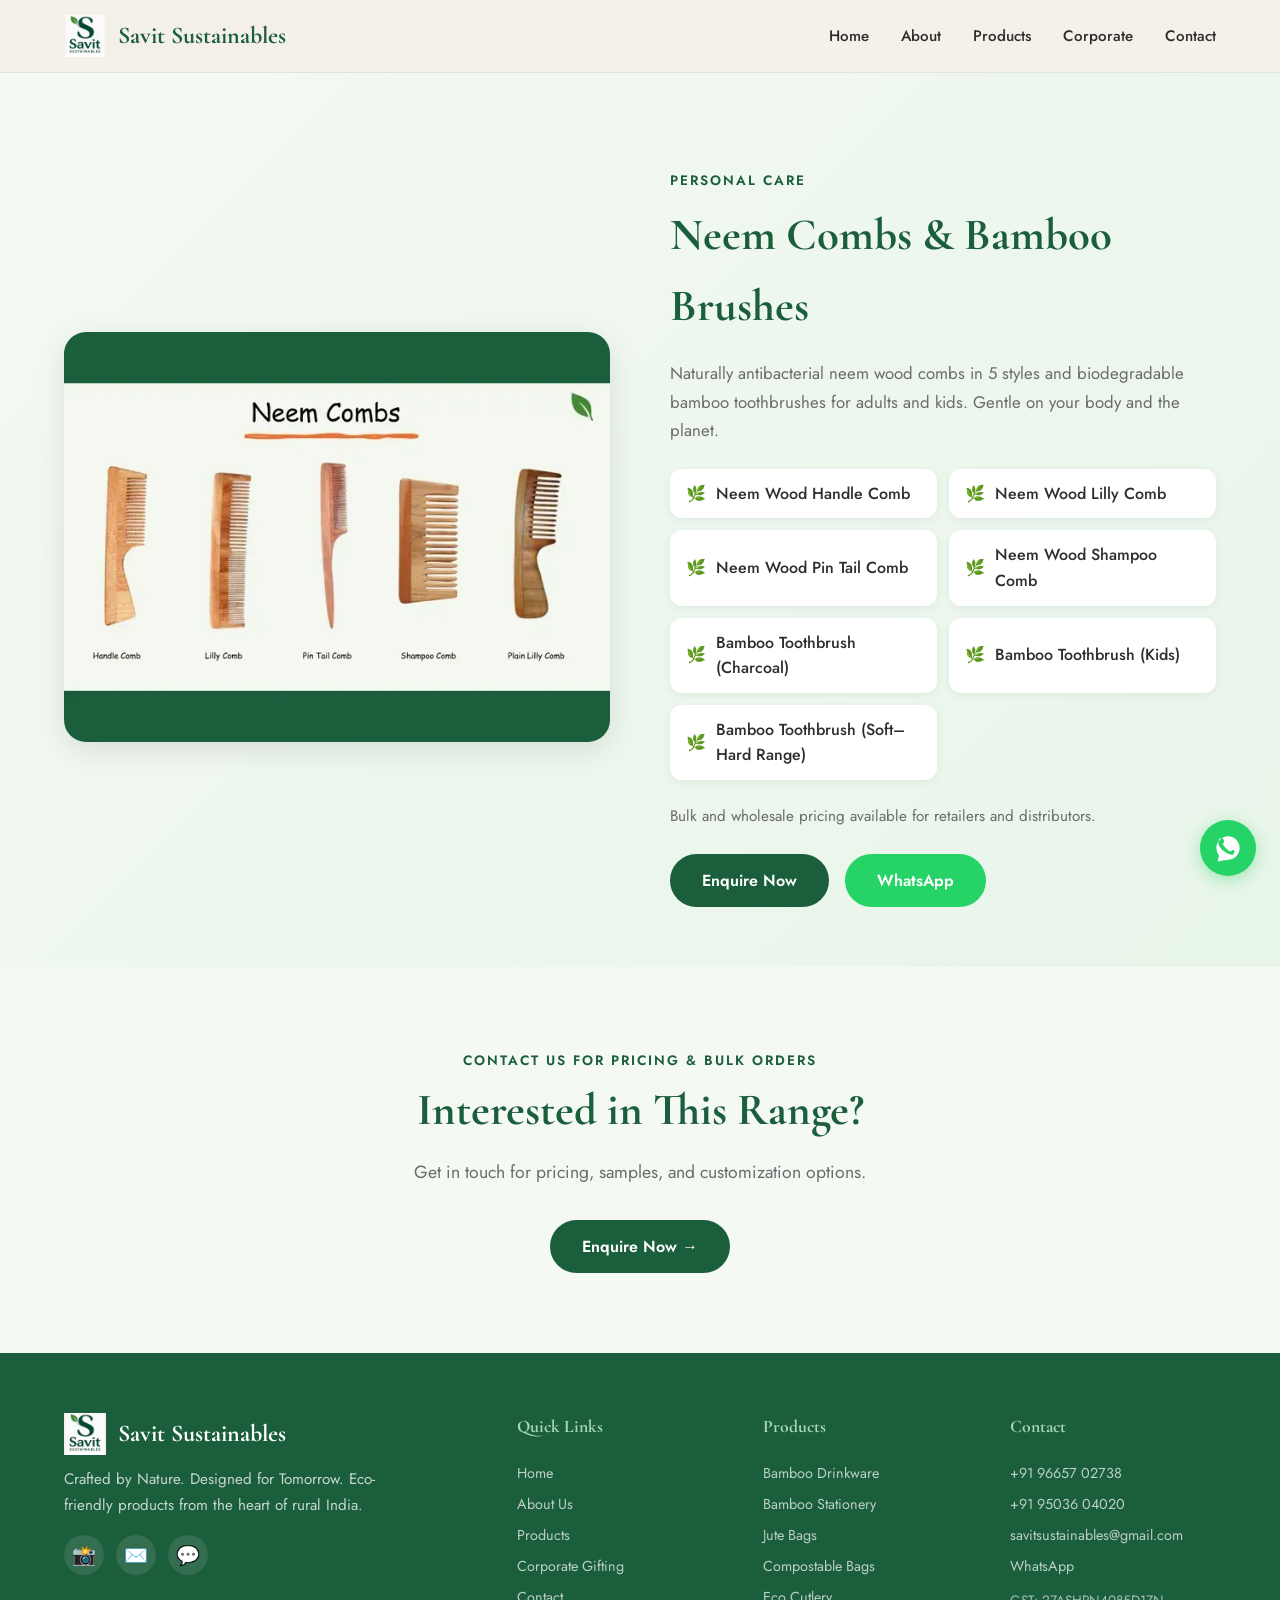
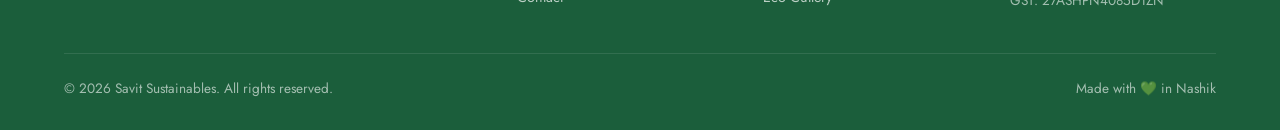
<file: products/personal-care.html>
<!DOCTYPE html>
<html lang="en">
<head>
  <meta charset="UTF-8">
  <meta name="viewport" content="width=device-width, initial-scale=1.0">
  <title>Personal Care – Neem Combs & Bamboo Toothbrushes | Savit Sustainables</title>
  <meta name="description" content="Natural personal care products from Savit Sustainables. Antibacterial neem wood combs and biodegradable bamboo toothbrushes for adults and kids.">
  <meta name="robots" content="index, follow">
  <meta property="og:title" content="Personal Care – Savit Sustainables">
  <meta property="og:description" content="Neem wood combs and bamboo toothbrushes. Naturally antibacterial and biodegradable.">
  <meta property="og:image" content="https://www.savitsustainables.com/images/og-image.webp">
  <meta property="og:url" content="https://www.savitsustainables.com/products/personal-care.html">
  <meta property="og:type" content="website">
  <meta name="twitter:card" content="summary_large_image">
  <link rel="preconnect" href="https://fonts.googleapis.com">
  <link rel="preconnect" href="https://fonts.gstatic.com" crossorigin>
  <link href="https://fonts.googleapis.com/css2?family=Cormorant+Garamond:wght@600;700&family=Jost:wght@400;500;600;700&display=swap" rel="stylesheet">
  <link rel="stylesheet" href="/css/style.css">
  <link rel="icon" type="image/svg+xml" href="/images/favicon.svg">
  <link rel="icon" type="image/x-icon" href="/images/favicon.ico">
</head>
<body>
  <nav class="navbar" role="navigation" aria-label="Main navigation">
    <div class="container">
      <a href="/" class="nav-logo" aria-label="Savit Sustainables Home">
        <img src="/images/logo.webp" alt="Savit Sustainables Logo" width="42" height="42">
        <span>Savit Sustainables</span>
      </a>
      <button class="nav-toggle" aria-label="Toggle navigation menu" aria-expanded="false">
        <span></span><span></span><span></span>
      </button>
      <ul class="nav-links" role="menubar">
        <li role="none"><a href="/" role="menuitem">Home</a></li>
        <li role="none"><a href="/about.html" role="menuitem">About</a></li>
        <li role="none"><a href="/products/" role="menuitem">Products</a></li>
        <li role="none"><a href="/corporate-gifting.html" role="menuitem">Corporate</a></li>
        <li role="none"><a href="/contact.html" role="menuitem">Contact</a></li>
      </ul>
    </div>
  </nav>

  <section class="breadcrumbs">
    <div class="container">
      <a href="/">Home</a> / <a href="/products/">Products</a> / <span>Personal Care</span>
    </div>
  </section>

  <section class="product-detail-hero">
    <div class="container">
      <div class="product-detail-grid">
        <div class="product-detail-image fade-up">
          <img src="/images/products/personal-care.webp" alt="Neem combs and bamboo toothbrushes" width="520" height="390" loading="eager">
        </div>
        <div class="product-detail-info fade-up">
          <span class="section-label">Personal Care</span>
          <h1>Neem Combs &amp; Bamboo Brushes</h1>
          <p>Naturally antibacterial neem wood combs in 5 styles and biodegradable bamboo toothbrushes for adults and kids. Gentle on your body and the planet.</p>
          <ul class="product-item-list">
            <li>Neem Wood Handle Comb</li>
            <li>Neem Wood Lilly Comb</li>
            <li>Neem Wood Pin Tail Comb</li>
            <li>Neem Wood Shampoo Comb</li>
            <li>Bamboo Toothbrush (Charcoal)</li>
            <li>Bamboo Toothbrush (Kids)</li>
            <li>Bamboo Toothbrush (Soft–Hard Range)</li>
          </ul>
          <p style="font-size:0.95rem;color:var(--text-muted)">Bulk and wholesale pricing available for retailers and distributors.</p>
          <div style="display:flex;gap:16px;margin-top:24px;flex-wrap:wrap">
            <a href="/contact.html" class="btn btn-primary">Enquire Now</a>
            <a href="https://wa.me/919665702738?text=Hi%20Savit!%20I%20want%20to%20enquire%20about%20your%20Personal%20Care%20products." target="_blank" rel="noopener" class="btn btn-whatsapp">WhatsApp</a>
          </div>
        </div>
      </div>
    </div>
  </section>

  <section class="section" style="text-align:center">
    <div class="container">
      <div class="fade-up">
        <span class="section-label">Contact us for pricing &amp; bulk orders</span>
        <h2 class="section-title">Interested in This Range?</h2>
        <p class="section-desc" style="margin:0 auto 32px">Get in touch for pricing, samples, and customization options.</p>
        <a href="/contact.html" class="btn btn-primary">Enquire Now →</a>
      </div>
    </div>
  </section>

  <footer class="footer" role="contentinfo">
    <div class="container">
      <div class="footer-grid">
        <div class="footer-brand">
          <a href="/" class="nav-logo" style="color:var(--white)">
            <img src="/images/logo.webp" alt="Savit Sustainables" width="42" height="42" loading="lazy">
            <span>Savit Sustainables</span>
          </a>
          <p>Crafted by Nature. Designed for Tomorrow. Eco-friendly products from the heart of rural India.</p>
          <div class="footer-social">
            <a href="https://instagram.com/savit_sustainables" target="_blank" rel="noopener" aria-label="Instagram">📸</a>
            <a href="mailto:savitsustainables@gmail.com" aria-label="Email">✉️</a>
            <a href="https://wa.me/919665702738" target="_blank" rel="noopener" aria-label="WhatsApp">💬</a>
          </div>
        </div>
        <div class="footer-links">
          <h4>Quick Links</h4>
          <a href="/">Home</a>
          <a href="/about.html">About Us</a>
          <a href="/products/">Products</a>
          <a href="/corporate-gifting.html">Corporate Gifting</a>
          <a href="/contact.html">Contact</a>
        </div>
        <div class="footer-links">
          <h4>Products</h4>
          <a href="/products/bamboo-drinkware.html">Bamboo Drinkware</a>
          <a href="/products/bamboo-stationery.html">Bamboo Stationery</a>
          <a href="/products/jute-bags.html">Jute Bags</a>
          <a href="/products/compostable-bags.html">Compostable Bags</a>
          <a href="/products/eco-cutlery.html">Eco Cutlery</a>
        </div>
        <div class="footer-links">
          <h4>Contact</h4>
          <a href="tel:+919665702738">+91 96657 02738</a>
          <a href="tel:+919503604020">+91 95036 04020</a>
          <a href="mailto:savitsustainables@gmail.com">savitsustainables@gmail.com</a>
          <a href="https://wa.me/919665702738" target="_blank" rel="noopener">WhatsApp</a>
          <p style="color:rgba(255,255,255,0.6);font-size:0.85rem;margin-top:8px">GST: 27ASHPN4085D1ZN</p>
        </div>
      </div>
      <div class="footer-bottom">
        <span>&copy; <span id="year">2025</span> Savit Sustainables. All rights reserved.</span>
        <span>Made with 💚 in Nashik</span>
      </div>
    </div>
  </footer>

  <a href="https://wa.me/919665702738?text=Hi%20Savit%20Sustainables!%20I%20am%20interested%20in%20your%20eco-friendly%20products." class="whatsapp-float" target="_blank" rel="noopener" aria-label="Chat on WhatsApp">
    <img src="data:image/svg+xml,%3Csvg xmlns='http://www.w3.org/2000/svg' viewBox='0 0 24 24' fill='white'%3E%3Cpath d='M17.472 14.382a.702.702 0 0 1 .352.355c.012.024.012.049 0 .073a11.91 11.91 0 0 0-.938 2.168 1.176 1.176 0 0 1-1.172.854 23.268 23.268 0 0 1-4.586-1.413 24.6 24.6 0 0 1-4.242-2.93 24.595 24.595 0 0 1-2.93-4.242A23.265 23.265 0 0 1 3.87 5.257a1.176 1.176 0 0 1 .854-1.172 11.91 11.91 0 0 1 2.168-.938.12.12 0 0 1 .073 0 .702.702 0 0 1 .355.352c.457.906.91 1.814 1.36 2.724a.702.702 0 0 1-.078.742 38.963 38.963 0 0 1-1.055 1.207.42.42 0 0 0-.094.484 17.066 17.066 0 0 0 2.754 3.622 17.06 17.06 0 0 0 3.621 2.754.42.42 0 0 0 .484-.094l1.207-1.055a.702.702 0 0 1 .742-.078c.91.45 1.818.903 2.724 1.36zM12 2C6.477 2 2 6.477 2 12a9.959 9.959 0 0 0 2.355 6.422l-1.135 4.258a.703.703 0 0 0 .88.88l4.254-1.14A9.96 9.96 0 0 0 12 22c5.523 0 10-4.477 10-10S17.523 2 12 2z'/%3E%3C/svg%3E" alt="WhatsApp" width="28" height="28">
  </a>

  <script src="/js/script.js"></script>
</body>
</html>
</file>
<file: css/style.css>
/* ============================================
   Savit Sustainables - Main Stylesheet
   Crafted by Nature. Designed for Tomorrow.
   ============================================ */

/* --- CSS Custom Properties --- */
:root {
  --green-dark: #1b5e3b;
  --green-light: #a8d5b5;
  --cream: #f4f9f4;
  --brown: #7a5c3a;
  --text-dark: #2d2d2d;
  --text-muted: #6b6b6b;
  --white: #ffffff;
  --shadow-sm: 0 2px 8px rgba(0,0,0,0.06);
  --shadow-md: 0 8px 30px rgba(0,0,0,0.10);
  --shadow-lg: 0 16px 48px rgba(0,0,0,0.12);
  --radius: 22px;
  --radius-sm: 12px;
  --transition: 0.3s cubic-bezier(0.4, 0, 0.2, 1);
  --max-width: 1200px;
  --font-heading: 'Cormorant Garamond', Georgia, serif;
  --font-body: 'Jost', -apple-system, BlinkMacSystemFont, sans-serif;
}

/* --- Reset --- */
*, *::before, *::after {
  margin: 0;
  padding: 0;
  box-sizing: border-box;
}

html {
  scroll-behavior: smooth;
  scroll-padding-top: 80px;
}

@media (prefers-reduced-motion: reduce) {
  *, *::before, *::after {
    animation-duration: 0.01ms !important;
    animation-iteration-count: 1 !important;
    transition-duration: 0.01ms !important;
  }
  html { scroll-behavior: auto; }
}

body {
  font-family: var(--font-body);
  color: var(--text-dark);
  background: var(--cream);
  line-height: 1.6;
  -webkit-font-smoothing: antialiased;
  -moz-osx-font-smoothing: grayscale;
}

img {
  max-width: 100%;
  height: auto;
  display: block;
}

a {
  color: inherit;
  text-decoration: none;
  transition: var(--transition);
}

ul { list-style: none; }

.container {
  width: 100%;
  max-width: var(--max-width);
  margin: 0 auto;
  padding: 0 24px;
}

.section {
  padding: 80px 0;
}

.section-label {
  display: inline-block;
  font-family: var(--font-body);
  font-size: 0.85rem;
  font-weight: 600;
  letter-spacing: 2px;
  text-transform: uppercase;
  color: var(--green-dark);
  margin-bottom: 12px;
}

.section-title {
  font-family: var(--font-heading);
  font-size: 2.8rem;
  font-weight: 700;
  line-height: 1.2;
  color: var(--green-dark);
  margin-bottom: 20px;
}

.section-desc {
  font-size: 1.1rem;
  color: var(--text-muted);
  max-width: 640px;
  line-height: 1.7;
}

/* --- Buttons --- */
.btn {
  display: inline-flex;
  align-items: center;
  gap: 8px;
  padding: 14px 32px;
  font-family: var(--font-body);
  font-size: 1rem;
  font-weight: 600;
  border: none;
  border-radius: 50px;
  cursor: pointer;
  transition: var(--transition);
}

.btn-primary {
  background: var(--green-dark);
  color: var(--white);
}

.btn-primary:hover {
  background: #12472a;
  transform: translateY(-2px);
  box-shadow: var(--shadow-md);
}

.btn-outline {
  background: transparent;
  color: var(--green-dark);
  border: 2px solid var(--green-dark);
}

.btn-outline:hover {
  background: var(--green-dark);
  color: var(--white);
  transform: translateY(-2px);
}

.btn-whatsapp {
  background: #25D366;
  color: var(--white);
}

.btn-whatsapp:hover {
  background: #1da851;
  transform: translateY(-2px);
}

/* --- Navigation --- */
.navbar {
  position: fixed;
  top: 0;
  left: 0;
  right: 0;
  z-index: 1000;
  background: rgba(245, 240, 232, 0.92);
  backdrop-filter: blur(12px);
  -webkit-backdrop-filter: blur(12px);
  border-bottom: 1px solid rgba(27, 94, 59, 0.08);
  transition: var(--transition);
}

.navbar .container {
  display: flex;
  align-items: center;
  justify-content: space-between;
  height: 72px;
}

.nav-logo {
  display: flex;
  align-items: center;
  gap: 12px;
  font-family: var(--font-heading);
  font-size: 1.6rem;
  font-weight: 700;
  color: var(--green-dark);
}

.nav-logo img {
  height: 42px;
  width: auto;
}

.nav-logo span {
  font-size: 1.5rem;
}

.nav-links {
  display: flex;
  align-items: center;
  gap: 32px;
}

.nav-links a {
  font-size: 0.95rem;
  font-weight: 500;
  color: var(--text-dark);
  position: relative;
  padding: 4px 0;
}

.nav-links a::after {
  content: '';
  position: absolute;
  bottom: -2px;
  left: 0;
  width: 0;
  height: 2px;
  background: var(--green-dark);
  transition: var(--transition);
}

.nav-links a:hover::after,
.nav-links a.active::after {
  width: 100%;
}

.nav-links a.active {
  color: var(--green-dark);
  font-weight: 600;
}

.nav-toggle {
  display: none;
  flex-direction: column;
  gap: 5px;
  background: none;
  border: none;
  cursor: pointer;
  padding: 4px;
}

.nav-toggle span {
  display: block;
  width: 28px;
  height: 2.5px;
  background: var(--green-dark);
  border-radius: 2px;
  transition: var(--transition);
}

.nav-toggle.open span:nth-child(1) {
  transform: rotate(45deg) translate(5px, 5px);
}
.nav-toggle.open span:nth-child(2) {
  opacity: 0;
}
.nav-toggle.open span:nth-child(3) {
  transform: rotate(-45deg) translate(5px, -5px);
}

/* --- Hero --- */
.hero {
  min-height: 90vh;
  display: flex;
  align-items: center;
  padding-top: 72px;
  background: linear-gradient(135deg, var(--cream) 0%, #e8f5e9 100%);
  overflow: hidden;
}

.hero .container {
  display: grid;
  grid-template-columns: 1fr 1fr;
  gap: 60px;
  align-items: center;
}

.hero-badge {
  display: inline-flex;
  align-items: center;
  gap: 8px;
  padding: 8px 20px;
  background: var(--green-light);
  color: var(--green-dark);
  border-radius: 50px;
  font-size: 0.85rem;
  font-weight: 600;
  margin-bottom: 24px;
}

.hero h1 {
  font-family: var(--font-heading);
  font-size: 4rem;
  font-weight: 700;
  line-height: 1.1;
  color: var(--green-dark);
  margin-bottom: 20px;
}

.hero h1 span {
  display: block;
  color: var(--brown);
}

.hero p {
  font-size: 1.15rem;
  color: var(--text-muted);
  line-height: 1.7;
  margin-bottom: 36px;
  max-width: 520px;
}

.hero-actions {
  display: flex;
  gap: 16px;
  flex-wrap: wrap;
}

.hero-stats {
  display: grid;
  grid-template-columns: repeat(3, 1fr);
  gap: 8px;
  margin-top: 48px;
}

.hero-stat {
  text-align: center;
  padding: 20px;
  background: var(--white);
  border-radius: var(--radius-sm);
  box-shadow: var(--shadow-sm);
}

.hero-stat-value {
  font-family: var(--font-heading);
  font-size: 2rem;
  font-weight: 700;
  color: var(--green-dark);
}

.hero-stat-label {
  font-size: 0.85rem;
  color: var(--text-muted);
  margin-top: 4px;
}

.hero-image {
  position: relative;
  display: flex;
  justify-content: center;
  align-items: center;
}

.hero-image img {
  border-radius: var(--radius);
  box-shadow: var(--shadow-lg);
  width: 100%;
  max-width: 520px;
  aspect-ratio: 4/3;
  object-fit: cover;
}

.hero-image-float {
  position: absolute;
  bottom: -20px;
  left: -20px;
  background: var(--white);
  padding: 16px 24px;
  border-radius: var(--radius-sm);
  box-shadow: var(--shadow-md);
  display: flex;
  align-items: center;
  gap: 12px;
}

.hero-image-float-icon {
  font-size: 1.8rem;
}

.hero-image-float-text {
  font-weight: 600;
  font-size: 0.95rem;
  color: var(--green-dark);
}

/* --- Product Cards --- */
.product-grid {
  display: grid;
  grid-template-columns: repeat(auto-fill, minmax(280px, 1fr));
  gap: 28px;
  margin-top: 48px;
}

.product-card {
  background: var(--white);
  border-radius: var(--radius);
  overflow: hidden;
  box-shadow: var(--shadow-sm);
  transition: var(--transition);
  cursor: pointer;
}

.product-card:hover {
  transform: translateY(-6px);
  box-shadow: var(--shadow-md);
}

.product-card-image {
  width: 100%;
  aspect-ratio: 16/12;
  object-fit: cover;
  background: var(--green-light);
}

.product-card-body {
  padding: 24px;
}

.product-card-category {
  font-size: 0.8rem;
  font-weight: 600;
  text-transform: uppercase;
  letter-spacing: 1.5px;
  color: var(--green-dark);
  margin-bottom: 8px;
}

.product-card-title {
  font-family: var(--font-heading);
  font-size: 1.4rem;
  font-weight: 700;
  color: var(--green-dark);
  margin-bottom: 8px;
}

.product-card-desc {
  font-size: 0.95rem;
  color: var(--text-muted);
  line-height: 1.6;
  margin-bottom: 16px;
}

.product-card-items {
  display: flex;
  flex-wrap: wrap;
  gap: 8px;
}

.product-card-tag {
  padding: 4px 14px;
  background: var(--cream);
  color: var(--text-muted);
  border-radius: 50px;
  font-size: 0.8rem;
  font-weight: 500;
}

.product-card-link {
  display: inline-flex;
  align-items: center;
  gap: 6px;
  color: var(--green-dark);
  font-weight: 600;
  font-size: 0.95rem;
  margin-top: 16px;
}

.product-card:hover .product-card-link {
  gap: 10px;
}

/* --- About Section --- */
.about-grid {
  display: grid;
  grid-template-columns: 1fr 1fr;
  gap: 60px;
  align-items: center;
}

.about-image img {
  border-radius: var(--radius);
  box-shadow: var(--shadow-md);
  width: 100%;
  aspect-ratio: 4/3;
  object-fit: cover;
}

.about-values {
  display: grid;
  grid-template-columns: 1fr 1fr;
  gap: 20px;
  margin-top: 32px;
}

.value-card {
  padding: 20px;
  background: var(--white);
  border-radius: var(--radius-sm);
  box-shadow: var(--shadow-sm);
}

.value-card-icon {
  font-size: 1.6rem;
  margin-bottom: 8px;
}

.value-card h4 {
  font-family: var(--font-heading);
  font-size: 1.1rem;
  color: var(--green-dark);
  margin-bottom: 6px;
}

.value-card p {
  font-size: 0.9rem;
  color: var(--text-muted);
  line-height: 1.5;
}

/* --- Why Us --- */
.features-grid {
  display: grid;
  grid-template-columns: repeat(3, 1fr);
  gap: 28px;
  margin-top: 48px;
}

.feature-card {
  background: var(--white);
  padding: 36px 28px;
  border-radius: var(--radius);
  text-align: center;
  box-shadow: var(--shadow-sm);
  transition: var(--transition);
}

.feature-card:hover {
  transform: translateY(-4px);
  box-shadow: var(--shadow-md);
}

.feature-icon {
  font-size: 2.8rem;
  margin-bottom: 16px;
}

.feature-card h3 {
  font-family: var(--font-heading);
  font-size: 1.4rem;
  color: var(--green-dark);
  margin-bottom: 10px;
}

.feature-card p {
  font-size: 0.95rem;
  color: var(--text-muted);
  line-height: 1.6;
}

/* --- Industries / We Serve --- */
.industries-grid {
  display: grid;
  grid-template-columns: repeat(auto-fill, minmax(160px, 1fr));
  gap: 16px;
  margin-top: 40px;
}

.industry-card {
  background: var(--white);
  padding: 24px 16px;
  border-radius: var(--radius-sm);
  text-align: center;
  box-shadow: var(--shadow-sm);
  transition: var(--transition);
}

.industry-card:hover {
  transform: translateY(-3px);
  box-shadow: var(--shadow-md);
}

.industry-icon {
  font-size: 2rem;
  margin-bottom: 8px;
}

.industry-name {
  font-weight: 600;
  font-size: 0.95rem;
  color: var(--text-dark);
}

/* --- Corporate Kits --- */
.kits-grid {
  display: grid;
  grid-template-columns: repeat(3, 1fr);
  gap: 28px;
  margin-top: 48px;
}

.kit-card {
  background: var(--white);
  border-radius: var(--radius);
  overflow: hidden;
  box-shadow: var(--shadow-sm);
  transition: var(--transition);
  border-top: 4px solid var(--green-dark);
}

.kit-card:hover {
  transform: translateY(-4px);
  box-shadow: var(--shadow-md);
}

.kit-card-body {
  padding: 32px 28px;
}

.kit-card-icon {
  font-size: 2.4rem;
  margin-bottom: 12px;
}

.kit-card h3 {
  font-family: var(--font-heading);
  font-size: 1.5rem;
  color: var(--green-dark);
  margin-bottom: 12px;
}

.kit-card p {
  font-size: 0.95rem;
  color: var(--text-muted);
  line-height: 1.6;
  margin-bottom: 16px;
}

.kit-items {
  display: flex;
  flex-direction: column;
  gap: 8px;
}

.kit-item {
  display: flex;
  align-items: center;
  gap: 10px;
  font-size: 0.9rem;
  color: var(--text-dark);
}

.kit-item::before {
  content: '✓';
  color: var(--green-dark);
  font-weight: 700;
}

/* --- Contact Form --- */
.contact-grid {
  display: grid;
  grid-template-columns: 1fr 1.2fr;
  gap: 60px;
  align-items: start;
}

.contact-info {
  display: flex;
  flex-direction: column;
  gap: 24px;
}

.contact-item {
  display: flex;
  align-items: flex-start;
  gap: 16px;
}

.contact-item-icon {
  font-size: 1.4rem;
  min-width: 36px;
  height: 36px;
  display: flex;
  align-items: center;
  justify-content: center;
  background: var(--green-light);
  border-radius: 50%;
}

.contact-item h4 {
  font-family: var(--font-heading);
  font-size: 1rem;
  color: var(--green-dark);
  margin-bottom: 2px;
}

.contact-item p,
.contact-item a {
  font-size: 0.95rem;
  color: var(--text-muted);
}

.contact-item a:hover {
  color: var(--green-dark);
}

.contact-form-card {
  background: var(--white);
  padding: 36px;
  border-radius: var(--radius);
  box-shadow: var(--shadow-md);
}

.form-group {
  margin-bottom: 20px;
}

.form-group label {
  display: block;
  font-size: 0.9rem;
  font-weight: 600;
  color: var(--text-dark);
  margin-bottom: 6px;
}

.form-group input,
.form-group select,
.form-group textarea {
  width: 100%;
  padding: 14px 16px;
  font-family: var(--font-body);
  font-size: 0.95rem;
  border: 2px solid #e0ddd6;
  border-radius: var(--radius-sm);
  background: var(--cream);
  transition: var(--transition);
  outline: none;
}

.form-group input:focus,
.form-group select:focus,
.form-group textarea:focus {
  border-color: var(--green-dark);
  background: var(--white);
}

.form-group textarea {
  min-height: 120px;
  resize: vertical;
}

.form-success {
  display: none;
  padding: 16px 20px;
  background: #d4edda;
  color: #155724;
  border-radius: var(--radius-sm);
  font-weight: 500;
  margin-top: 16px;
  text-align: center;
}

/* --- Footer --- */
.footer {
  background: var(--green-dark);
  color: var(--white);
  padding: 60px 0 30px;
}

.footer-grid {
  display: grid;
  grid-template-columns: 2fr 1fr 1fr 1fr;
  gap: 40px;
  padding-bottom: 40px;
  border-bottom: 1px solid rgba(255,255,255,0.1);
  margin-bottom: 24px;
}

.footer-brand p {
  color: rgba(255,255,255,0.75);
  font-size: 0.95rem;
  line-height: 1.7;
  margin-top: 12px;
  max-width: 320px;
}

.footer-links h4 {
  font-family: var(--font-heading);
  font-size: 1.1rem;
  margin-bottom: 16px;
  color: var(--green-light);
}

.footer-links a {
  display: block;
  color: rgba(255,255,255,0.7);
  font-size: 0.9rem;
  padding: 4px 0;
}

.footer-links a:hover {
  color: var(--white);
  padding-left: 4px;
}

.footer-social {
  display: flex;
  gap: 12px;
  margin-top: 16px;
}

.footer-social a {
  display: flex;
  align-items: center;
  justify-content: center;
  width: 40px;
  height: 40px;
  background: rgba(255,255,255,0.1);
  border-radius: 50%;
  font-size: 1.2rem;
  color: var(--white);
  transition: var(--transition);
}

.footer-social a:hover {
  background: var(--green-light);
  color: var(--green-dark);
  transform: translateY(-3px);
}

.footer-bottom {
  display: flex;
  justify-content: space-between;
  align-items: center;
  font-size: 0.85rem;
  color: rgba(255,255,255,0.6);
}

/* --- Breadcrumbs --- */
.breadcrumbs {
  padding: 24px 0 0;
  font-size: 0.9rem;
  color: var(--text-muted);
  margin-bottom: 0;
}

.breadcrumbs a {
  color: var(--green-dark);
  font-weight: 500;
}

.breadcrumbs a:hover {
  text-decoration: underline;
}

.breadcrumbs span {
  color: var(--text-muted);
}

/* --- Page Header --- */
.page-header {
  padding: 120px 0 60px;
  background: linear-gradient(135deg, var(--cream) 0%, #e8f5e9 100%);
  text-align: center;
}

.page-header .section-title {
  font-size: 3.2rem;
}

.page-header .section-desc {
  margin: 0 auto;
}

/* --- Section Background Variants --- */
.bg-white { background: var(--white); }
.bg-cream { background: var(--cream); }
.bg-green-light { background: #e8f5e9; }

/* --- Marquee / Ticker --- */
.marquee-wrapper {
  overflow: hidden;
  background: var(--green-dark);
  padding: 14px 0;
}

.marquee {
  display: flex;
  gap: 48px;
  animation: marquee 30s linear infinite;
  white-space: nowrap;
}

.marquee-item {
  display: flex;
  align-items: center;
  gap: 8px;
  color: var(--white);
  font-weight: 500;
  font-size: 0.95rem;
}

.marquee-item::before {
  content: '✦';
  color: var(--green-light);
}

@keyframes marquee {
  0% { transform: translateX(0); }
  100% { transform: translateX(-50%); }
}

/* --- WhatsApp Float --- */
.whatsapp-float {
  position: fixed;
  bottom: 24px;
  right: 24px;
  z-index: 999;
  width: 56px;
  height: 56px;
  background: #25D366;
  border-radius: 50%;
  display: flex;
  align-items: center;
  justify-content: center;
  box-shadow: 0 4px 16px rgba(37, 211, 102, 0.4);
  animation: whatsapp-pulse 2s infinite;
  transition: var(--transition);
}

.whatsapp-float:hover {
  transform: scale(1.1);
  box-shadow: 0 6px 24px rgba(37, 211, 102, 0.5);
}

.whatsapp-float img {
  width: 28px;
  height: 28px;
}

@keyframes whatsapp-pulse {
  0% { box-shadow: 0 4px 16px rgba(37, 211, 102, 0.4); }
  50% { box-shadow: 0 4px 28px rgba(37, 211, 102, 0.7); }
  100% { box-shadow: 0 4px 16px rgba(37, 211, 102, 0.4); }
}

/* --- Product Detail Page --- */
.product-detail-hero {
  padding: 120px 0 60px;
  background: linear-gradient(135deg, var(--cream) 0%, #e8f5e9 100%);
}

.product-detail-grid {
  display: grid;
  grid-template-columns: 1fr 1fr;
  gap: 60px;
  align-items: center;
}

.product-detail-image img {
  width: 100%;
  border-radius: var(--radius);
  box-shadow: var(--shadow-md);
  aspect-ratio: 4/3;
  object-fit: cover;
}

.product-detail-info h1 {
  font-family: var(--font-heading);
  font-size: 2.8rem;
  color: var(--green-dark);
  margin-bottom: 16px;
}

.product-detail-info .section-label {
  margin-bottom: 8px;
}

.product-detail-info p {
  font-size: 1.05rem;
  color: var(--text-muted);
  line-height: 1.7;
  margin-bottom: 24px;
}

.product-item-list {
  display: grid;
  grid-template-columns: 1fr 1fr;
  gap: 12px;
  margin: 24px 0;
}

.product-item-list li {
  display: flex;
  align-items: center;
  gap: 10px;
  padding: 12px 16px;
  background: var(--white);
  border-radius: var(--radius-sm);
  box-shadow: var(--shadow-sm);
  font-weight: 500;
}

.product-item-list li::before {
  content: '🌿';
  font-size: 1rem;
}

/* --- Animation Classes --- */
.fade-up {
  opacity: 0;
  transform: translateY(30px);
  transition: opacity 0.6s ease-out, transform 0.6s ease-out;
}

.fade-up.visible {
  opacity: 1;
  transform: translateY(0);
}

/* --- Responsive --- */
@media (max-width: 900px) {
  .hero .container,
  .about-grid,
  .contact-grid,
  .product-detail-grid {
    grid-template-columns: 1fr;
    gap: 40px;
  }

  .hero {
    min-height: auto;
    padding: 100px 0 60px;
    text-align: center;
  }

  .hero h1 {
    font-size: 3rem;
  }

  .hero p {
    margin: 0 auto 36px;
  }

  .hero-actions {
    justify-content: center;
  }

  .hero-stats {
    max-width: 400px;
    margin: 40px auto 0;
  }

  .hero-image-float {
    display: none;
  }

  .section-title {
    font-size: 2.2rem;
  }

  .features-grid,
  .kits-grid {
    grid-template-columns: 1fr;
  }

  .about-values {
    grid-template-columns: 1fr;
  }

  .footer-grid {
    grid-template-columns: 1fr 1fr;
    gap: 32px;
  }

  .nav-links {
    position: fixed;
    top: 72px;
    left: 0;
    right: 0;
    background: rgba(245, 240, 232, 0.98);
    backdrop-filter: blur(12px);
    flex-direction: column;
    padding: 24px;
    gap: 20px;
    transform: translateY(-120%);
    opacity: 0;
    transition: var(--transition);
    border-bottom: 1px solid rgba(27, 94, 59, 0.08);
  }

  .nav-links.open {
    transform: translateY(0);
    opacity: 1;
  }

  .nav-toggle {
    display: flex;
  }

  .product-detail-info h1 {
    font-size: 2.2rem;
  }

  .product-item-list {
    grid-template-columns: 1fr;
  }
}

@media (max-width: 600px) {
  .hero h1 {
    font-size: 2.2rem;
  }

  .hero-stats {
    grid-template-columns: repeat(3, 1fr);
    gap: 8px;
  }

  .hero-stat {
    padding: 12px 8px;
  }

  .hero-stat-value {
    font-size: 1.4rem;
  }

  .section {
    padding: 50px 0;
  }

  .section-title {
    font-size: 1.8rem;
  }

  .product-grid {
    grid-template-columns: 1fr;
  }

  .features-grid {
    grid-template-columns: 1fr;
  }

  .kits-grid {
    grid-template-columns: 1fr;
  }

  .footer-grid {
    grid-template-columns: 1fr;
    gap: 28px;
  }

  .footer-bottom {
    flex-direction: column;
    text-align: center;
    gap: 8px;
  }

  .contact-grid {
    grid-template-columns: 1fr;
  }

  .product-detail-grid {
    grid-template-columns: 1fr;
  }

  .industries-grid {
    grid-template-columns: repeat(2, 1fr);
  }

  .page-header {
    padding: 100px 0 40px;
  }

  .page-header .section-title {
    font-size: 2.2rem;
  }

  .contact-form-card {
    padding: 24px;
  }

  .whatsapp-float {
    width: 48px;
    height: 48px;
    bottom: 16px;
    right: 16px;
  }

  .whatsapp-float img {
    width: 24px;
    height: 24px;
  }
}
</file>
